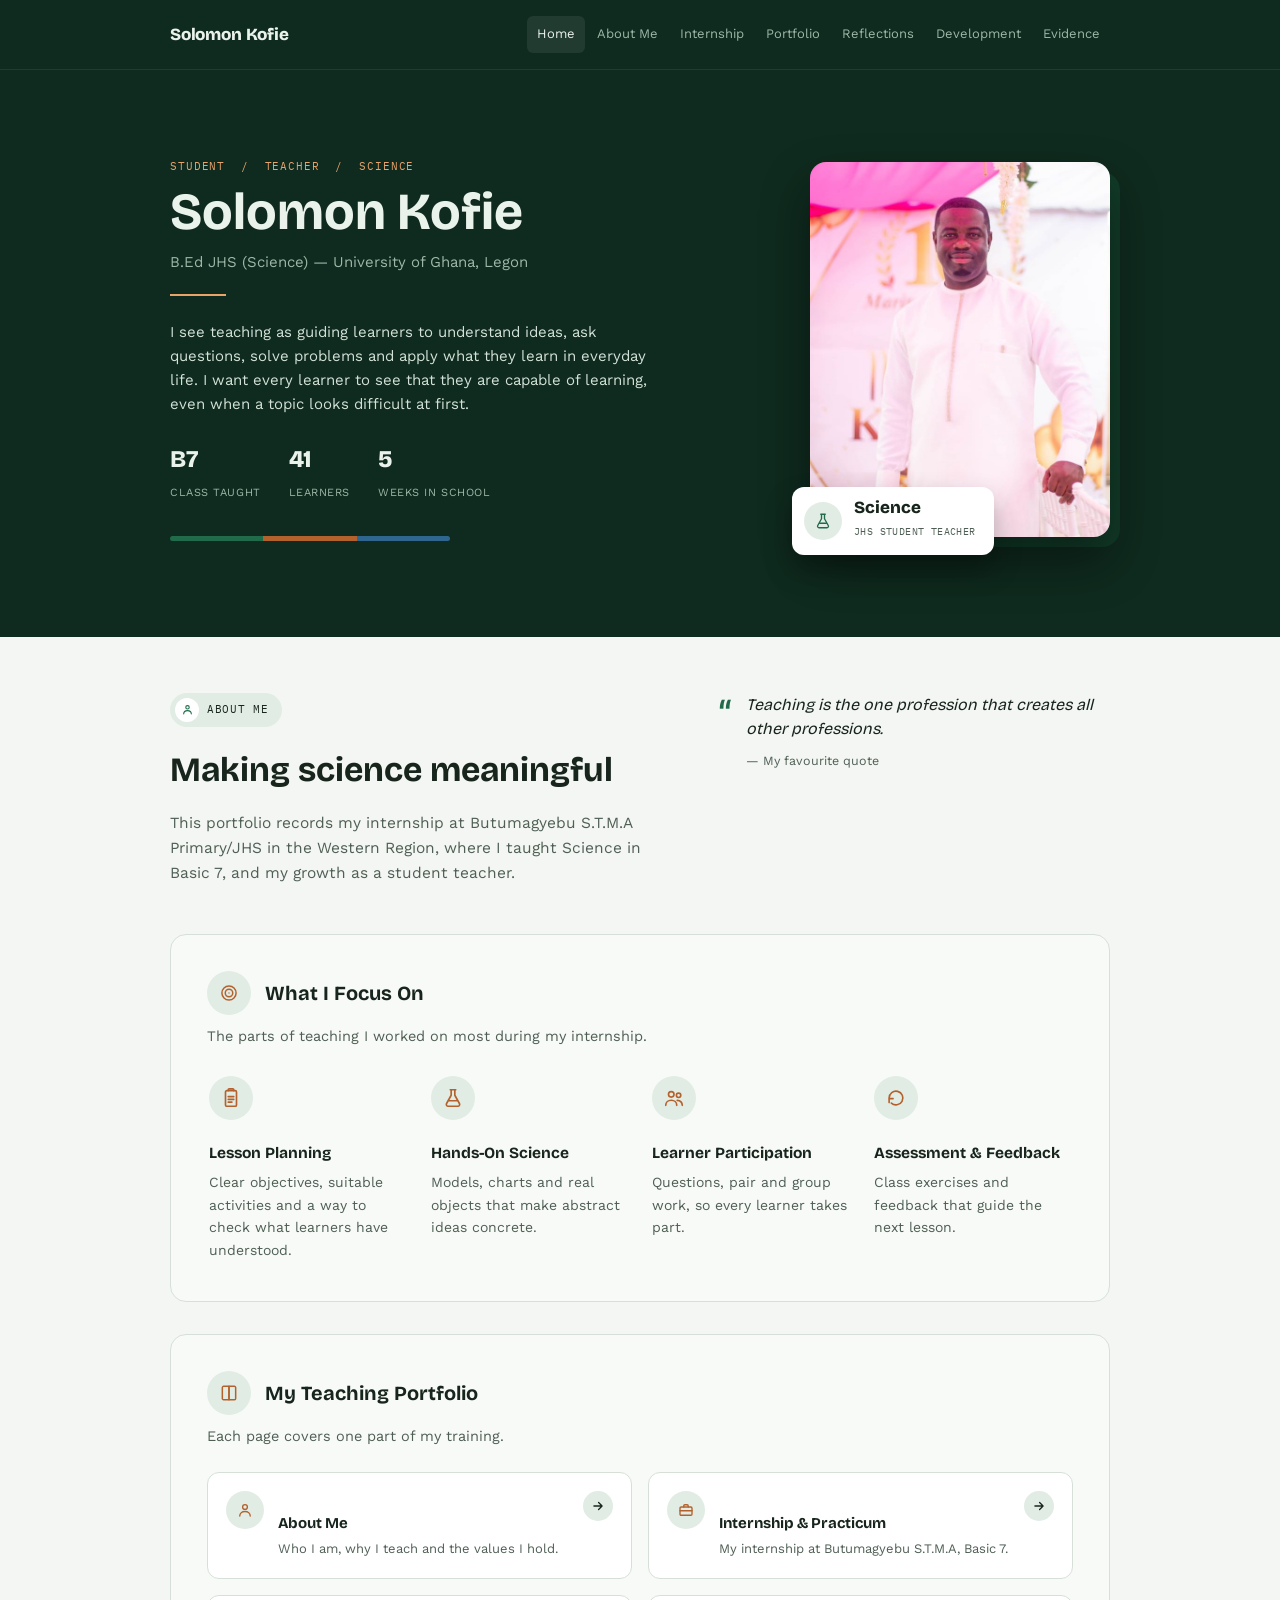
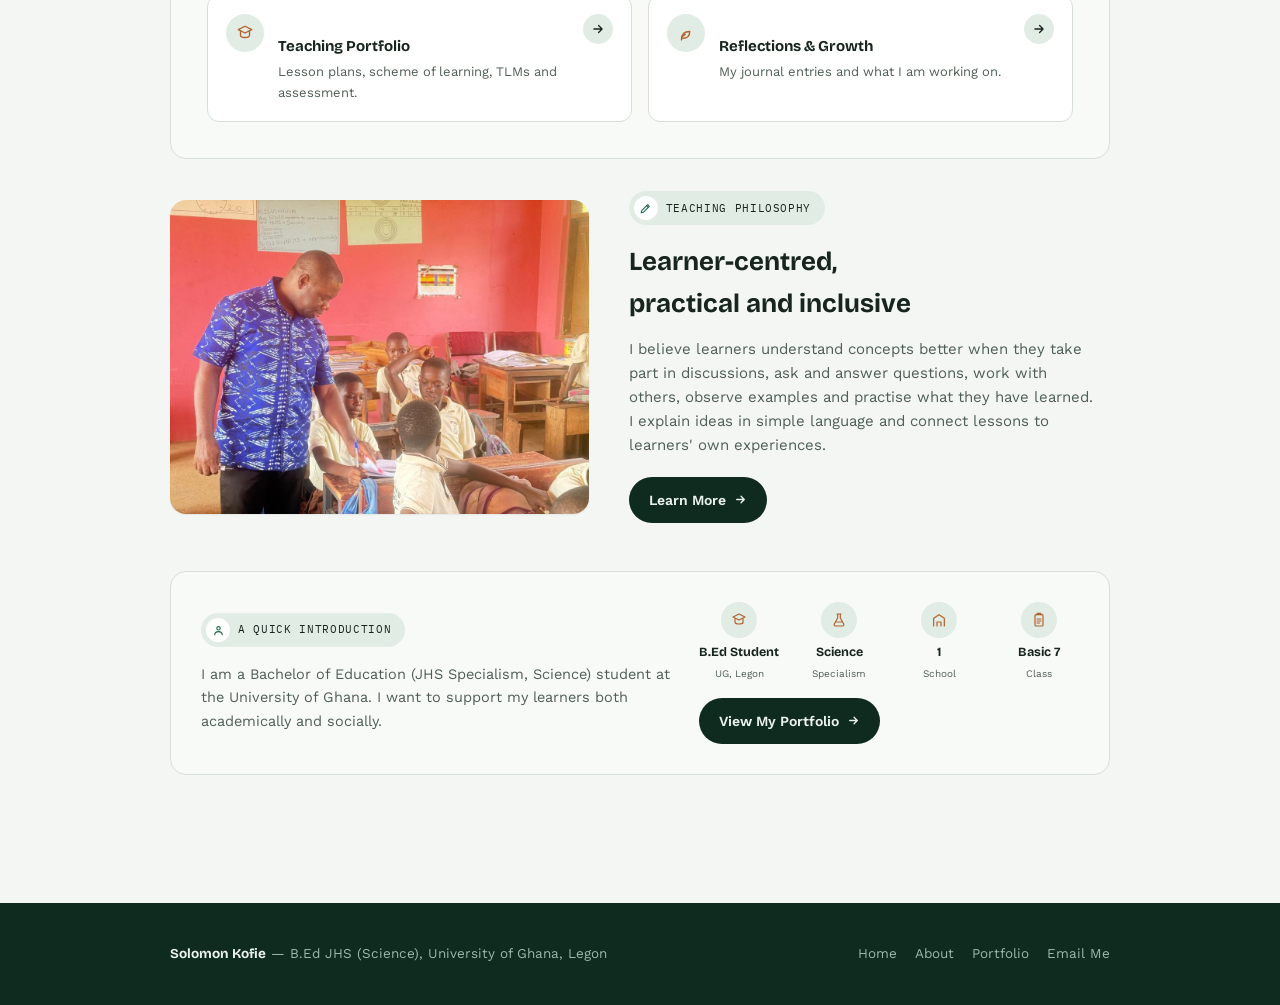
<file: site/index.html>
<!doctype html>
<html lang="en">
<head>
<meta charset="UTF-8">
<meta name="viewport" content="width=device-width, initial-scale=1">
<title>Solomon Kofie — Home</title>
<meta name="description" content="Teaching e-portfolio of Solomon Kofie, B.Ed JHS (Science) student-teacher at the University of Ghana, Legon.">
<link rel="stylesheet" href="https://fonts.googleapis.com/css2?family=Bricolage+Grotesque:opsz,wght@12..96,500;12..96,700;12..96,800&family=Work+Sans:wght@400;500;600;700&family=IBM+Plex+Mono:wght@500&display=swap">
<link rel="stylesheet" href="styles.css">
</head>
<body>

<header class="site">
  <div class="container nav-row">
    <a class="brand" href="index.html">Solomon Kofie</a>
    <button class="nav-toggle" id="navToggle" aria-expanded="false">Menu</button>
    <nav class="links" id="navLinks">
      <a href="index.html" class="active">Home</a>
      <a href="about.html">About Me</a>
      <a href="internship.html">Internship</a>
      <a href="portfolio.html">Portfolio</a>
      <a href="reflections.html">Reflections</a>
      <a href="development.html">Development</a>
      <a href="evidence.html">Evidence</a>
    </nav>
  </div>
</header>

<section class="hero" id="siteHero">
  <div class="container hero-grid">
    <div>
      <span class="eyebrow">Student &nbsp;/&nbsp; Teacher &nbsp;/&nbsp; Science</span>
      <h1>Solomon Kofie</h1>
      <p class="role">B.Ed JHS (Science) — University of Ghana, Legon</p>
      <div class="divider-rule"></div>
      <p class="pitch">I see teaching as guiding learners to understand ideas, ask questions, solve problems and apply what they learn in everyday life. I want every learner to see that they are capable of learning, even when a topic looks difficult at first.</p>
      <div class="stat-row">
        <div class="stat"><b>B7</b><span>Class Taught</span></div>
        <div class="stat"><b>41</b><span>Learners</span></div>
        <div class="stat"><b>5</b><span>Weeks in School</span></div>
      </div>
      <div class="accentbar"><div style="background:var(--gold)"></div><div style="background:var(--green)"></div><div style="background:var(--maroon)"></div></div>
    </div>
    <div class="hero-photo-wrap">
      <img class="hero-photo" style="object-position:center 12%;" src="assets/portrait.jpg" alt="Portrait of Solomon Kofie">
      <div class="hero-badge">
          <div class="badge-icon"><svg width="18" height="18" viewBox="0 0 24 24" fill="none" stroke="currentColor" stroke-width="1.8" stroke-linecap="round" stroke-linejoin="round"><path d="M9 3h6M10 3v6l-5 9a2 2 0 0 0 1.7 3h10.6a2 2 0 0 0 1.7-3l-5-9V3"/><path d="M7.5 15h9"/></svg></div>
          <div><b>Science</b><span>JHS Student Teacher</span></div>
        </div>
    </div>
  </div>
</section>

<main class="container home-page">
  <div class="page">

    <div class="block about-teaser-grid">
      <div>
        <div class="pill-eyebrow"><span class="pill-icon"><svg width="13" height="13" viewBox="0 0 24 24" fill="none" stroke="currentColor" stroke-width="2" stroke-linecap="round" stroke-linejoin="round"><circle cx="12" cy="8" r="3.2"/><path d="M5 20c0-3.5 3-6 7-6s7 2.5 7 6"/></svg></span>About Me</div>
        <h2 style="font-size:clamp(26px,4vw,34px);margin-bottom:14px;">Making science meaningful</h2>
        <p style="color:var(--ink-muted);font-size:15.5px;max-width:56ch;">This portfolio records my internship at Butumagyebu S.T.M.A Primary/JHS in the Western Region, where I taught Science in Basic 7, and my growth as a student teacher.</p>
      </div>
      <div class="testimonial">
          <span class="quote-mark">&ldquo;</span>
          <div>
            <blockquote>Teaching is the one profession that creates all other professions.</blockquote>
            <cite>— My favourite quote</cite>
          </div>
        </div>
    </div>

    <div class="panel">
      <div class="panel-head">
        <div class="focus-icon"><svg width="20" height="20" viewBox="0 0 24 24" fill="none" stroke="currentColor" stroke-width="1.8" stroke-linecap="round" stroke-linejoin="round"><circle cx="12" cy="12" r="8.5"/><circle cx="12" cy="12" r="4.5"/><circle cx="12" cy="12" r=".8" fill="currentColor" stroke="none"/></svg></div>
        <h3>What I Focus On</h3>
      </div>
      <p class="panel-intro">The parts of teaching I worked on most during my internship.</p>
      <div class="focus-grid">
        <div class="focus-card">
          <div class="focus-icon"><svg width="22" height="22" viewBox="0 0 24 24" fill="none" stroke="currentColor" stroke-width="1.8" stroke-linecap="round" stroke-linejoin="round"><rect x="6" y="4" width="12" height="17" rx="1.5"/><path d="M9 4V3a1 1 0 0 1 1-1h4a1 1 0 0 1 1 1v1"/><path d="M9 10.5h6M9 13.5h6M9 16.5h4"/></svg></div>
          <h4>Lesson Planning</h4>
          <p>Clear objectives, suitable activities and a way to check what learners have understood.</p>
        </div>
        <div class="focus-card">
          <div class="focus-icon"><svg width="22" height="22" viewBox="0 0 24 24" fill="none" stroke="currentColor" stroke-width="1.8" stroke-linecap="round" stroke-linejoin="round"><path d="M9 3h6M10 3v6l-5 9a2 2 0 0 0 1.7 3h10.6a2 2 0 0 0 1.7-3l-5-9V3"/><path d="M7.5 15h9"/></svg></div>
          <h4>Hands-On Science</h4>
          <p>Models, charts and real objects that make abstract ideas concrete.</p>
        </div>
        <div class="focus-card">
          <div class="focus-icon"><svg width="22" height="22" viewBox="0 0 24 24" fill="none" stroke="currentColor" stroke-width="1.8" stroke-linecap="round" stroke-linejoin="round"><circle cx="9" cy="8" r="3"/><path d="M3 20c0-3.3 2.7-5.5 6-5.5s6 2.2 6 5.5"/><circle cx="17" cy="9" r="2.4"/><path d="M15.5 14.6c3 .2 5.5 2.1 5.5 5.4"/></svg></div>
          <h4>Learner Participation</h4>
          <p>Questions, pair and group work, so every learner takes part.</p>
        </div>
        <div class="focus-card">
          <div class="focus-icon"><svg width="22" height="22" viewBox="0 0 24 24" fill="none" stroke="currentColor" stroke-width="1.8" stroke-linecap="round" stroke-linejoin="round"><path d="M4.5 12a7.5 7.5 0 1 1 2.4 5.5"/><path d="M4.5 17v-4.3h4.3"/></svg></div>
          <h4>Assessment &amp; Feedback</h4>
          <p>Class exercises and feedback that guide the next lesson.</p>
        </div>
      </div>
    </div>

    <div class="panel">
      <div class="panel-head">
        <div class="focus-icon"><svg width="20" height="20" viewBox="0 0 24 24" fill="none" stroke="currentColor" stroke-width="1.8" stroke-linecap="round" stroke-linejoin="round"><path d="M4 5.5C4 4.7 4.7 4 5.5 4H12v16H5.5A1.5 1.5 0 0 1 4 18.5z"/><path d="M20 5.5c0-.8-.7-1.5-1.5-1.5H12v16h6.5a1.5 1.5 0 0 0 1.5-1.5z"/></svg></div>
        <h3>My Teaching Portfolio</h3>
      </div>
      <p class="panel-intro">Each page covers one part of my training.</p>
      <div class="link-grid">
        <a class="link-card" href="about.html">
          <div class="focus-icon"><svg width="18" height="18" viewBox="0 0 24 24" fill="none" stroke="currentColor" stroke-width="1.8" stroke-linecap="round" stroke-linejoin="round"><circle cx="12" cy="8" r="3.2"/><path d="M5 20c0-3.5 3-6 7-6s7 2.5 7 6"/></svg></div>
          <div class="link-body">
            <h4>About Me</h4>
            <p>Who I am, why I teach and the values I hold.</p>
          </div>
          <div class="link-arrow"><svg width="14" height="14" viewBox="0 0 24 24" fill="none" stroke="currentColor" stroke-width="2.2" stroke-linecap="round" stroke-linejoin="round"><path d="M5 12h13M13 6l6 6-6 6"/></svg></div>
        </a>
        <a class="link-card" href="internship.html">
          <div class="focus-icon"><svg width="18" height="18" viewBox="0 0 24 24" fill="none" stroke="currentColor" stroke-width="1.8" stroke-linecap="round" stroke-linejoin="round"><rect x="4" y="8" width="16" height="11" rx="1.5"/><path d="M9 8V6.5A1.5 1.5 0 0 1 10.5 5h3A1.5 1.5 0 0 1 15 6.5V8"/><path d="M4 13h16"/></svg></div>
          <div class="link-body">
            <h4>Internship &amp; Practicum</h4>
            <p>My internship at Butumagyebu S.T.M.A, Basic 7.</p>
          </div>
          <div class="link-arrow"><svg width="14" height="14" viewBox="0 0 24 24" fill="none" stroke="currentColor" stroke-width="2.2" stroke-linecap="round" stroke-linejoin="round"><path d="M5 12h13M13 6l6 6-6 6"/></svg></div>
        </a>
        <a class="link-card" href="portfolio.html">
          <div class="focus-icon"><svg width="18" height="18" viewBox="0 0 24 24" fill="none" stroke="currentColor" stroke-width="1.8" stroke-linecap="round" stroke-linejoin="round"><path d="M12 3l9 4.5-9 4.5-9-4.5z"/><path d="M6 10v5c0 1.5 2.7 3 6 3s6-1.5 6-3v-5"/></svg></div>
          <div class="link-body">
            <h4>Teaching Portfolio</h4>
            <p>Lesson plans, scheme of learning, TLMs and assessment.</p>
          </div>
          <div class="link-arrow"><svg width="14" height="14" viewBox="0 0 24 24" fill="none" stroke="currentColor" stroke-width="2.2" stroke-linecap="round" stroke-linejoin="round"><path d="M5 12h13M13 6l6 6-6 6"/></svg></div>
        </a>
        <a class="link-card" href="reflections.html">
          <div class="focus-icon"><svg width="18" height="18" viewBox="0 0 24 24" fill="none" stroke="currentColor" stroke-width="1.8" stroke-linecap="round" stroke-linejoin="round"><path d="M6 21c0-7 4-11 11-11 0 6-3 9-9 9"/><path d="M6 21c0-4 2-6 5-7"/></svg></div>
          <div class="link-body">
            <h4>Reflections &amp; Growth</h4>
            <p>My journal entries and what I am working on.</p>
          </div>
          <div class="link-arrow"><svg width="14" height="14" viewBox="0 0 24 24" fill="none" stroke="currentColor" stroke-width="2.2" stroke-linecap="round" stroke-linejoin="round"><path d="M5 12h13M13 6l6 6-6 6"/></svg></div>
        </a>
      </div>
    </div>

    <div class="block philosophy-split">
      <img class="philosophy-photo" style="object-position:center 30%;" src="assets/class-4.jpg" alt="Solomon Kofie helping a learner in his Basic 7 class">
      <div>
        <div class="pill-eyebrow"><span class="pill-icon"><svg width="13" height="13" viewBox="0 0 24 24" fill="none" stroke="currentColor" stroke-width="2" stroke-linecap="round" stroke-linejoin="round"><path d="M4 20l1-4L16 5l3 3L8 19l-4 1z"/><path d="M14 7l3 3"/></svg></span>Teaching Philosophy</div>
        <h3 style="font-size:clamp(22px,3.2vw,26px);margin-bottom:12px;">Learner-centred, practical and inclusive</h3>
        <p style="color:var(--ink-muted);font-size:15px;max-width:52ch;margin-bottom:20px;">I believe learners understand concepts better when they take part in discussions, ask and answer questions, work with others, observe examples and practise what they have learned. I explain ideas in simple language and connect lessons to learners' own experiences.</p>
        <a class="btn-dark" href="about.html">Learn More <svg width="13" height="13" viewBox="0 0 24 24" fill="none" stroke="currentColor" stroke-width="2.4" stroke-linecap="round" stroke-linejoin="round"><path d="M5 12h13M13 6l6 6-6 6"/></svg></a>
      </div>
    </div>

    <div class="block intro-bar">
      <div class="intro-text">
        <div class="pill-eyebrow"><span class="pill-icon"><svg width="13" height="13" viewBox="0 0 24 24" fill="none" stroke="currentColor" stroke-width="2" stroke-linecap="round" stroke-linejoin="round"><circle cx="12" cy="8" r="3.2"/><path d="M5 20c0-3.5 3-6 7-6s7 2.5 7 6"/></svg></span>A Quick Introduction</div>
        <p style="font-size:14.5px;color:var(--ink-muted);max-width:56ch;">I am a Bachelor of Education (JHS Specialism, Science) student at the University of Ghana. I want to support my learners both academically and socially.</p>
      </div>
      <div class="intro-side">
        <div class="mini-stats">
          <div class="mini-stat">
            <div class="focus-icon"><svg width="16" height="16" viewBox="0 0 24 24" fill="none" stroke="currentColor" stroke-width="1.8" stroke-linecap="round" stroke-linejoin="round"><path d="M12 3l9 4.5-9 4.5-9-4.5z"/><path d="M6 10v5c0 1.5 2.7 3 6 3s6-1.5 6-3v-5"/></svg></div>
            <b>B.Ed Student</b><span>UG, Legon</span>
          </div>
          <div class="mini-stat">
            <div class="focus-icon"><svg width="16" height="16" viewBox="0 0 24 24" fill="none" stroke="currentColor" stroke-width="1.8" stroke-linecap="round" stroke-linejoin="round"><path d="M9 3h6M10 3v6l-5 9a2 2 0 0 0 1.7 3h10.6a2 2 0 0 0 1.7-3l-5-9V3"/><path d="M7.5 15h9"/></svg></div>
            <b>Science</b><span>Specialism</span>
          </div>
          <div class="mini-stat">
            <div class="focus-icon"><svg width="16" height="16" viewBox="0 0 24 24" fill="none" stroke="currentColor" stroke-width="1.8" stroke-linecap="round" stroke-linejoin="round"><path d="M4 21V9.5L12 4l8 5.5V21"/><path d="M9 21v-6h6v6"/></svg></div>
            <b>1</b><span>School</span>
          </div>
          <div class="mini-stat">
            <div class="focus-icon"><svg width="16" height="16" viewBox="0 0 24 24" fill="none" stroke="currentColor" stroke-width="1.8" stroke-linecap="round" stroke-linejoin="round"><rect x="6" y="4" width="12" height="17" rx="1.5"/><path d="M9 4V3a1 1 0 0 1 1-1h4a1 1 0 0 1 1 1v1"/><path d="M9 10.5h6M9 13.5h6M9 16.5h4"/></svg></div>
            <b>Basic 7</b><span>Class</span>
          </div>
        </div>
        <a class="btn-dark" href="portfolio.html">View My Portfolio <svg width="13" height="13" viewBox="0 0 24 24" fill="none" stroke="currentColor" stroke-width="2.4" stroke-linecap="round" stroke-linejoin="round"><path d="M5 12h13M13 6l6 6-6 6"/></svg></a>
      </div>
    </div>
  </div>
</main>

<footer class="site">
  <div class="container">
    <div><strong>Solomon Kofie</strong> — B.Ed JHS (Science), University of Ghana, Legon</div>
    <div class="foot-links">
      <a href="index.html">Home</a>
      <a href="about.html">About</a>
      <a href="portfolio.html">Portfolio</a>
      <a href="mailto:solomonkofie80@gmail.com">Email Me</a>
    </div>
  </div>
</footer>

<script>
(function(){
  var navToggle = document.getElementById("navToggle");
  var navEl = document.getElementById("navLinks");
  navToggle.addEventListener("click", function(){
    var open = navEl.classList.toggle("open");
    navToggle.setAttribute("aria-expanded", open ? "true" : "false");
  });
})();
</script>
</body>
</html>
</file>
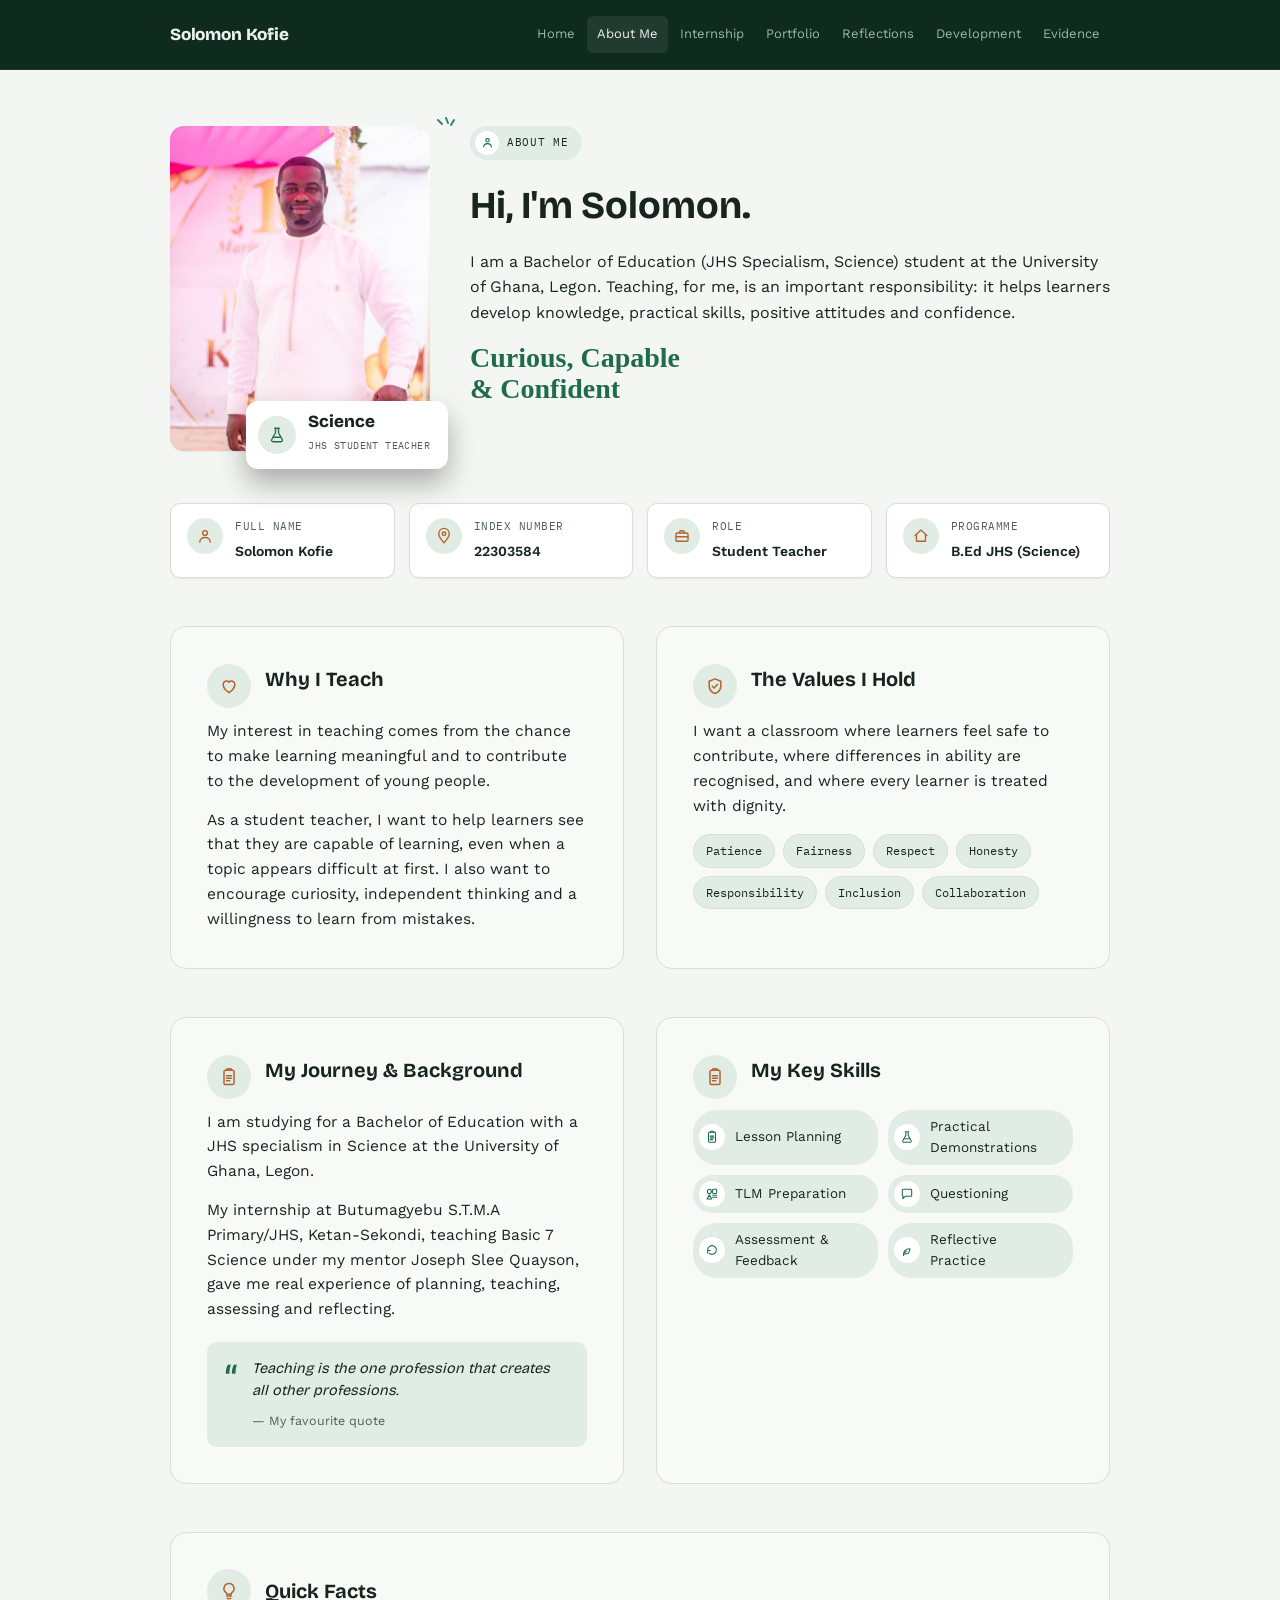
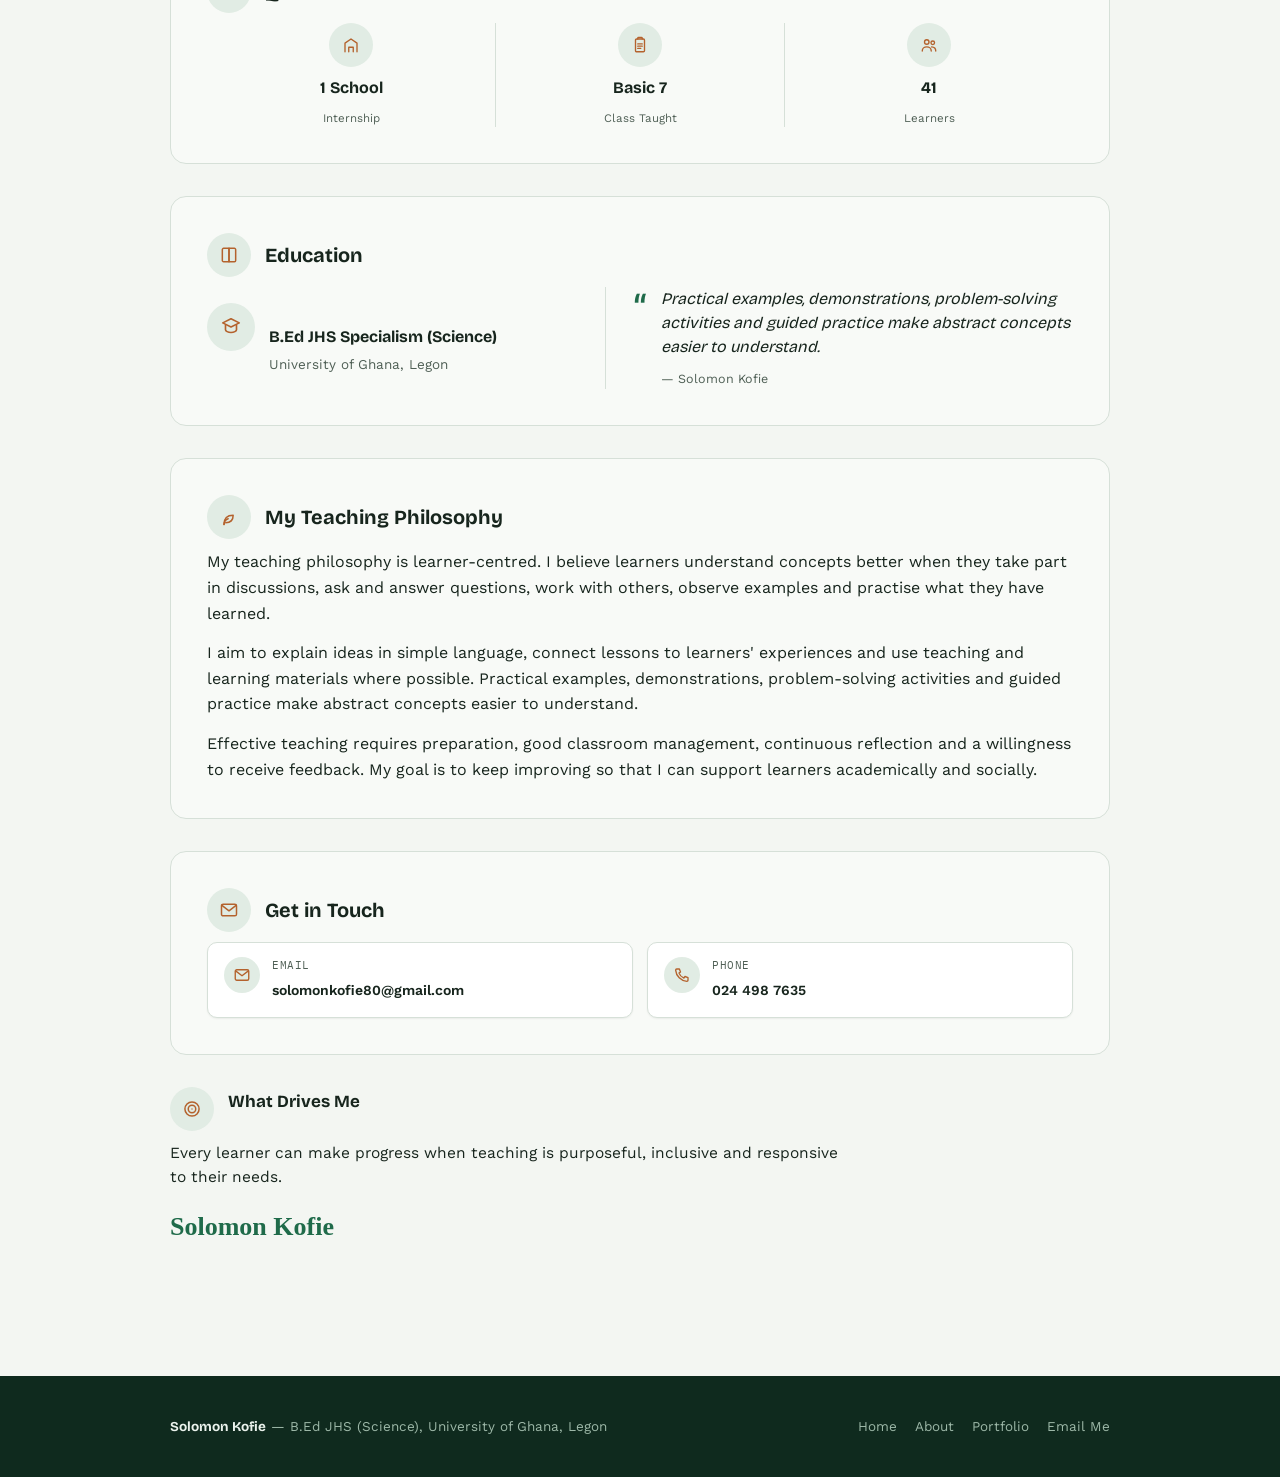
<file: site/about.html>
<!doctype html>
<html lang="en">
<head>
<meta charset="UTF-8">
<meta name="viewport" content="width=device-width, initial-scale=1">
<title>Solomon Kofie — About Me</title>
<meta name="description" content="Teaching e-portfolio of Solomon Kofie, B.Ed JHS (Science) student-teacher at the University of Ghana, Legon.">
<link rel="stylesheet" href="https://fonts.googleapis.com/css2?family=Bricolage+Grotesque:opsz,wght@12..96,500;12..96,700;12..96,800&family=Work+Sans:wght@400;500;600;700&family=IBM+Plex+Mono:wght@500&display=swap">
<link rel="stylesheet" href="styles.css">
</head>
<body>

<header class="site">
  <div class="container nav-row">
    <a class="brand" href="index.html">Solomon Kofie</a>
    <button class="nav-toggle" id="navToggle" aria-expanded="false">Menu</button>
    <nav class="links" id="navLinks">
      <a href="index.html">Home</a>
      <a href="about.html" class="active">About Me</a>
      <a href="internship.html">Internship</a>
      <a href="portfolio.html">Portfolio</a>
      <a href="reflections.html">Reflections</a>
      <a href="development.html">Development</a>
      <a href="evidence.html">Evidence</a>
    </nav>
  </div>
</header>

<main class="container">
  <div class="page">

    <div class="about-split">
      <div style="position:relative;">
        <div class="photo-ticks"><svg width="24" height="34" viewBox="0 0 24 34" fill="none" stroke="currentColor" stroke-width="2" stroke-linecap="round"><path d="M2 4l4 4"/><path d="M10 2l2 5"/><path d="M18 4l-3 5"/></svg></div>
        <img class="about-photo" style="object-position:center 12%;" src="assets/portrait.jpg" alt="Portrait of Solomon Kofie">
        <div class="hero-badge" style="position:absolute;right:-18px;bottom:-18px;left:auto;">
          <div class="badge-icon"><svg width="18" height="18" viewBox="0 0 24 24" fill="none" stroke="currentColor" stroke-width="1.8" stroke-linecap="round" stroke-linejoin="round"><path d="M9 3h6M10 3v6l-5 9a2 2 0 0 0 1.7 3h10.6a2 2 0 0 0 1.7-3l-5-9V3"/><path d="M7.5 15h9"/></svg></div>
          <div><b>Science</b><span>JHS Student Teacher</span></div>
        </div>
      </div>
      <div class="about-greet">
        <div class="pill-eyebrow"><span class="pill-icon"><svg width="13" height="13" viewBox="0 0 24 24" fill="none" stroke="currentColor" stroke-width="2" stroke-linecap="round" stroke-linejoin="round"><circle cx="12" cy="8" r="3.2"/><path d="M5 20c0-3.5 3-6 7-6s7 2.5 7 6"/></svg></span>About Me</div>
        <h3 style="font-size:clamp(28px,4.4vw,38px);">Hi, I'm Solomon.</h3>
        <p class="body-text">I am a Bachelor of Education (JHS Specialism, Science) student at the University of Ghana, Legon. Teaching, for me, is an important responsibility: it helps learners develop knowledge, practical skills, positive attitudes and confidence.</p>
        <div class="tagline-script">Curious, Capable<br>&amp; Confident</div>
      </div>
    </div>

    <div class="block">
      <div class="info-grid">
        <div class="info-item">
          <div class="info-icon"><svg width="18" height="18" viewBox="0 0 24 24" fill="none" stroke="currentColor" stroke-width="1.8" stroke-linecap="round" stroke-linejoin="round"><circle cx="12" cy="8" r="3.2"/><path d="M5 20c0-3.5 3-6 7-6s7 2.5 7 6"/></svg></div>
          <div><span class="info-label">Full Name</span><span class="info-value">Solomon Kofie</span></div>
        </div>
        <div class="info-item">
          <div class="info-icon"><svg width="18" height="18" viewBox="0 0 24 24" fill="none" stroke="currentColor" stroke-width="1.8" stroke-linecap="round" stroke-linejoin="round"><path d="M12 21s7-7.2 7-12.2a7 7 0 1 0-14 0C5 13.8 12 21 12 21z"/><circle cx="12" cy="9" r="2.4"/></svg></div>
          <div><span class="info-label">Index Number</span><span class="info-value">22303584</span></div>
        </div>
        <div class="info-item">
          <div class="info-icon"><svg width="18" height="18" viewBox="0 0 24 24" fill="none" stroke="currentColor" stroke-width="1.8" stroke-linecap="round" stroke-linejoin="round"><rect x="4" y="8" width="16" height="11" rx="1.5"/><path d="M9 8V6.5A1.5 1.5 0 0 1 10.5 5h3A1.5 1.5 0 0 1 15 6.5V8"/><path d="M4 13h16"/></svg></div>
          <div><span class="info-label">Role</span><span class="info-value">Student Teacher</span></div>
        </div>
        <div class="info-item">
          <div class="info-icon"><svg width="18" height="18" viewBox="0 0 24 24" fill="none" stroke="currentColor" stroke-width="1.8" stroke-linecap="round" stroke-linejoin="round"><path d="M4 11.5L12 4l8 7.5"/><path d="M6 10v9h12v-9"/></svg></div>
          <div><span class="info-label">Programme</span><span class="info-value">B.Ed JHS (Science)</span></div>
        </div>
      </div>
    </div>

    <div class="two-col block">
      <div class="panel" style="margin-bottom:0;">
        <div class="panel-head">
        <div class="focus-icon"><svg width="20" height="20" viewBox="0 0 24 24" fill="none" stroke="currentColor" stroke-width="1.8" stroke-linecap="round" stroke-linejoin="round"><path d="M12 20s-7-4.4-7-10a4 4 0 0 1 7-2.6A4 4 0 0 1 19 10c0 5.6-7 10-7 10z"/></svg></div>
        <h3>Why I Teach</h3>
      </div>
        <p class="body-text">My interest in teaching comes from the chance to make learning meaningful and to contribute to the development of young people.</p>
        <p class="body-text" style="margin-top:14px;">As a student teacher, I want to help learners see that they are capable of learning, even when a topic appears difficult at first. I also want to encourage curiosity, independent thinking and a willingness to learn from mistakes.</p>
      </div>
      <div class="panel" style="margin-bottom:0;">
        <div class="panel-head">
        <div class="focus-icon"><svg width="20" height="20" viewBox="0 0 24 24" fill="none" stroke="currentColor" stroke-width="1.8" stroke-linecap="round" stroke-linejoin="round"><path d="M12 3.5l7 2.8v5.2c0 5-3 8.3-7 9.5-4-1.2-7-4.5-7-9.5V6.3z"/><path d="M8.8 12.2l2.1 2.1 4.3-4.3"/></svg></div>
        <h3>The Values I Hold</h3>
      </div>
        <p class="body-text">I want a classroom where learners feel safe to contribute, where differences in ability are recognised, and where every learner is treated with dignity.</p>
        <div class="chip-row" style="margin-top:16px;">
            <span class="chip">Patience</span>
            <span class="chip">Fairness</span>
            <span class="chip">Respect</span>
            <span class="chip">Honesty</span>
            <span class="chip">Responsibility</span>
            <span class="chip">Inclusion</span>
            <span class="chip">Collaboration</span>
        </div>
      </div>
    </div>

    <div class="two-col block">
      <div class="panel" style="margin-bottom:0;">
        <div class="panel-head">
        <div class="focus-icon"><svg width="20" height="20" viewBox="0 0 24 24" fill="none" stroke="currentColor" stroke-width="1.8" stroke-linecap="round" stroke-linejoin="round"><rect x="6" y="4" width="12" height="17" rx="1.5"/><path d="M9 4V3a1 1 0 0 1 1-1h4a1 1 0 0 1 1 1v1"/><path d="M9 10.5h6M9 13.5h6M9 16.5h4"/></svg></div>
        <h3>My Journey &amp; Background</h3>
      </div>
        <p class="body-text">I am studying for a Bachelor of Education with a JHS specialism in Science at the University of Ghana, Legon.</p>
        <p class="body-text" style="margin-top:14px;">My internship at Butumagyebu S.T.M.A Primary/JHS, Ketan-Sekondi, teaching Basic 7 Science under my mentor Joseph Slee Quayson, gave me real experience of planning, teaching, assessing and reflecting.</p>
        <div class="testimonial" style="margin-top:20px;background:var(--chip-bg);border-radius:10px;padding:16px 18px;">
          <span class="quote-mark">&ldquo;</span>
          <div>
            <blockquote style="font-size:14.5px;">Teaching is the one profession that creates all other professions.</blockquote>
            <cite>— My favourite quote</cite>
          </div>
        </div>
      </div>
      <div class="panel" style="margin-bottom:0;">
        <div class="panel-head">
        <div class="focus-icon"><svg width="20" height="20" viewBox="0 0 24 24" fill="none" stroke="currentColor" stroke-width="1.8" stroke-linecap="round" stroke-linejoin="round"><rect x="6" y="4" width="12" height="17" rx="1.5"/><path d="M9 4V3a1 1 0 0 1 1-1h4a1 1 0 0 1 1 1v1"/><path d="M9 10.5h6M9 13.5h6M9 16.5h4"/></svg></div>
        <h3>My Key Skills</h3>
      </div>
        <div class="skill-grid">
          <div class="skill-chip"><span class="chip-ico"><svg width="14" height="14" viewBox="0 0 24 24" fill="none" stroke="currentColor" stroke-width="1.8" stroke-linecap="round" stroke-linejoin="round"><rect x="6" y="4" width="12" height="17" rx="1.5"/><path d="M9 4V3a1 1 0 0 1 1-1h4a1 1 0 0 1 1 1v1"/><path d="M9 10.5h6M9 13.5h6M9 16.5h4"/></svg></span>Lesson Planning</div>
          <div class="skill-chip"><span class="chip-ico"><svg width="14" height="14" viewBox="0 0 24 24" fill="none" stroke="currentColor" stroke-width="1.8" stroke-linecap="round" stroke-linejoin="round"><path d="M9 3h6M10 3v6l-5 9a2 2 0 0 0 1.7 3h10.6a2 2 0 0 0 1.7-3l-5-9V3"/><path d="M7.5 15h9"/></svg></span>Practical Demonstrations</div>
          <div class="skill-chip"><span class="chip-ico"><svg width="14" height="14" viewBox="0 0 24 24" fill="none" stroke="currentColor" stroke-width="1.8" stroke-linecap="round" stroke-linejoin="round"><circle cx="7.5" cy="7.5" r="3.5"/><rect x="13" y="4" width="7" height="7" rx="1"/><path d="M7.5 13.5l4 7h-8z"/><path d="M13 14h7M13 17.5h7"/></svg></span>TLM Preparation</div>
          <div class="skill-chip"><span class="chip-ico"><svg width="14" height="14" viewBox="0 0 24 24" fill="none" stroke="currentColor" stroke-width="1.8" stroke-linecap="round" stroke-linejoin="round"><path d="M4 5.5A1.5 1.5 0 0 1 5.5 4h13A1.5 1.5 0 0 1 20 5.5v9A1.5 1.5 0 0 1 18.5 16H9l-4 4v-4H5.5A1.5 1.5 0 0 1 4 14.5z"/></svg></span>Questioning</div>
          <div class="skill-chip"><span class="chip-ico"><svg width="14" height="14" viewBox="0 0 24 24" fill="none" stroke="currentColor" stroke-width="1.8" stroke-linecap="round" stroke-linejoin="round"><path d="M4.5 12a7.5 7.5 0 1 1 2.4 5.5"/><path d="M4.5 17v-4.3h4.3"/></svg></span>Assessment &amp; Feedback</div>
          <div class="skill-chip"><span class="chip-ico"><svg width="14" height="14" viewBox="0 0 24 24" fill="none" stroke="currentColor" stroke-width="1.8" stroke-linecap="round" stroke-linejoin="round"><path d="M6 21c0-7 4-11 11-11 0 6-3 9-9 9"/><path d="M6 21c0-4 2-6 5-7"/></svg></span>Reflective Practice</div>
        </div>
      </div>
    </div>

    <div class="panel">
      <div class="panel-head">
        <div class="focus-icon"><svg width="20" height="20" viewBox="0 0 24 24" fill="none" stroke="currentColor" stroke-width="1.8" stroke-linecap="round" stroke-linejoin="round"><path d="M9 18h6M10 21h4"/><path d="M12 3a6 6 0 0 0-3.5 10.9c.5.4.8 1 .8 1.6v.5h5.4v-.5c0-.6.3-1.2.8-1.6A6 6 0 0 0 12 3z"/></svg></div>
        <h3>Quick Facts</h3>
      </div>
      <div class="stat-trio">
        <div class="stat-trio-item">
          <div class="focus-icon"><svg width="18" height="18" viewBox="0 0 24 24" fill="none" stroke="currentColor" stroke-width="1.8" stroke-linecap="round" stroke-linejoin="round"><path d="M4 21V9.5L12 4l8 5.5V21"/><path d="M9 21v-6h6v6"/></svg></div>
          <b>1 School</b><span>Internship</span>
        </div>
        <div class="stat-trio-item">
          <div class="focus-icon"><svg width="18" height="18" viewBox="0 0 24 24" fill="none" stroke="currentColor" stroke-width="1.8" stroke-linecap="round" stroke-linejoin="round"><rect x="6" y="4" width="12" height="17" rx="1.5"/><path d="M9 4V3a1 1 0 0 1 1-1h4a1 1 0 0 1 1 1v1"/><path d="M9 10.5h6M9 13.5h6M9 16.5h4"/></svg></div>
          <b>Basic 7</b><span>Class Taught</span>
        </div>
        <div class="stat-trio-item">
          <div class="focus-icon"><svg width="18" height="18" viewBox="0 0 24 24" fill="none" stroke="currentColor" stroke-width="1.8" stroke-linecap="round" stroke-linejoin="round"><circle cx="9" cy="8" r="3"/><path d="M3 20c0-3.3 2.7-5.5 6-5.5s6 2.2 6 5.5"/><circle cx="17" cy="9" r="2.4"/><path d="M15.5 14.6c3 .2 5.5 2.1 5.5 5.4"/></svg></div>
          <b>41</b><span>Learners</span>
        </div>
      </div>
    </div>

    <div class="panel">
      <div class="panel-head">
        <div class="focus-icon"><svg width="20" height="20" viewBox="0 0 24 24" fill="none" stroke="currentColor" stroke-width="1.8" stroke-linecap="round" stroke-linejoin="round"><path d="M4 5.5C4 4.7 4.7 4 5.5 4H12v16H5.5A1.5 1.5 0 0 1 4 18.5z"/><path d="M20 5.5c0-.8-.7-1.5-1.5-1.5H12v16h6.5a1.5 1.5 0 0 0 1.5-1.5z"/></svg></div>
        <h3>Education</h3>
      </div>
      <div class="edu-row">
        <div class="edu-info">
          <div class="focus-icon"><svg width="22" height="22" viewBox="0 0 24 24" fill="none" stroke="currentColor" stroke-width="1.8" stroke-linecap="round" stroke-linejoin="round"><path d="M12 3l9 4.5-9 4.5-9-4.5z"/><path d="M6 10v5c0 1.5 2.7 3 6 3s6-1.5 6-3v-5"/></svg></div>
          <div>
            <h4>B.Ed JHS Specialism (Science)</h4>
            <p>University of Ghana, Legon</p>
          </div>
        </div>
        <div class="testimonial">
          <span class="quote-mark">&ldquo;</span>
          <div>
            <blockquote>Practical examples, demonstrations, problem-solving activities and guided practice make abstract concepts easier to understand.</blockquote>
            <cite>— Solomon Kofie</cite>
          </div>
        </div>
      </div>
    </div>

    <div class="panel">
      <div class="panel-head">
        <div class="focus-icon"><svg width="20" height="20" viewBox="0 0 24 24" fill="none" stroke="currentColor" stroke-width="1.8" stroke-linecap="round" stroke-linejoin="round"><path d="M6 21c0-7 4-11 11-11 0 6-3 9-9 9"/><path d="M6 21c0-4 2-6 5-7"/></svg></div>
        <h3>My Teaching Philosophy</h3>
      </div>
      <p class="body-text">My teaching philosophy is learner-centred. I believe learners understand concepts better when they take part in discussions, ask and answer questions, work with others, observe examples and practise what they have learned.</p>
      <p class="body-text" style="margin-top:14px;">I aim to explain ideas in simple language, connect lessons to learners' experiences and use teaching and learning materials where possible. Practical examples, demonstrations, problem-solving activities and guided practice make abstract concepts easier to understand.</p>
      <p class="body-text" style="margin-top:14px;">Effective teaching requires preparation, good classroom management, continuous reflection and a willingness to receive feedback. My goal is to keep improving so that I can support learners academically and socially.</p>
    </div>

    <div class="panel" id="contact">
      <div class="panel-head">
        <div class="focus-icon"><svg width="20" height="20" viewBox="0 0 24 24" fill="none" stroke="currentColor" stroke-width="1.8" stroke-linecap="round" stroke-linejoin="round"><rect x="3" y="5" width="18" height="14" rx="2"/><path d="M3.5 6.5l8.5 6.5 8.5-6.5"/></svg></div>
        <h3>Get in Touch</h3>
      </div>
      <div class="info-grid">
        <a class="info-item" href="mailto:solomonkofie80@gmail.com" style="text-decoration:none;color:inherit;">
          <div class="info-icon"><svg width="18" height="18" viewBox="0 0 24 24" fill="none" stroke="currentColor" stroke-width="1.8" stroke-linecap="round" stroke-linejoin="round"><rect x="3" y="5" width="18" height="14" rx="2"/><path d="M3.5 6.5l8.5 6.5 8.5-6.5"/></svg></div>
          <div><span class="info-label">Email</span><span class="info-value">solomonkofie80@gmail.com</span></div>
        </a>
        <a class="info-item" href="tel:+233244987635" style="text-decoration:none;color:inherit;">
          <div class="info-icon"><svg width="18" height="18" viewBox="0 0 24 24" fill="none" stroke="currentColor" stroke-width="1.8" stroke-linecap="round" stroke-linejoin="round"><path d="M5 4h3.5l1.5 4-2 1.5a11 11 0 0 0 6.5 6.5l1.5-2 4 1.5V19a1.5 1.5 0 0 1-1.5 1.5A16.5 16.5 0 0 1 3.5 5.5 1.5 1.5 0 0 1 5 4z"/></svg></div>
          <div><span class="info-label">Phone</span><span class="info-value">024 498 7635</span></div>
        </a>
      </div>
    </div>

    <div class="block">
      <div>
        <div class="panel-head" style="margin-bottom:10px;">
          <div class="focus-icon"><svg width="20" height="20" viewBox="0 0 24 24" fill="none" stroke="currentColor" stroke-width="1.8" stroke-linecap="round" stroke-linejoin="round"><circle cx="12" cy="12" r="8.5"/><circle cx="12" cy="12" r="4.5"/><circle cx="12" cy="12" r=".8" fill="currentColor" stroke="none"/></svg></div>
          <h3 style="font-size:17px;">What Drives Me</h3>
        </div>
        <p class="body-text">Every learner can make progress when teaching is purposeful, inclusive and responsive to their needs.</p>
        <div class="signature">Solomon Kofie</div>
      </div>
    </div>
  </div>
</main>

<footer class="site">
  <div class="container">
    <div><strong>Solomon Kofie</strong> — B.Ed JHS (Science), University of Ghana, Legon</div>
    <div class="foot-links">
      <a href="index.html">Home</a>
      <a href="about.html">About</a>
      <a href="portfolio.html">Portfolio</a>
      <a href="mailto:solomonkofie80@gmail.com">Email Me</a>
    </div>
  </div>
</footer>

<script>
(function(){
  var navToggle = document.getElementById("navToggle");
  var navEl = document.getElementById("navLinks");
  navToggle.addEventListener("click", function(){
    var open = navEl.classList.toggle("open");
    navToggle.setAttribute("aria-expanded", open ? "true" : "false");
  });
})();
</script>
</body>
</html>
</file>
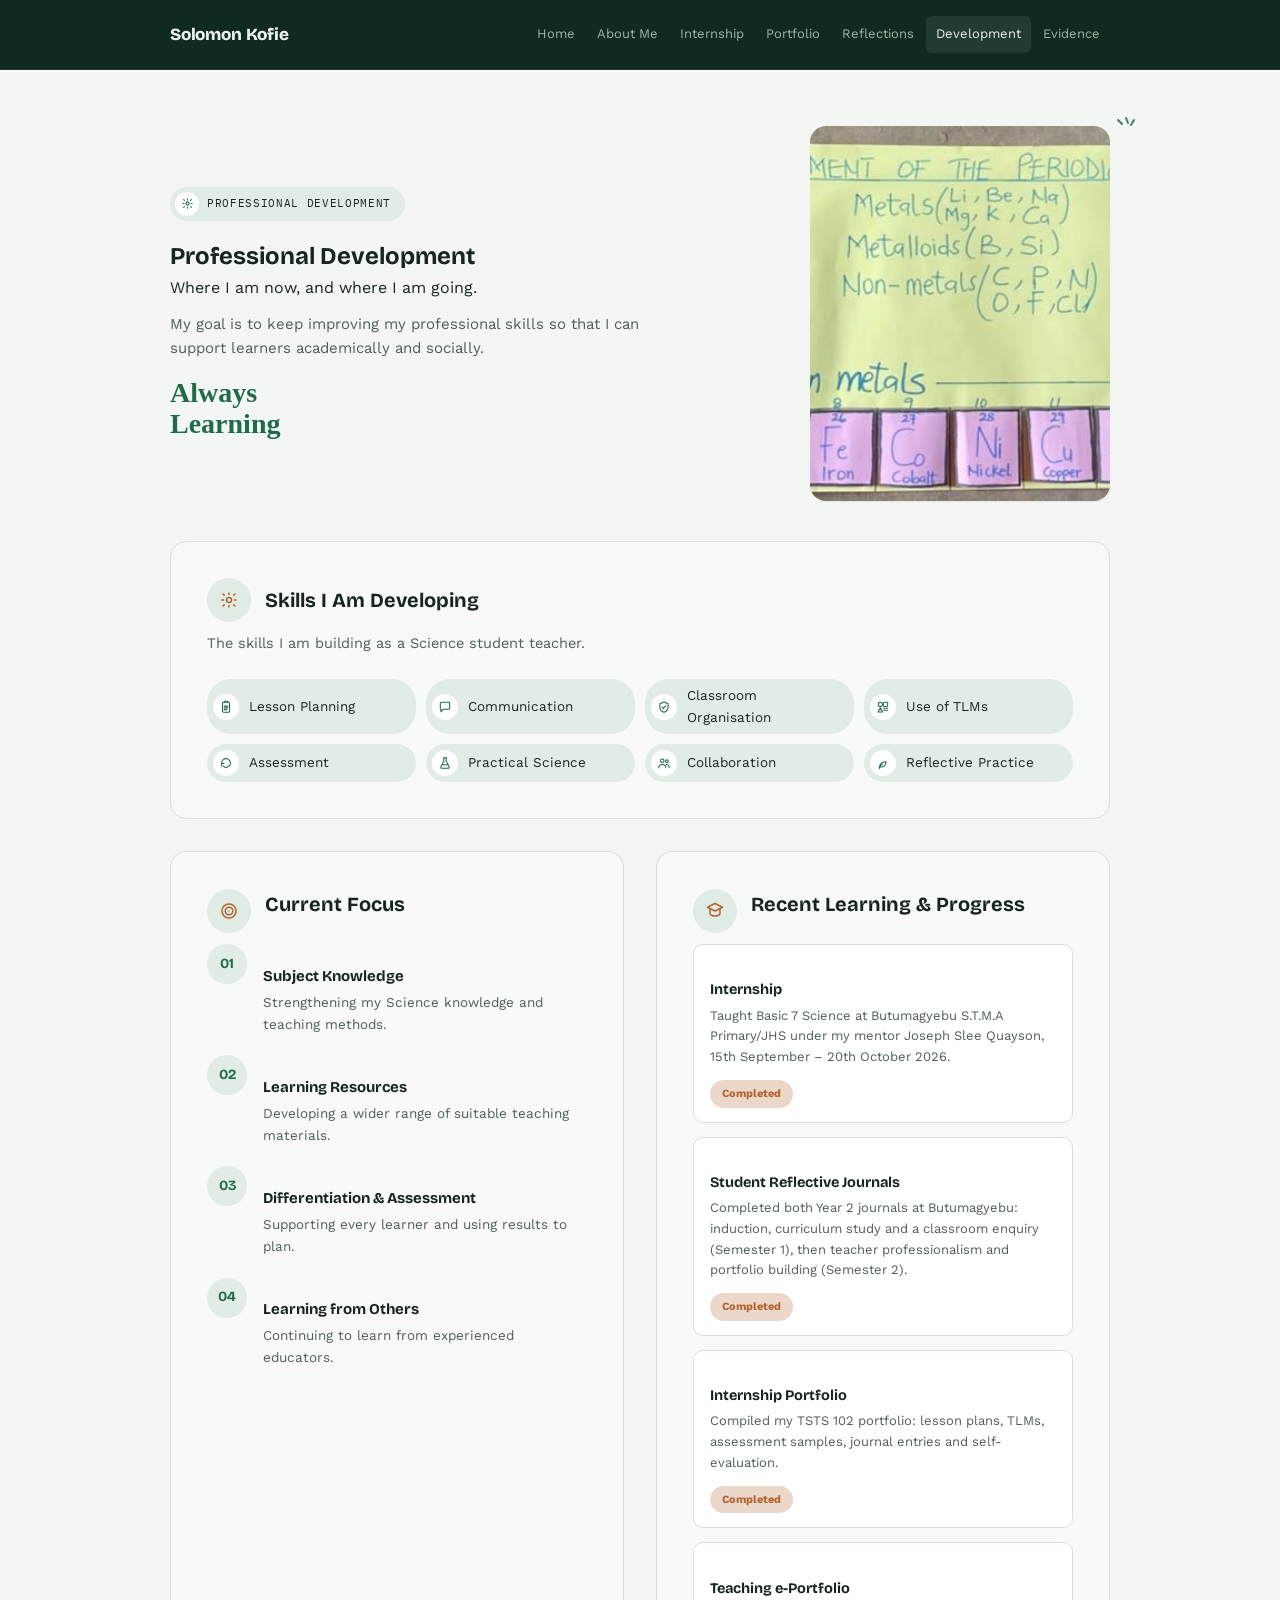
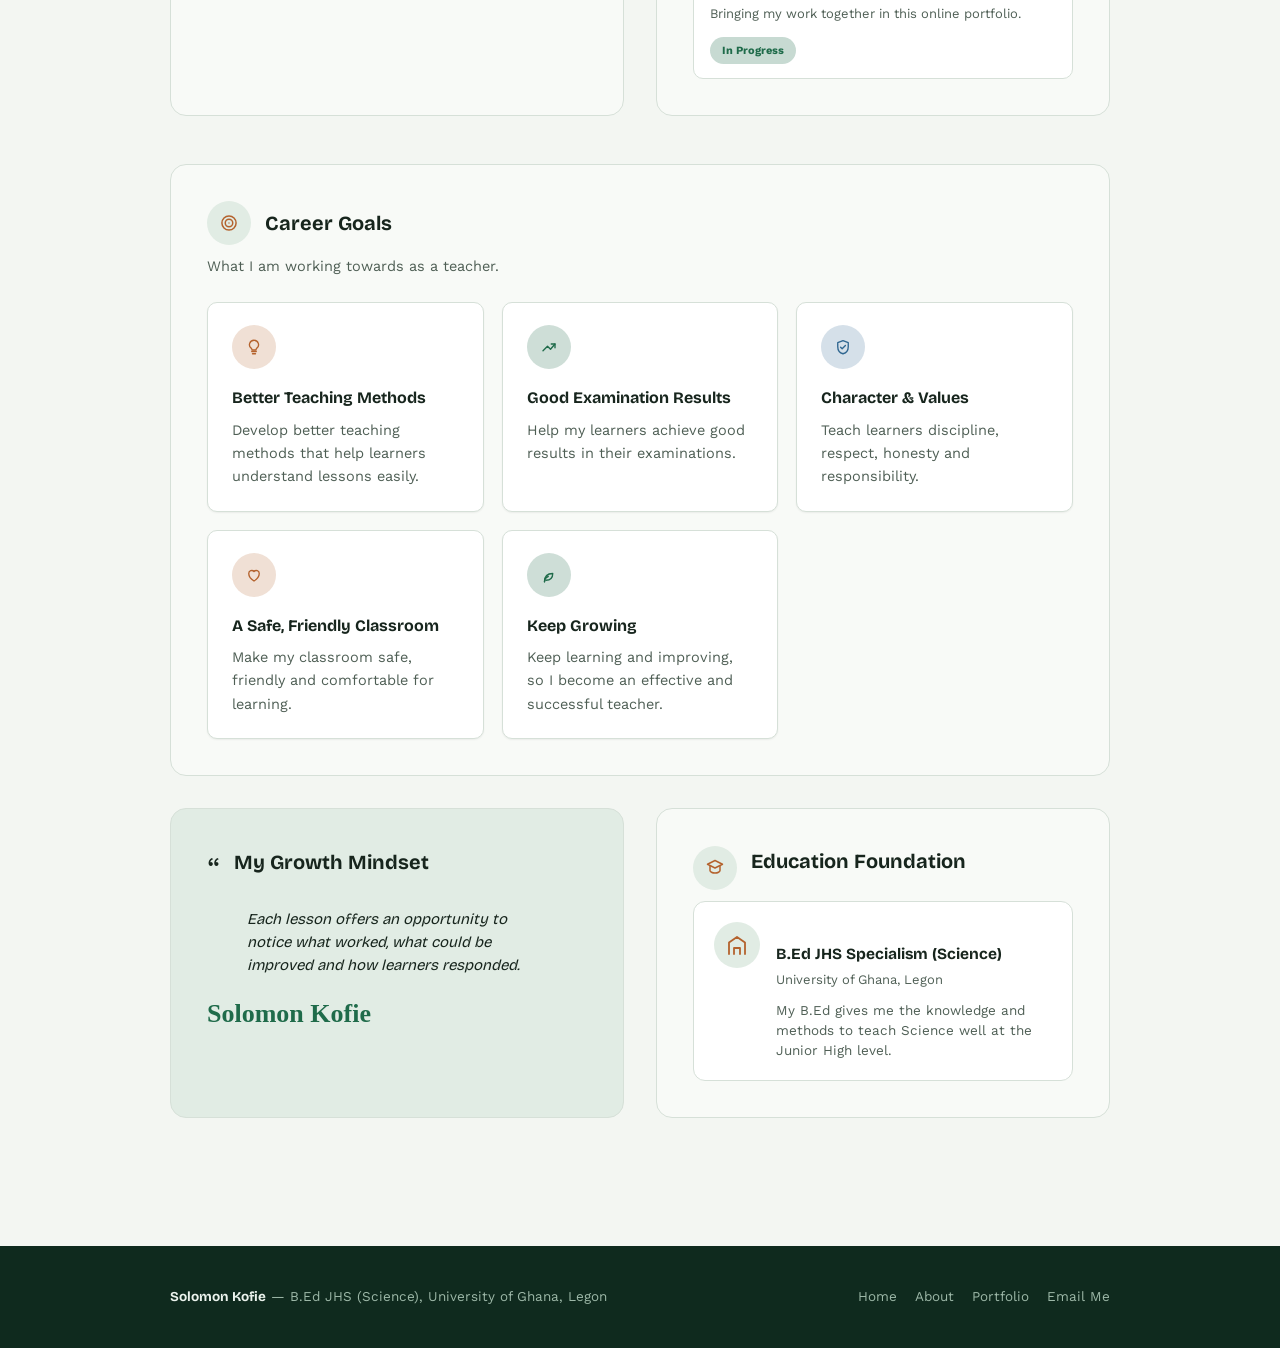
<file: site/development.html>
<!doctype html>
<html lang="en">
<head>
<meta charset="UTF-8">
<meta name="viewport" content="width=device-width, initial-scale=1">
<title>Solomon Kofie — Professional Development</title>
<meta name="description" content="Teaching e-portfolio of Solomon Kofie, B.Ed JHS (Science) student-teacher at the University of Ghana, Legon.">
<link rel="stylesheet" href="https://fonts.googleapis.com/css2?family=Bricolage+Grotesque:opsz,wght@12..96,500;12..96,700;12..96,800&family=Work+Sans:wght@400;500;600;700&family=IBM+Plex+Mono:wght@500&display=swap">
<link rel="stylesheet" href="styles.css">
</head>
<body>

<header class="site">
  <div class="container nav-row">
    <a class="brand" href="index.html">Solomon Kofie</a>
    <button class="nav-toggle" id="navToggle" aria-expanded="false">Menu</button>
    <nav class="links" id="navLinks">
      <a href="index.html">Home</a>
      <a href="about.html">About Me</a>
      <a href="internship.html">Internship</a>
      <a href="portfolio.html">Portfolio</a>
      <a href="reflections.html">Reflections</a>
      <a href="development.html" class="active">Development</a>
      <a href="evidence.html">Evidence</a>
    </nav>
  </div>
</header>

<main class="container">
  <div class="page">

    <div class="page-photo-hero">
      <div class="head-text">
        <div class="pill-eyebrow"><span class="pill-icon"><svg width="13" height="13" viewBox="0 0 24 24" fill="none" stroke="currentColor" stroke-width="2" stroke-linecap="round" stroke-linejoin="round"><circle cx="12" cy="12" r="3"/><path d="M12 3.5v2M12 18.5v2M4.9 4.9l1.4 1.4M17.7 17.7l1.4 1.4M3.5 12h2M18.5 12h2M4.9 19.1l1.4-1.4M17.7 6.3l1.4-1.4"/></svg></span>Professional Development</div>
        <h2>Professional Development</h2>
        <p>Where I am now, and where I am going.</p>
        <p style="color:var(--ink-muted);font-size:15px;max-width:56ch;margin-top:12px;">My goal is to keep improving my professional skills so that I can support learners academically and socially.</p>
        <div class="tagline-script">Always<br>Learning</div>
      </div>
      <div class="photo-col">
        <div class="photo-ticks"><svg width="24" height="34" viewBox="0 0 24 34" fill="none" stroke="currentColor" stroke-width="2" stroke-linecap="round"><path d="M2 4l4 4"/><path d="M10 2l2 5"/><path d="M18 4l-3 5"/></svg></div>
        <img class="page-hero-photo" style="object-position:center 50%;" src="assets/tlm-periodic.jpg" alt="Solomon's periodic table chart">
      </div>
    </div>

    <div class="panel">
      <div class="panel-head">
        <div class="focus-icon"><svg width="20" height="20" viewBox="0 0 24 24" fill="none" stroke="currentColor" stroke-width="1.8" stroke-linecap="round" stroke-linejoin="round"><circle cx="12" cy="12" r="3"/><path d="M12 3.5v2M12 18.5v2M4.9 4.9l1.4 1.4M17.7 17.7l1.4 1.4M3.5 12h2M18.5 12h2M4.9 19.1l1.4-1.4M17.7 6.3l1.4-1.4"/></svg></div>
        <h3>Skills I Am Developing</h3>
      </div>
      <p class="panel-intro">The skills I am building as a Science student teacher.</p>
      <div class="skill-grid" style="grid-template-columns:repeat(auto-fit,minmax(200px,1fr));">
        <div class="skill-chip"><span class="chip-ico"><svg width="14" height="14" viewBox="0 0 24 24" fill="none" stroke="currentColor" stroke-width="1.8" stroke-linecap="round" stroke-linejoin="round"><rect x="6" y="4" width="12" height="17" rx="1.5"/><path d="M9 4V3a1 1 0 0 1 1-1h4a1 1 0 0 1 1 1v1"/><path d="M9 10.5h6M9 13.5h6M9 16.5h4"/></svg></span>Lesson Planning</div>
        <div class="skill-chip"><span class="chip-ico"><svg width="14" height="14" viewBox="0 0 24 24" fill="none" stroke="currentColor" stroke-width="1.8" stroke-linecap="round" stroke-linejoin="round"><path d="M4 5.5A1.5 1.5 0 0 1 5.5 4h13A1.5 1.5 0 0 1 20 5.5v9A1.5 1.5 0 0 1 18.5 16H9l-4 4v-4H5.5A1.5 1.5 0 0 1 4 14.5z"/></svg></span>Communication</div>
        <div class="skill-chip"><span class="chip-ico"><svg width="14" height="14" viewBox="0 0 24 24" fill="none" stroke="currentColor" stroke-width="1.8" stroke-linecap="round" stroke-linejoin="round"><path d="M12 3.5l7 2.8v5.2c0 5-3 8.3-7 9.5-4-1.2-7-4.5-7-9.5V6.3z"/><path d="M8.8 12.2l2.1 2.1 4.3-4.3"/></svg></span>Classroom Organisation</div>
        <div class="skill-chip"><span class="chip-ico"><svg width="14" height="14" viewBox="0 0 24 24" fill="none" stroke="currentColor" stroke-width="1.8" stroke-linecap="round" stroke-linejoin="round"><circle cx="7.5" cy="7.5" r="3.5"/><rect x="13" y="4" width="7" height="7" rx="1"/><path d="M7.5 13.5l4 7h-8z"/><path d="M13 14h7M13 17.5h7"/></svg></span>Use of TLMs</div>
        <div class="skill-chip"><span class="chip-ico"><svg width="14" height="14" viewBox="0 0 24 24" fill="none" stroke="currentColor" stroke-width="1.8" stroke-linecap="round" stroke-linejoin="round"><path d="M4.5 12a7.5 7.5 0 1 1 2.4 5.5"/><path d="M4.5 17v-4.3h4.3"/></svg></span>Assessment</div>
        <div class="skill-chip"><span class="chip-ico"><svg width="14" height="14" viewBox="0 0 24 24" fill="none" stroke="currentColor" stroke-width="1.8" stroke-linecap="round" stroke-linejoin="round"><path d="M9 3h6M10 3v6l-5 9a2 2 0 0 0 1.7 3h10.6a2 2 0 0 0 1.7-3l-5-9V3"/><path d="M7.5 15h9"/></svg></span>Practical Science</div>
        <div class="skill-chip"><span class="chip-ico"><svg width="14" height="14" viewBox="0 0 24 24" fill="none" stroke="currentColor" stroke-width="1.8" stroke-linecap="round" stroke-linejoin="round"><circle cx="9" cy="8" r="3"/><path d="M3 20c0-3.3 2.7-5.5 6-5.5s6 2.2 6 5.5"/><circle cx="17" cy="9" r="2.4"/><path d="M15.5 14.6c3 .2 5.5 2.1 5.5 5.4"/></svg></span>Collaboration</div>
        <div class="skill-chip"><span class="chip-ico"><svg width="14" height="14" viewBox="0 0 24 24" fill="none" stroke="currentColor" stroke-width="1.8" stroke-linecap="round" stroke-linejoin="round"><path d="M6 21c0-7 4-11 11-11 0 6-3 9-9 9"/><path d="M6 21c0-4 2-6 5-7"/></svg></span>Reflective Practice</div>
      </div>
    </div>

    <div class="two-col block">
      <div class="panel" style="margin-bottom:0;">
        <div class="panel-head">
        <div class="focus-icon"><svg width="20" height="20" viewBox="0 0 24 24" fill="none" stroke="currentColor" stroke-width="1.8" stroke-linecap="round" stroke-linejoin="round"><circle cx="12" cy="12" r="8.5"/><circle cx="12" cy="12" r="4.5"/><circle cx="12" cy="12" r=".8" fill="currentColor" stroke="none"/></svg></div>
        <h3>Current Focus</h3>
      </div>
        <div class="numbered-list">
          <div class="numbered-item">
            <div class="num-badge">01</div>
            <div><h4>Subject Knowledge</h4><p>Strengthening my Science knowledge and teaching methods.</p></div>
          </div>
          <div class="numbered-item">
            <div class="num-badge">02</div>
            <div><h4>Learning Resources</h4><p>Developing a wider range of suitable teaching materials.</p></div>
          </div>
          <div class="numbered-item">
            <div class="num-badge">03</div>
            <div><h4>Differentiation &amp; Assessment</h4><p>Supporting every learner and using results to plan.</p></div>
          </div>
          <div class="numbered-item">
            <div class="num-badge">04</div>
            <div><h4>Learning from Others</h4><p>Continuing to learn from experienced educators.</p></div>
          </div>
        </div>
      </div>
      <div class="panel" style="margin-bottom:0;">
        <div class="panel-head">
        <div class="focus-icon"><svg width="20" height="20" viewBox="0 0 24 24" fill="none" stroke="currentColor" stroke-width="1.8" stroke-linecap="round" stroke-linejoin="round"><path d="M12 3l9 4.5-9 4.5-9-4.5z"/><path d="M6 10v5c0 1.5 2.7 3 6 3s6-1.5 6-3v-5"/></svg></div>
        <h3>Recent Learning &amp; Progress</h3>
      </div>
        <div class="progress-list">
          <div class="progress-item">
            <div class="progress-body">
              <div class="progress-text"><h4>Internship</h4><p>Taught Basic 7 Science at Butumagyebu S.T.M.A Primary/JHS under my mentor Joseph Slee Quayson, 15th September – 20th October 2026.</p></div>
              <span class="status-pill completed">Completed</span>
            </div>
          </div>
          <div class="progress-item">
            <div class="progress-body">
              <div class="progress-text"><h4>Student Reflective Journals</h4><p>Completed both Year 2 journals at Butumagyebu: induction, curriculum study and a classroom enquiry (Semester 1), then teacher professionalism and portfolio building (Semester 2).</p></div>
              <span class="status-pill completed">Completed</span>
            </div>
          </div>
          <div class="progress-item">
            <div class="progress-body">
              <div class="progress-text"><h4>Internship Portfolio</h4><p>Compiled my TSTS 102 portfolio: lesson plans, TLMs, assessment samples, journal entries and self-evaluation.</p></div>
              <span class="status-pill completed">Completed</span>
            </div>
          </div>
          <div class="progress-item">
            <div class="progress-body">
              <div class="progress-text"><h4>Teaching e-Portfolio</h4><p>Bringing my work together in this online portfolio.</p></div>
              <span class="status-pill in-progress">In Progress</span>
            </div>
          </div>
        </div>
      </div>
    </div>

    <div class="panel">
      <div class="panel-head">
        <div class="focus-icon"><svg width="20" height="20" viewBox="0 0 24 24" fill="none" stroke="currentColor" stroke-width="1.8" stroke-linecap="round" stroke-linejoin="round"><circle cx="12" cy="12" r="8.5"/><circle cx="12" cy="12" r="4.5"/><circle cx="12" cy="12" r=".8" fill="currentColor" stroke="none"/></svg></div>
        <h3>Career Goals</h3>
      </div>
      <p class="panel-intro">What I am working towards as a teacher.</p>
      <div class="grid-cards">
        <div class="card">
          <div class="focus-icon icon-pastel-1"><svg width="18" height="18" viewBox="0 0 24 24" fill="none" stroke="currentColor" stroke-width="1.8" stroke-linecap="round" stroke-linejoin="round"><path d="M9 18h6M10 21h4"/><path d="M12 3a6 6 0 0 0-3.5 10.9c.5.4.8 1 .8 1.6v.5h5.4v-.5c0-.6.3-1.2.8-1.6A6 6 0 0 0 12 3z"/></svg></div>
          <h4>Better Teaching Methods</h4>
          <p>Develop better teaching methods that help learners understand lessons easily.</p>
        </div>
        <div class="card">
          <div class="focus-icon icon-pastel-2"><svg width="18" height="18" viewBox="0 0 24 24" fill="none" stroke="currentColor" stroke-width="1.8" stroke-linecap="round" stroke-linejoin="round"><path d="M4 17l6-6 4 4 6-7"/><path d="M15 8h5v5"/></svg></div>
          <h4>Good Examination Results</h4>
          <p>Help my learners achieve good results in their examinations.</p>
        </div>
        <div class="card">
          <div class="focus-icon icon-pastel-3"><svg width="18" height="18" viewBox="0 0 24 24" fill="none" stroke="currentColor" stroke-width="1.8" stroke-linecap="round" stroke-linejoin="round"><path d="M12 3.5l7 2.8v5.2c0 5-3 8.3-7 9.5-4-1.2-7-4.5-7-9.5V6.3z"/><path d="M8.8 12.2l2.1 2.1 4.3-4.3"/></svg></div>
          <h4>Character &amp; Values</h4>
          <p>Teach learners discipline, respect, honesty and responsibility.</p>
        </div>
        <div class="card">
          <div class="focus-icon icon-pastel-1"><svg width="18" height="18" viewBox="0 0 24 24" fill="none" stroke="currentColor" stroke-width="1.8" stroke-linecap="round" stroke-linejoin="round"><path d="M12 20s-7-4.4-7-10a4 4 0 0 1 7-2.6A4 4 0 0 1 19 10c0 5.6-7 10-7 10z"/></svg></div>
          <h4>A Safe, Friendly Classroom</h4>
          <p>Make my classroom safe, friendly and comfortable for learning.</p>
        </div>
        <div class="card">
          <div class="focus-icon icon-pastel-2"><svg width="18" height="18" viewBox="0 0 24 24" fill="none" stroke="currentColor" stroke-width="1.8" stroke-linecap="round" stroke-linejoin="round"><path d="M6 21c0-7 4-11 11-11 0 6-3 9-9 9"/><path d="M6 21c0-4 2-6 5-7"/></svg></div>
          <h4>Keep Growing</h4>
          <p>Keep learning and improving, so I become an effective and successful teacher.</p>
        </div>
      </div>
    </div>

    <div class="two-col block">
      <div class="panel growth-mindset" style="margin-bottom:0;">
        <div class="panel-head">
          <span class="quote-mark" style="font-size:30px;">&ldquo;</span>
          <h3>My Growth Mindset</h3>
        </div>
        <blockquote>Each lesson offers an opportunity to notice what worked, what could be improved and how learners responded.</blockquote>
        <div class="signature">Solomon Kofie</div>
      </div>
      <div class="panel" style="margin-bottom:0;">
        <div class="panel-head">
        <div class="focus-icon"><svg width="20" height="20" viewBox="0 0 24 24" fill="none" stroke="currentColor" stroke-width="1.8" stroke-linecap="round" stroke-linejoin="round"><path d="M12 3l9 4.5-9 4.5-9-4.5z"/><path d="M6 10v5c0 1.5 2.7 3 6 3s6-1.5 6-3v-5"/></svg></div>
        <h3>Education Foundation</h3>
      </div>
        <div class="foundation-card">
          <div class="focus-icon"><svg width="24" height="24" viewBox="0 0 24 24" fill="none" stroke="currentColor" stroke-width="1.8" stroke-linecap="round" stroke-linejoin="round"><path d="M4 21V9.5L12 4l8 5.5V21"/><path d="M9 21v-6h6v6"/></svg></div>
          <div>
            <h4>B.Ed JHS Specialism (Science)</h4>
            <p class="foundation-sub">University of Ghana, Legon</p>
            <p>My B.Ed gives me the knowledge and methods to teach Science well at the Junior High level.</p>
          </div>
        </div>
      </div>
    </div>
  </div>
</main>

<footer class="site">
  <div class="container">
    <div><strong>Solomon Kofie</strong> — B.Ed JHS (Science), University of Ghana, Legon</div>
    <div class="foot-links">
      <a href="index.html">Home</a>
      <a href="about.html">About</a>
      <a href="portfolio.html">Portfolio</a>
      <a href="mailto:solomonkofie80@gmail.com">Email Me</a>
    </div>
  </div>
</footer>

<script>
(function(){
  var navToggle = document.getElementById("navToggle");
  var navEl = document.getElementById("navLinks");
  navToggle.addEventListener("click", function(){
    var open = navEl.classList.toggle("open");
    navToggle.setAttribute("aria-expanded", open ? "true" : "false");
  });
})();
</script>
</body>
</html>
</file>
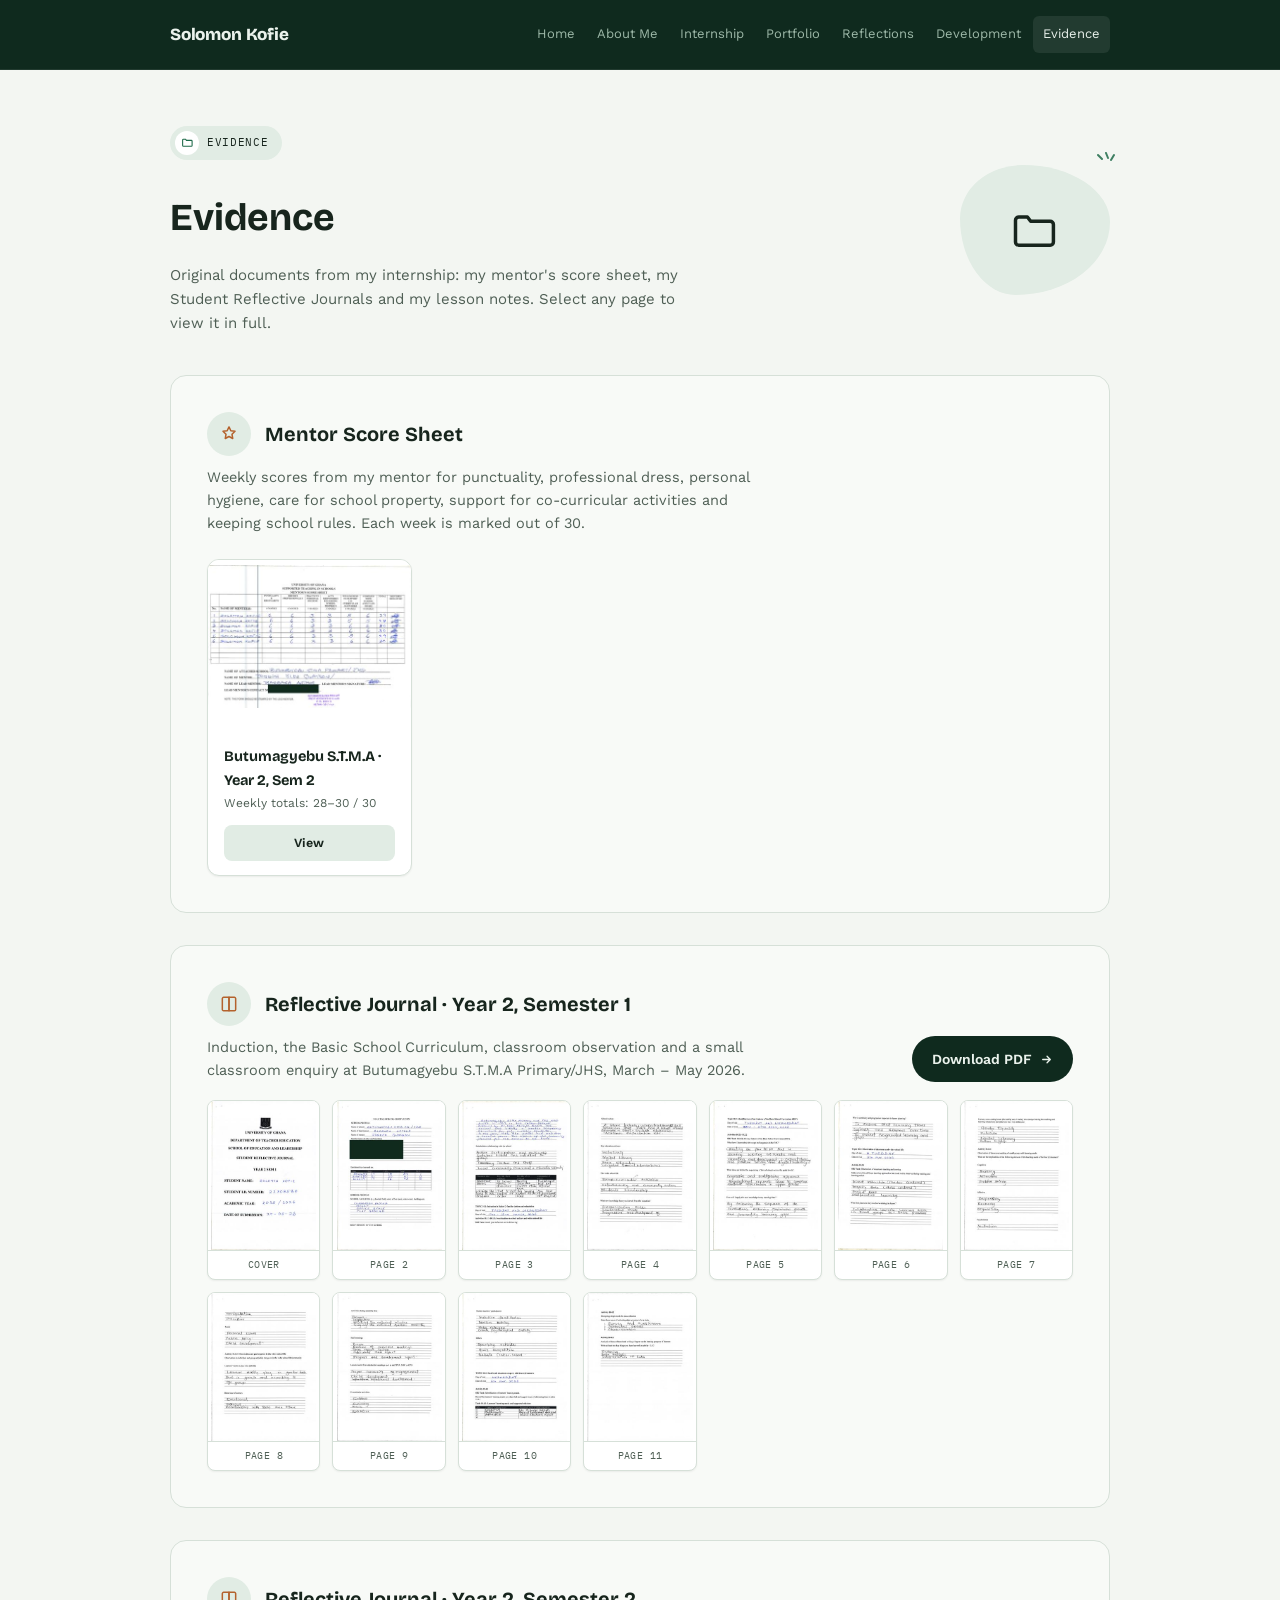
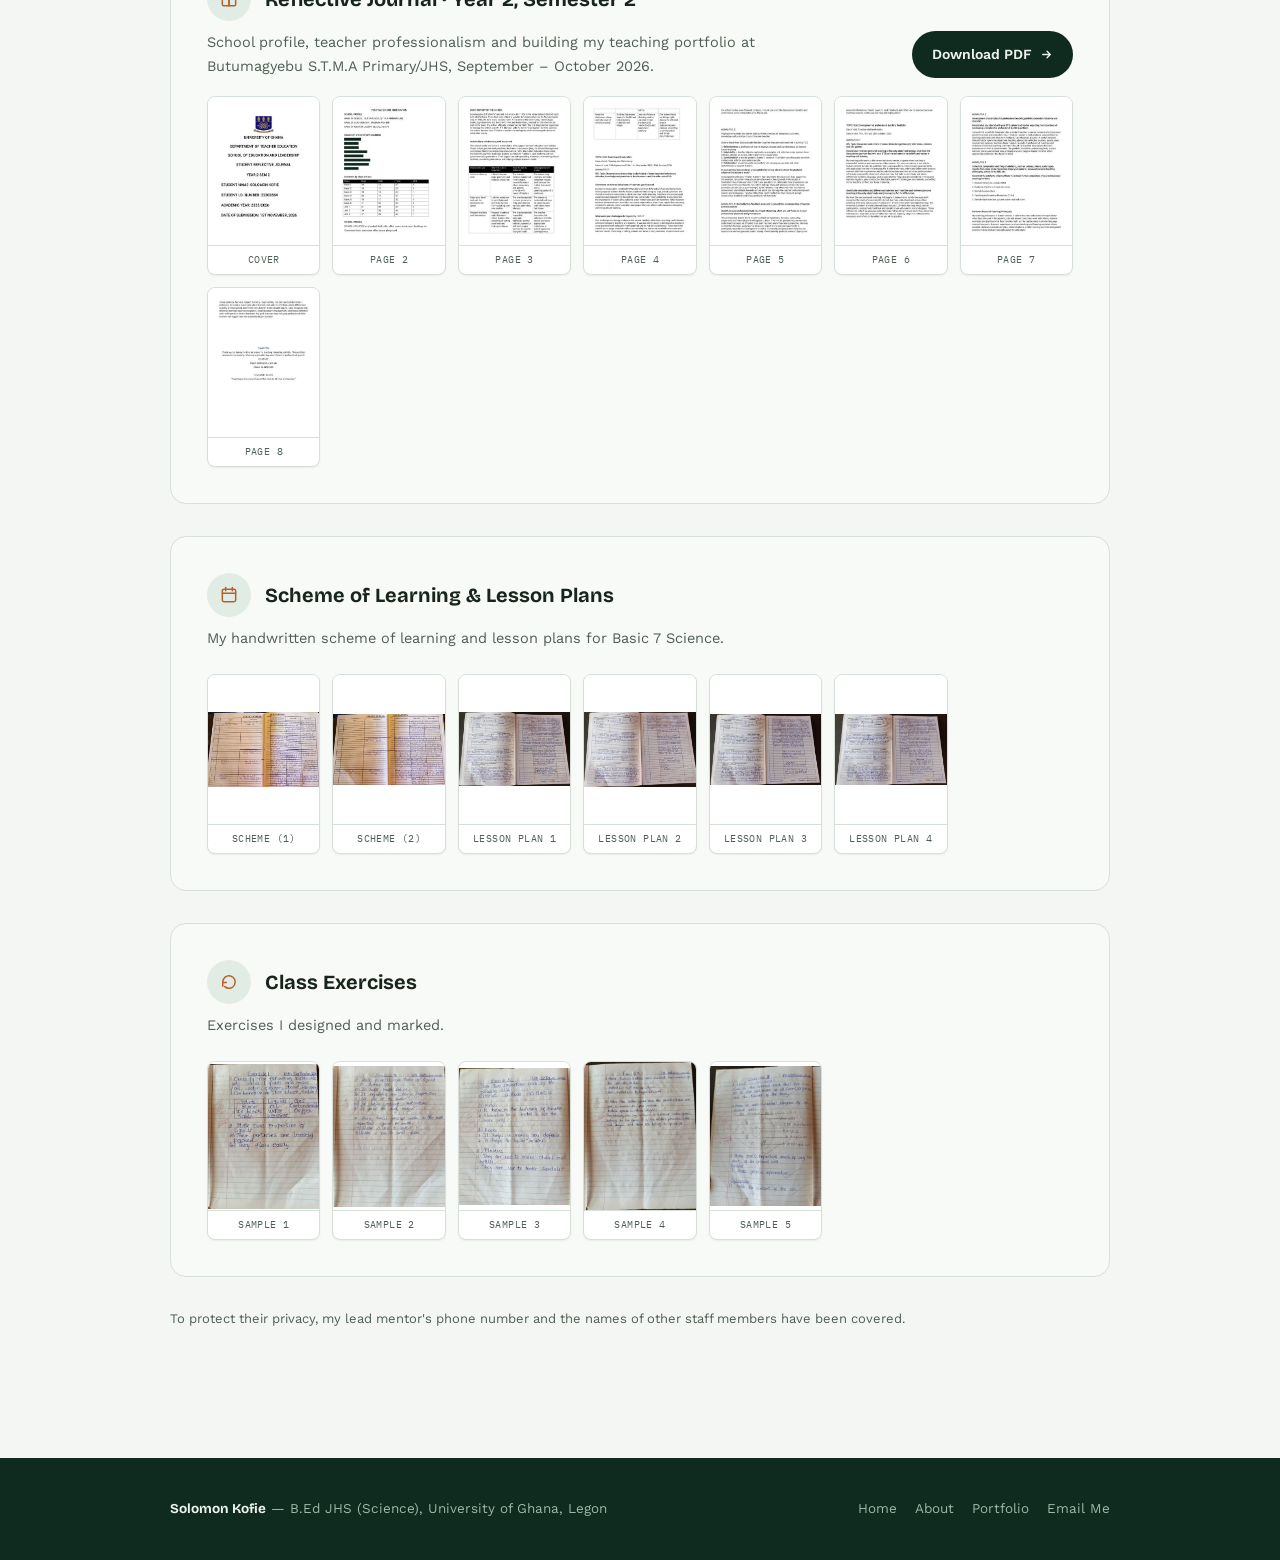
<file: site/evidence.html>
<!doctype html>
<html lang="en">
<head>
<meta charset="UTF-8">
<meta name="viewport" content="width=device-width, initial-scale=1">
<title>Solomon Kofie — Evidence</title>
<meta name="description" content="Teaching e-portfolio of Solomon Kofie, B.Ed JHS (Science) student-teacher at the University of Ghana, Legon.">
<link rel="stylesheet" href="https://fonts.googleapis.com/css2?family=Bricolage+Grotesque:opsz,wght@12..96,500;12..96,700;12..96,800&family=Work+Sans:wght@400;500;600;700&family=IBM+Plex+Mono:wght@500&display=swap">
<link rel="stylesheet" href="styles.css">
</head>
<body>

<header class="site">
  <div class="container nav-row">
    <a class="brand" href="index.html">Solomon Kofie</a>
    <button class="nav-toggle" id="navToggle" aria-expanded="false">Menu</button>
    <nav class="links" id="navLinks">
      <a href="index.html">Home</a>
      <a href="about.html">About Me</a>
      <a href="internship.html">Internship</a>
      <a href="portfolio.html">Portfolio</a>
      <a href="reflections.html">Reflections</a>
      <a href="development.html">Development</a>
      <a href="evidence.html" class="active">Evidence</a>
    </nav>
  </div>
</header>

<main class="container">
  <div class="page">

    <div class="page-head-split">
      <div class="head-text">
        <div class="pill-eyebrow"><span class="pill-icon"><svg width="13" height="13" viewBox="0 0 24 24" fill="none" stroke="currentColor" stroke-width="2" stroke-linecap="round" stroke-linejoin="round"><path d="M3 7.5A1.5 1.5 0 0 1 4.5 6h4l1.5 2h9A1.5 1.5 0 0 1 20.5 9.5v8A1.5 1.5 0 0 1 19 19H4.5A1.5 1.5 0 0 1 3 17.5z"/></svg></span>Evidence</div>
        <h2>Evidence</h2>
        <p>Original documents from my internship: my mentor's score sheet, my Student Reflective Journals and my lesson notes. Select any page to view it in full.</p>
      </div>
      <div class="icon-blob">
        <div class="photo-ticks" style="top:-14px;right:-10px;"><svg width="24" height="34" viewBox="0 0 24 34" fill="none" stroke="currentColor" stroke-width="2" stroke-linecap="round"><path d="M2 4l4 4"/><path d="M10 2l2 5"/><path d="M18 4l-3 5"/></svg></div>
        <svg width="52" height="52" viewBox="0 0 24 24" fill="none" stroke="currentColor" stroke-width="1.6" stroke-linecap="round" stroke-linejoin="round"><path d="M3 7.5A1.5 1.5 0 0 1 4.5 6h4l1.5 2h9A1.5 1.5 0 0 1 20.5 9.5v8A1.5 1.5 0 0 1 19 19H4.5A1.5 1.5 0 0 1 3 17.5z"/></svg>
      </div>
    </div>

    <div class="panel">
      <div class="panel-head">
        <div class="focus-icon"><svg width="20" height="20" viewBox="0 0 24 24" fill="none" stroke="currentColor" stroke-width="1.8" stroke-linecap="round" stroke-linejoin="round"><path d="M12 3.5l2.2 4.6 5 .7-3.6 3.6.9 5-4.5-2.4-4.5 2.4.9-5-3.6-3.6 5-.7z"/></svg></div>
        <h3>Mentor Score Sheet</h3>
      </div>
      <p class="panel-intro">Weekly scores from my mentor for punctuality, professional dress, personal hygiene, care for school property, support for co-curricular activities and keeping school rules. Each week is marked out of 30.</p>
      <div class="evidence-grid" style="grid-template-columns:repeat(auto-fill,minmax(200px,1fr));">
          <div class="evidence-card">
            <img class="evidence-photo is-sheet" src="evidence/score/t01.jpg" alt="Mentor's score sheet">
            <div class="evidence-body">
              <h4>Butumagyebu S.T.M.A · Year 2, Sem 2</h4>
              <span class="evidence-tag">Weekly totals: 28–30 / 30</span>
              <a class="evidence-view" href="evidence/score/p01.jpg" target="_blank" rel="noopener">View</a>
            </div>
          </div>
      </div>
    </div>

    <div class="panel">
      <div class="panel-head">
        <div class="focus-icon"><svg width="20" height="20" viewBox="0 0 24 24" fill="none" stroke="currentColor" stroke-width="1.8" stroke-linecap="round" stroke-linejoin="round"><path d="M4 5.5C4 4.7 4.7 4 5.5 4H12v16H5.5A1.5 1.5 0 0 1 4 18.5z"/><path d="M20 5.5c0-.8-.7-1.5-1.5-1.5H12v16h6.5a1.5 1.5 0 0 0 1.5-1.5z"/></svg></div>
        <h3>Reflective Journal · Year 2, Semester 1</h3>
      </div>
      <div class="doc-row">
        <p class="panel-intro">Induction, the Basic School Curriculum, classroom observation and a small classroom enquiry at Butumagyebu S.T.M.A Primary/JHS, March – May 2026.</p>
        <a class="btn-dark" href="docs/reflective-journal-y2s1.pdf" target="_blank" rel="noopener">Download PDF <svg width="13" height="13" viewBox="0 0 24 24" fill="none" stroke="currentColor" stroke-width="2.4" stroke-linecap="round" stroke-linejoin="round"><path d="M5 12h13M13 6l6 6-6 6"/></svg></a>
      </div>
      <div class="page-grid">
          <a href="evidence/y2s1/p01.jpg" target="_blank" rel="noopener"><img src="evidence/y2s1/t01.jpg" alt="Journal page 1" loading="lazy"><span>Cover</span></a>
          <a href="evidence/y2s1/p02.jpg" target="_blank" rel="noopener"><img src="evidence/y2s1/t02.jpg" alt="Journal page 2" loading="lazy"><span>Page 2</span></a>
          <a href="evidence/y2s1/p03.jpg" target="_blank" rel="noopener"><img src="evidence/y2s1/t03.jpg" alt="Journal page 3" loading="lazy"><span>Page 3</span></a>
          <a href="evidence/y2s1/p04.jpg" target="_blank" rel="noopener"><img src="evidence/y2s1/t04.jpg" alt="Journal page 4" loading="lazy"><span>Page 4</span></a>
          <a href="evidence/y2s1/p05.jpg" target="_blank" rel="noopener"><img src="evidence/y2s1/t05.jpg" alt="Journal page 5" loading="lazy"><span>Page 5</span></a>
          <a href="evidence/y2s1/p06.jpg" target="_blank" rel="noopener"><img src="evidence/y2s1/t06.jpg" alt="Journal page 6" loading="lazy"><span>Page 6</span></a>
          <a href="evidence/y2s1/p07.jpg" target="_blank" rel="noopener"><img src="evidence/y2s1/t07.jpg" alt="Journal page 7" loading="lazy"><span>Page 7</span></a>
          <a href="evidence/y2s1/p08.jpg" target="_blank" rel="noopener"><img src="evidence/y2s1/t08.jpg" alt="Journal page 8" loading="lazy"><span>Page 8</span></a>
          <a href="evidence/y2s1/p09.jpg" target="_blank" rel="noopener"><img src="evidence/y2s1/t09.jpg" alt="Journal page 9" loading="lazy"><span>Page 9</span></a>
          <a href="evidence/y2s1/p10.jpg" target="_blank" rel="noopener"><img src="evidence/y2s1/t10.jpg" alt="Journal page 10" loading="lazy"><span>Page 10</span></a>
          <a href="evidence/y2s1/p11.jpg" target="_blank" rel="noopener"><img src="evidence/y2s1/t11.jpg" alt="Journal page 11" loading="lazy"><span>Page 11</span></a>
      </div>
    </div>

    <div class="panel">
      <div class="panel-head">
        <div class="focus-icon"><svg width="20" height="20" viewBox="0 0 24 24" fill="none" stroke="currentColor" stroke-width="1.8" stroke-linecap="round" stroke-linejoin="round"><path d="M4 5.5C4 4.7 4.7 4 5.5 4H12v16H5.5A1.5 1.5 0 0 1 4 18.5z"/><path d="M20 5.5c0-.8-.7-1.5-1.5-1.5H12v16h6.5a1.5 1.5 0 0 0 1.5-1.5z"/></svg></div>
        <h3>Reflective Journal · Year 2, Semester 2</h3>
      </div>
      <div class="doc-row">
        <p class="panel-intro">School profile, teacher professionalism and building my teaching portfolio at Butumagyebu S.T.M.A Primary/JHS, September – October 2026.</p>
        <a class="btn-dark" href="docs/reflective-journal-y2s2.pdf" target="_blank" rel="noopener">Download PDF <svg width="13" height="13" viewBox="0 0 24 24" fill="none" stroke="currentColor" stroke-width="2.4" stroke-linecap="round" stroke-linejoin="round"><path d="M5 12h13M13 6l6 6-6 6"/></svg></a>
      </div>
      <div class="page-grid">
          <a href="evidence/y2s2/p01.jpg" target="_blank" rel="noopener"><img src="evidence/y2s2/t01.jpg" alt="Cover" loading="lazy"><span>Cover</span></a>
          <a href="evidence/y2s2/p02.jpg" target="_blank" rel="noopener"><img src="evidence/y2s2/t02.jpg" alt="Page 2" loading="lazy"><span>Page 2</span></a>
          <a href="evidence/y2s2/p03.jpg" target="_blank" rel="noopener"><img src="evidence/y2s2/t03.jpg" alt="Page 3" loading="lazy"><span>Page 3</span></a>
          <a href="evidence/y2s2/p04.jpg" target="_blank" rel="noopener"><img src="evidence/y2s2/t04.jpg" alt="Page 4" loading="lazy"><span>Page 4</span></a>
          <a href="evidence/y2s2/p05.jpg" target="_blank" rel="noopener"><img src="evidence/y2s2/t05.jpg" alt="Page 5" loading="lazy"><span>Page 5</span></a>
          <a href="evidence/y2s2/p06.jpg" target="_blank" rel="noopener"><img src="evidence/y2s2/t06.jpg" alt="Page 6" loading="lazy"><span>Page 6</span></a>
          <a href="evidence/y2s2/p07.jpg" target="_blank" rel="noopener"><img src="evidence/y2s2/t07.jpg" alt="Page 7" loading="lazy"><span>Page 7</span></a>
          <a href="evidence/y2s2/p08.jpg" target="_blank" rel="noopener"><img src="evidence/y2s2/t08.jpg" alt="Page 8" loading="lazy"><span>Page 8</span></a>
      </div>
    </div>

    <div class="panel">
      <div class="panel-head">
        <div class="focus-icon"><svg width="20" height="20" viewBox="0 0 24 24" fill="none" stroke="currentColor" stroke-width="1.8" stroke-linecap="round" stroke-linejoin="round"><rect x="4" y="5" width="16" height="15" rx="2"/><path d="M4 10h16M8 3v4M16 3v4"/></svg></div>
        <h3>Scheme of Learning &amp; Lesson Plans</h3>
      </div>
      <p class="panel-intro">My handwritten scheme of learning and lesson plans for Basic 7 Science.</p>
      <div class="page-grid">
          <a href="evidence/lessons/p01.jpg" target="_blank" rel="noopener"><img src="evidence/lessons/t01.jpg" alt="Scheme (1)" loading="lazy"><span>Scheme (1)</span></a>
          <a href="evidence/lessons/p02.jpg" target="_blank" rel="noopener"><img src="evidence/lessons/t02.jpg" alt="Scheme (2)" loading="lazy"><span>Scheme (2)</span></a>
          <a href="evidence/lessons/p03.jpg" target="_blank" rel="noopener"><img src="evidence/lessons/t03.jpg" alt="Lesson plan 1" loading="lazy"><span>Lesson plan 1</span></a>
          <a href="evidence/lessons/p04.jpg" target="_blank" rel="noopener"><img src="evidence/lessons/t04.jpg" alt="Lesson plan 2" loading="lazy"><span>Lesson plan 2</span></a>
          <a href="evidence/lessons/p05.jpg" target="_blank" rel="noopener"><img src="evidence/lessons/t05.jpg" alt="Lesson plan 3" loading="lazy"><span>Lesson plan 3</span></a>
          <a href="evidence/lessons/p06.jpg" target="_blank" rel="noopener"><img src="evidence/lessons/t06.jpg" alt="Lesson plan 4" loading="lazy"><span>Lesson plan 4</span></a>
      </div>
    </div>

    <div class="panel">
      <div class="panel-head">
        <div class="focus-icon"><svg width="20" height="20" viewBox="0 0 24 24" fill="none" stroke="currentColor" stroke-width="1.8" stroke-linecap="round" stroke-linejoin="round"><path d="M4.5 12a7.5 7.5 0 1 1 2.4 5.5"/><path d="M4.5 17v-4.3h4.3"/></svg></div>
        <h3>Class Exercises</h3>
      </div>
      <p class="panel-intro">Exercises I designed and marked.</p>
      <div class="page-grid">
          <a href="evidence/exercises/p01.jpg" target="_blank" rel="noopener"><img src="evidence/exercises/t01.jpg" alt="Sample 1" loading="lazy"><span>Sample 1</span></a>
          <a href="evidence/exercises/p02.jpg" target="_blank" rel="noopener"><img src="evidence/exercises/t02.jpg" alt="Sample 2" loading="lazy"><span>Sample 2</span></a>
          <a href="evidence/exercises/p03.jpg" target="_blank" rel="noopener"><img src="evidence/exercises/t03.jpg" alt="Sample 3" loading="lazy"><span>Sample 3</span></a>
          <a href="evidence/exercises/p04.jpg" target="_blank" rel="noopener"><img src="evidence/exercises/t04.jpg" alt="Sample 4" loading="lazy"><span>Sample 4</span></a>
          <a href="evidence/exercises/p05.jpg" target="_blank" rel="noopener"><img src="evidence/exercises/t05.jpg" alt="Sample 5" loading="lazy"><span>Sample 5</span></a>
      </div>
    </div>

    <div class="block">
      <p style="font-size:13px;color:var(--ink-muted);">To protect their privacy, my lead mentor's phone number and the names of other staff members have been covered.</p>
    </div>
  </div>
</main>

<footer class="site">
  <div class="container">
    <div><strong>Solomon Kofie</strong> — B.Ed JHS (Science), University of Ghana, Legon</div>
    <div class="foot-links">
      <a href="index.html">Home</a>
      <a href="about.html">About</a>
      <a href="portfolio.html">Portfolio</a>
      <a href="mailto:solomonkofie80@gmail.com">Email Me</a>
    </div>
  </div>
</footer>

<script>
(function(){
  var navToggle = document.getElementById("navToggle");
  var navEl = document.getElementById("navLinks");
  navToggle.addEventListener("click", function(){
    var open = navEl.classList.toggle("open");
    navToggle.setAttribute("aria-expanded", open ? "true" : "false");
  });
})();
</script>
</body>
</html>
</file>
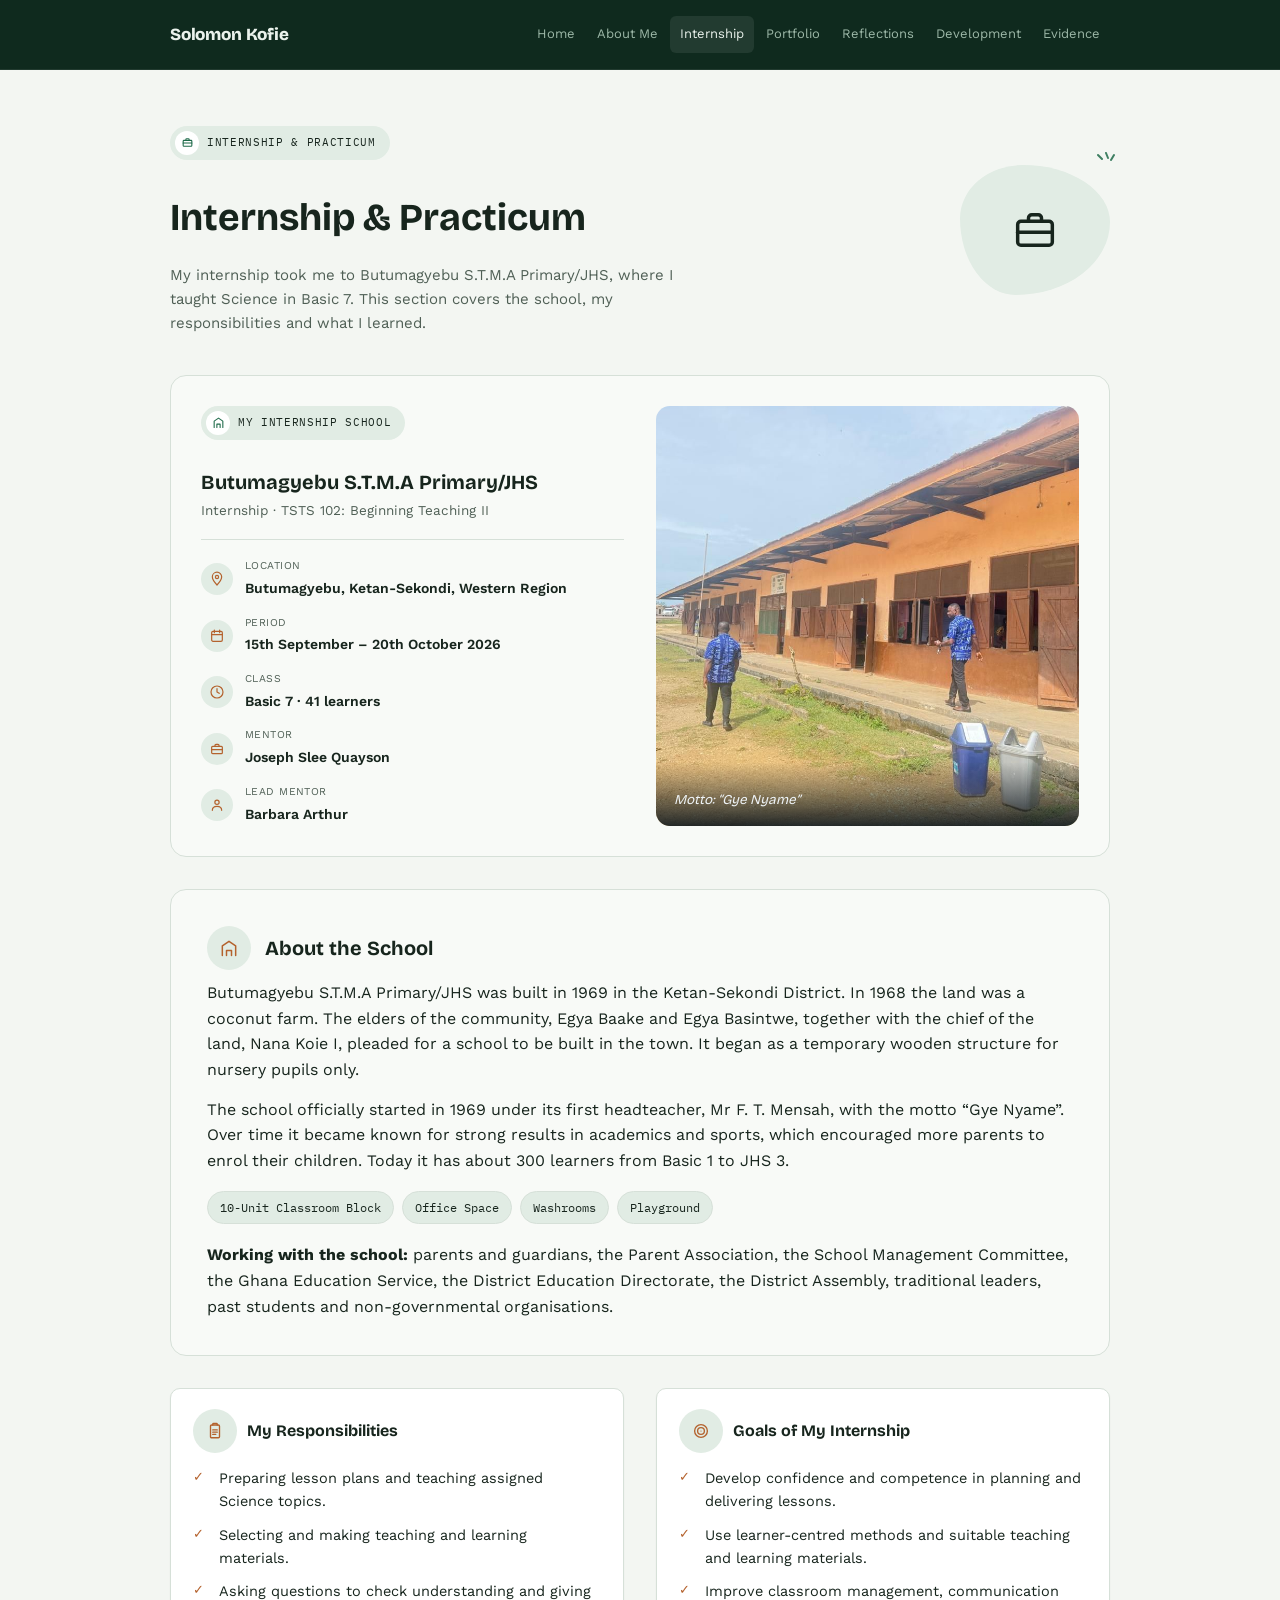
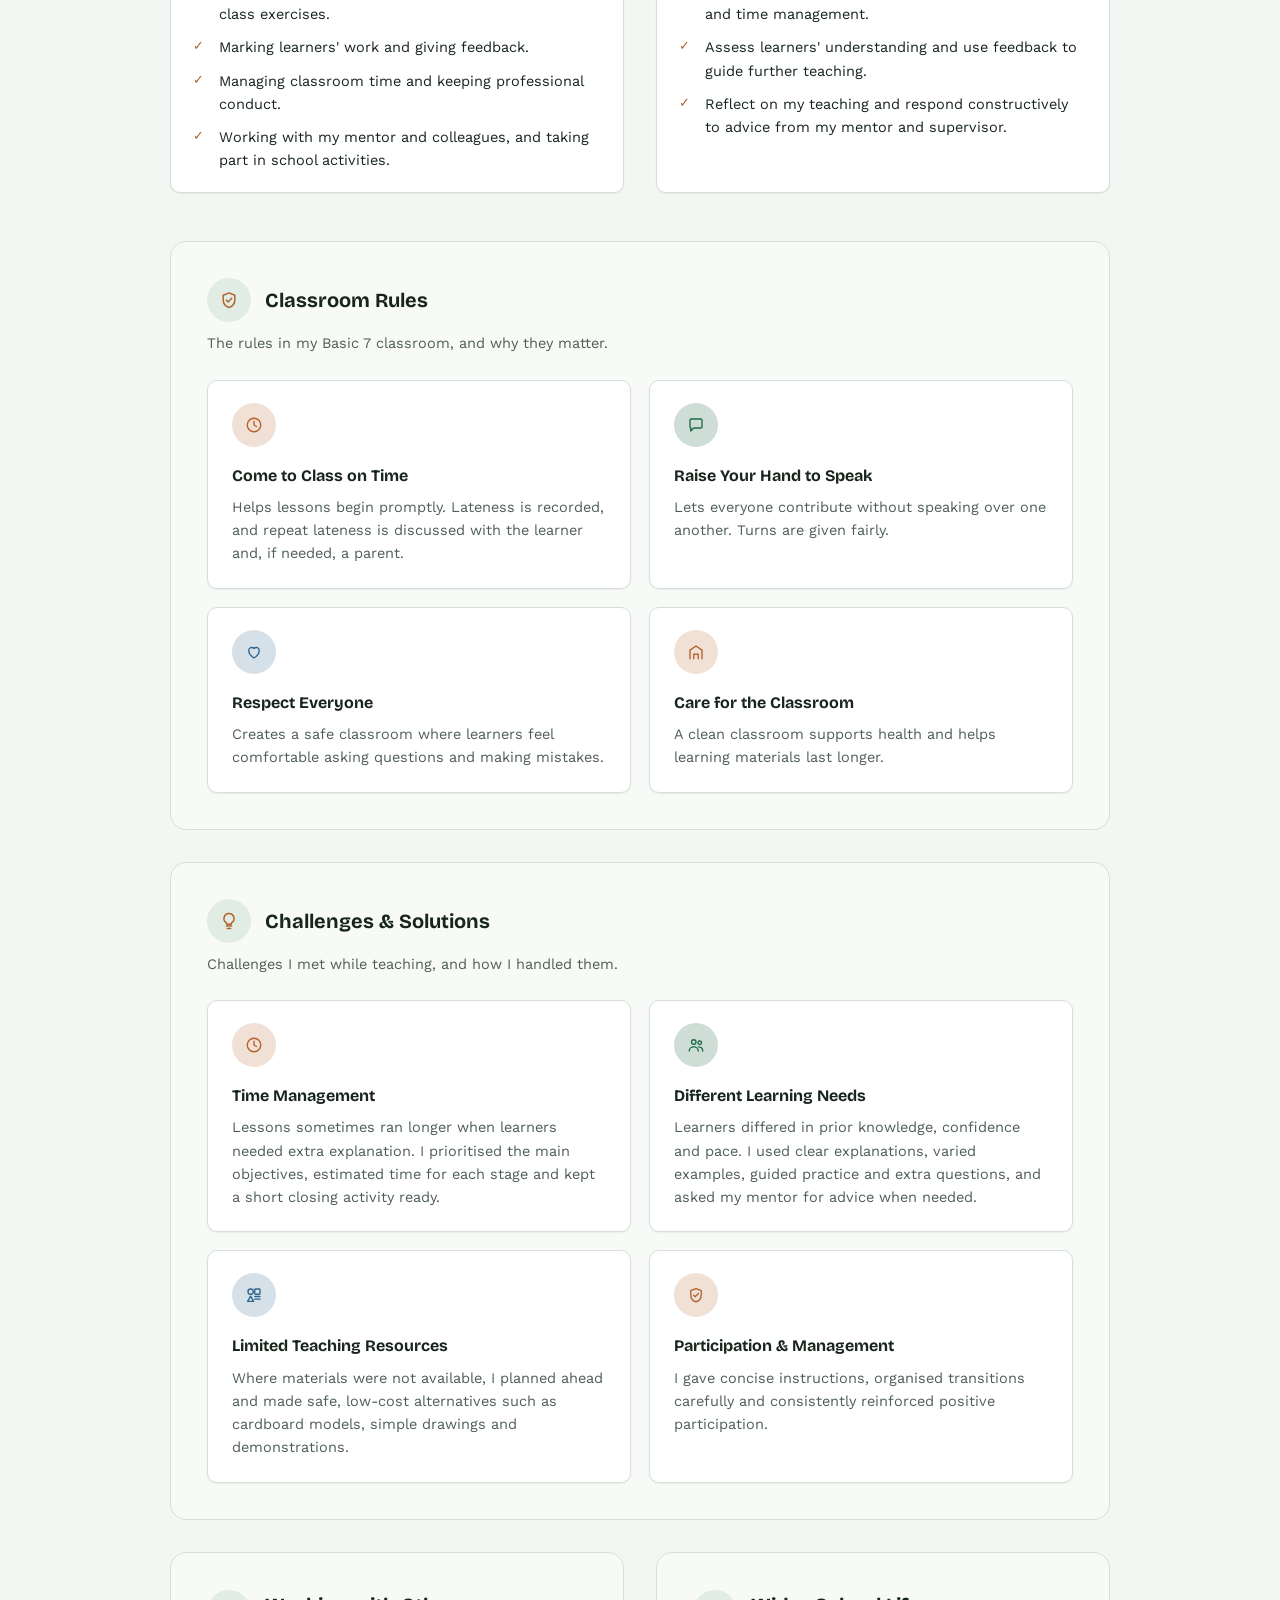
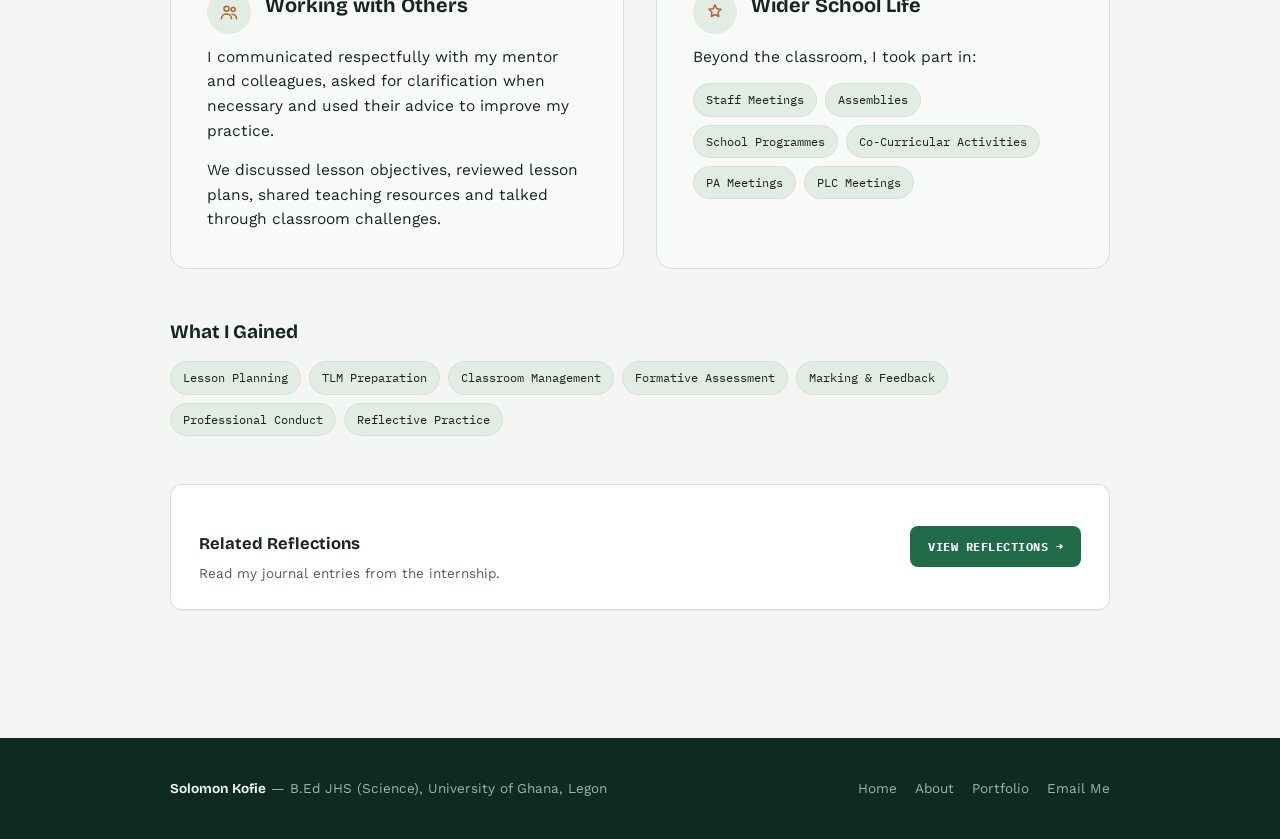
<file: site/internship.html>
<!doctype html>
<html lang="en">
<head>
<meta charset="UTF-8">
<meta name="viewport" content="width=device-width, initial-scale=1">
<title>Solomon Kofie — Internship &amp; Practicum</title>
<meta name="description" content="Teaching e-portfolio of Solomon Kofie, B.Ed JHS (Science) student-teacher at the University of Ghana, Legon.">
<link rel="stylesheet" href="https://fonts.googleapis.com/css2?family=Bricolage+Grotesque:opsz,wght@12..96,500;12..96,700;12..96,800&family=Work+Sans:wght@400;500;600;700&family=IBM+Plex+Mono:wght@500&display=swap">
<link rel="stylesheet" href="styles.css">
</head>
<body>

<header class="site">
  <div class="container nav-row">
    <a class="brand" href="index.html">Solomon Kofie</a>
    <button class="nav-toggle" id="navToggle" aria-expanded="false">Menu</button>
    <nav class="links" id="navLinks">
      <a href="index.html">Home</a>
      <a href="about.html">About Me</a>
      <a href="internship.html" class="active">Internship</a>
      <a href="portfolio.html">Portfolio</a>
      <a href="reflections.html">Reflections</a>
      <a href="development.html">Development</a>
      <a href="evidence.html">Evidence</a>
    </nav>
  </div>
</header>

<main class="container">
  <div class="page">

    <div class="page-head-split">
      <div class="head-text">
        <div class="pill-eyebrow"><span class="pill-icon"><svg width="13" height="13" viewBox="0 0 24 24" fill="none" stroke="currentColor" stroke-width="2" stroke-linecap="round" stroke-linejoin="round"><rect x="4" y="8" width="16" height="11" rx="1.5"/><path d="M9 8V6.5A1.5 1.5 0 0 1 10.5 5h3A1.5 1.5 0 0 1 15 6.5V8"/><path d="M4 13h16"/></svg></span>Internship &amp; Practicum</div>
        <h2>Internship &amp; Practicum</h2>
        <p>My internship took me to Butumagyebu S.T.M.A Primary/JHS, where I taught Science in Basic 7. This section covers the school, my responsibilities and what I learned.</p>
      </div>
      <div class="icon-blob">
        <div class="photo-ticks" style="top:-14px;right:-10px;"><svg width="24" height="34" viewBox="0 0 24 34" fill="none" stroke="currentColor" stroke-width="2" stroke-linecap="round"><path d="M2 4l4 4"/><path d="M10 2l2 5"/><path d="M18 4l-3 5"/></svg></div>
        <svg width="52" height="52" viewBox="0 0 24 24" fill="none" stroke="currentColor" stroke-width="1.6" stroke-linecap="round" stroke-linejoin="round"><rect x="4" y="8" width="16" height="11" rx="1.5"/><path d="M9 8V6.5A1.5 1.5 0 0 1 10.5 5h3A1.5 1.5 0 0 1 15 6.5V8"/><path d="M4 13h16"/></svg>
      </div>
    </div>

    <div class="profile-card">
      <div>
        <div class="pill-eyebrow"><span class="pill-icon"><svg width="13" height="13" viewBox="0 0 24 24" fill="none" stroke="currentColor" stroke-width="2" stroke-linecap="round" stroke-linejoin="round"><path d="M4 21V9.5L12 4l8 5.5V21"/><path d="M9 21v-6h6v6"/></svg></span>My Internship School</div>
        <h3>Butumagyebu S.T.M.A Primary/JHS</h3>
        <p class="profile-sub">Internship · TSTS 102: Beginning Teaching II</p>
        <div class="profile-list">
          <div class="info-row">
            <div class="focus-icon"><svg width="16" height="16" viewBox="0 0 24 24" fill="none" stroke="currentColor" stroke-width="1.8" stroke-linecap="round" stroke-linejoin="round"><path d="M12 21s7-7.2 7-12.2a7 7 0 1 0-14 0C5 13.8 12 21 12 21z"/><circle cx="12" cy="9" r="2.4"/></svg></div>
            <div><span class="label">Location</span><span class="value">Butumagyebu, Ketan-Sekondi, Western Region</span></div>
          </div>
          <div class="info-row">
            <div class="focus-icon"><svg width="16" height="16" viewBox="0 0 24 24" fill="none" stroke="currentColor" stroke-width="1.8" stroke-linecap="round" stroke-linejoin="round"><rect x="4" y="5" width="16" height="15" rx="2"/><path d="M4 10h16M8 3v4M16 3v4"/></svg></div>
            <div><span class="label">Period</span><span class="value">15th September – 20th October 2026</span></div>
          </div>
          <div class="info-row">
            <div class="focus-icon"><svg width="16" height="16" viewBox="0 0 24 24" fill="none" stroke="currentColor" stroke-width="1.8" stroke-linecap="round" stroke-linejoin="round"><circle cx="12" cy="12" r="9"/><path d="M12 7v5l3.3 2"/></svg></div>
            <div><span class="label">Class</span><span class="value">Basic 7 · 41 learners</span></div>
          </div>
          <div class="info-row">
            <div class="focus-icon"><svg width="16" height="16" viewBox="0 0 24 24" fill="none" stroke="currentColor" stroke-width="1.8" stroke-linecap="round" stroke-linejoin="round"><rect x="4" y="8" width="16" height="11" rx="1.5"/><path d="M9 8V6.5A1.5 1.5 0 0 1 10.5 5h3A1.5 1.5 0 0 1 15 6.5V8"/><path d="M4 13h16"/></svg></div>
            <div><span class="label">Mentor</span><span class="value">Joseph Slee Quayson</span></div>
          </div>
          <div class="info-row">
            <div class="focus-icon"><svg width="16" height="16" viewBox="0 0 24 24" fill="none" stroke="currentColor" stroke-width="1.8" stroke-linecap="round" stroke-linejoin="round"><circle cx="12" cy="8" r="3.2"/><path d="M5 20c0-3.5 3-6 7-6s7 2.5 7 6"/></svg></div>
            <div><span class="label">Lead Mentor</span><span class="value">Barbara Arthur</span></div>
          </div>
        </div>
      </div>
      <div class="photo-quote">
        <img src="assets/school-1.jpg" style="object-position:center 55%;" alt="Classroom block at Butumagyebu S.T.M.A Primary/JHS">
        <div class="quote-overlay">Motto: &ldquo;Gye Nyame&rdquo;</div>
      </div>
    </div>

    <div class="panel">
      <div class="panel-head">
        <div class="focus-icon"><svg width="20" height="20" viewBox="0 0 24 24" fill="none" stroke="currentColor" stroke-width="1.8" stroke-linecap="round" stroke-linejoin="round"><path d="M4 21V9.5L12 4l8 5.5V21"/><path d="M9 21v-6h6v6"/></svg></div>
        <h3>About the School</h3>
      </div>
      <p class="body-text">Butumagyebu S.T.M.A Primary/JHS was built in 1969 in the Ketan-Sekondi District. In 1968 the land was a coconut farm. The elders of the community, Egya Baake and Egya Basintwe, together with the chief of the land, Nana Koie I, pleaded for a school to be built in the town. It began as a temporary wooden structure for nursery pupils only.</p>
      <p class="body-text" style="margin-top:14px;">The school officially started in 1969 under its first headteacher, Mr F. T. Mensah, with the motto &ldquo;Gye Nyame&rdquo;. Over time it became known for strong results in academics and sports, which encouraged more parents to enrol their children. Today it has about 300 learners from Basic 1 to JHS 3.</p>
      <div class="chip-row" style="margin-top:18px;">
            <span class="chip">10-Unit Classroom Block</span>
            <span class="chip">Office Space</span>
            <span class="chip">Washrooms</span>
            <span class="chip">Playground</span>
      </div>
      <p class="body-text" style="margin-top:18px;"><strong>Working with the school:</strong> parents and guardians, the Parent Association, the School Management Committee, the Ghana Education Service, the District Education Directorate, the District Assembly, traditional leaders, past students and non-governmental organisations.</p>
    </div>

    <div class="two-col block">
      <div class="filled">
        <div class="icon-card-head">
          <div class="focus-icon"><svg width="18" height="18" viewBox="0 0 24 24" fill="none" stroke="currentColor" stroke-width="1.8" stroke-linecap="round" stroke-linejoin="round"><rect x="6" y="4" width="12" height="17" rx="1.5"/><path d="M9 4V3a1 1 0 0 1 1-1h4a1 1 0 0 1 1 1v1"/><path d="M9 10.5h6M9 13.5h6M9 16.5h4"/></svg></div>
          <h4>My Responsibilities</h4>
        </div>
        <ul class="check-list">
          <li>Preparing lesson plans and teaching assigned Science topics.</li>
          <li>Selecting and making teaching and learning materials.</li>
          <li>Asking questions to check understanding and giving class exercises.</li>
          <li>Marking learners' work and giving feedback.</li>
          <li>Managing classroom time and keeping professional conduct.</li>
          <li>Working with my mentor and colleagues, and taking part in school activities.</li>
        </ul>
      </div>
      <div class="filled">
        <div class="icon-card-head">
          <div class="focus-icon"><svg width="18" height="18" viewBox="0 0 24 24" fill="none" stroke="currentColor" stroke-width="1.8" stroke-linecap="round" stroke-linejoin="round"><circle cx="12" cy="12" r="8.5"/><circle cx="12" cy="12" r="4.5"/><circle cx="12" cy="12" r=".8" fill="currentColor" stroke="none"/></svg></div>
          <h4>Goals of My Internship</h4>
        </div>
        <ul class="check-list">
          <li>Develop confidence and competence in planning and delivering lessons.</li>
          <li>Use learner-centred methods and suitable teaching and learning materials.</li>
          <li>Improve classroom management, communication and time management.</li>
          <li>Assess learners' understanding and use feedback to guide further teaching.</li>
          <li>Reflect on my teaching and respond constructively to advice from my mentor and supervisor.</li>
        </ul>
      </div>
    </div>

    <div class="panel">
      <div class="panel-head">
        <div class="focus-icon"><svg width="20" height="20" viewBox="0 0 24 24" fill="none" stroke="currentColor" stroke-width="1.8" stroke-linecap="round" stroke-linejoin="round"><path d="M12 3.5l7 2.8v5.2c0 5-3 8.3-7 9.5-4-1.2-7-4.5-7-9.5V6.3z"/><path d="M8.8 12.2l2.1 2.1 4.3-4.3"/></svg></div>
        <h3>Classroom Rules</h3>
      </div>
      <p class="panel-intro">The rules in my Basic 7 classroom, and why they matter.</p>
      <div class="grid-cards cards-2">
        <div class="card">
          <div class="focus-icon icon-pastel-1"><svg width="18" height="18" viewBox="0 0 24 24" fill="none" stroke="currentColor" stroke-width="1.8" stroke-linecap="round" stroke-linejoin="round"><circle cx="12" cy="12" r="9"/><path d="M12 7v5l3.3 2"/></svg></div>
          <h4>Come to Class on Time</h4>
          <p>Helps lessons begin promptly. Lateness is recorded, and repeat lateness is discussed with the learner and, if needed, a parent.</p>
        </div>
        <div class="card">
          <div class="focus-icon icon-pastel-2"><svg width="18" height="18" viewBox="0 0 24 24" fill="none" stroke="currentColor" stroke-width="1.8" stroke-linecap="round" stroke-linejoin="round"><path d="M4 5.5A1.5 1.5 0 0 1 5.5 4h13A1.5 1.5 0 0 1 20 5.5v9A1.5 1.5 0 0 1 18.5 16H9l-4 4v-4H5.5A1.5 1.5 0 0 1 4 14.5z"/></svg></div>
          <h4>Raise Your Hand to Speak</h4>
          <p>Lets everyone contribute without speaking over one another. Turns are given fairly.</p>
        </div>
        <div class="card">
          <div class="focus-icon icon-pastel-3"><svg width="18" height="18" viewBox="0 0 24 24" fill="none" stroke="currentColor" stroke-width="1.8" stroke-linecap="round" stroke-linejoin="round"><path d="M12 20s-7-4.4-7-10a4 4 0 0 1 7-2.6A4 4 0 0 1 19 10c0 5.6-7 10-7 10z"/></svg></div>
          <h4>Respect Everyone</h4>
          <p>Creates a safe classroom where learners feel comfortable asking questions and making mistakes.</p>
        </div>
        <div class="card">
          <div class="focus-icon icon-pastel-1"><svg width="18" height="18" viewBox="0 0 24 24" fill="none" stroke="currentColor" stroke-width="1.8" stroke-linecap="round" stroke-linejoin="round"><path d="M4 21V9.5L12 4l8 5.5V21"/><path d="M9 21v-6h6v6"/></svg></div>
          <h4>Care for the Classroom</h4>
          <p>A clean classroom supports health and helps learning materials last longer.</p>
        </div>
      </div>
    </div>

    <div class="panel">
      <div class="panel-head">
        <div class="focus-icon"><svg width="20" height="20" viewBox="0 0 24 24" fill="none" stroke="currentColor" stroke-width="1.8" stroke-linecap="round" stroke-linejoin="round"><path d="M9 18h6M10 21h4"/><path d="M12 3a6 6 0 0 0-3.5 10.9c.5.4.8 1 .8 1.6v.5h5.4v-.5c0-.6.3-1.2.8-1.6A6 6 0 0 0 12 3z"/></svg></div>
        <h3>Challenges &amp; Solutions</h3>
      </div>
      <p class="panel-intro">Challenges I met while teaching, and how I handled them.</p>
      <div class="grid-cards cards-2">
        <div class="card">
          <div class="focus-icon icon-pastel-1"><svg width="18" height="18" viewBox="0 0 24 24" fill="none" stroke="currentColor" stroke-width="1.8" stroke-linecap="round" stroke-linejoin="round"><circle cx="12" cy="12" r="9"/><path d="M12 7v5l3.3 2"/></svg></div>
          <h4>Time Management</h4>
          <p>Lessons sometimes ran longer when learners needed extra explanation. I prioritised the main objectives, estimated time for each stage and kept a short closing activity ready.</p>
        </div>
        <div class="card">
          <div class="focus-icon icon-pastel-2"><svg width="18" height="18" viewBox="0 0 24 24" fill="none" stroke="currentColor" stroke-width="1.8" stroke-linecap="round" stroke-linejoin="round"><circle cx="9" cy="8" r="3"/><path d="M3 20c0-3.3 2.7-5.5 6-5.5s6 2.2 6 5.5"/><circle cx="17" cy="9" r="2.4"/><path d="M15.5 14.6c3 .2 5.5 2.1 5.5 5.4"/></svg></div>
          <h4>Different Learning Needs</h4>
          <p>Learners differed in prior knowledge, confidence and pace. I used clear explanations, varied examples, guided practice and extra questions, and asked my mentor for advice when needed.</p>
        </div>
        <div class="card">
          <div class="focus-icon icon-pastel-3"><svg width="18" height="18" viewBox="0 0 24 24" fill="none" stroke="currentColor" stroke-width="1.8" stroke-linecap="round" stroke-linejoin="round"><circle cx="7.5" cy="7.5" r="3.5"/><rect x="13" y="4" width="7" height="7" rx="1"/><path d="M7.5 13.5l4 7h-8z"/><path d="M13 14h7M13 17.5h7"/></svg></div>
          <h4>Limited Teaching Resources</h4>
          <p>Where materials were not available, I planned ahead and made safe, low-cost alternatives such as cardboard models, simple drawings and demonstrations.</p>
        </div>
        <div class="card">
          <div class="focus-icon icon-pastel-1"><svg width="18" height="18" viewBox="0 0 24 24" fill="none" stroke="currentColor" stroke-width="1.8" stroke-linecap="round" stroke-linejoin="round"><path d="M12 3.5l7 2.8v5.2c0 5-3 8.3-7 9.5-4-1.2-7-4.5-7-9.5V6.3z"/><path d="M8.8 12.2l2.1 2.1 4.3-4.3"/></svg></div>
          <h4>Participation &amp; Management</h4>
          <p>I gave concise instructions, organised transitions carefully and consistently reinforced positive participation.</p>
        </div>
      </div>
    </div>

    <div class="two-col block">
      <div class="panel" style="margin-bottom:0;">
        <div class="panel-head">
        <div class="focus-icon"><svg width="20" height="20" viewBox="0 0 24 24" fill="none" stroke="currentColor" stroke-width="1.8" stroke-linecap="round" stroke-linejoin="round"><circle cx="9" cy="8" r="3"/><path d="M3 20c0-3.3 2.7-5.5 6-5.5s6 2.2 6 5.5"/><circle cx="17" cy="9" r="2.4"/><path d="M15.5 14.6c3 .2 5.5 2.1 5.5 5.4"/></svg></div>
        <h3>Working with Others</h3>
      </div>
        <p class="body-text">I communicated respectfully with my mentor and colleagues, asked for clarification when necessary and used their advice to improve my practice.</p>
        <p class="body-text" style="margin-top:14px;">We discussed lesson objectives, reviewed lesson plans, shared teaching resources and talked through classroom challenges.</p>
      </div>
      <div class="panel" style="margin-bottom:0;">
        <div class="panel-head">
        <div class="focus-icon"><svg width="20" height="20" viewBox="0 0 24 24" fill="none" stroke="currentColor" stroke-width="1.8" stroke-linecap="round" stroke-linejoin="round"><path d="M12 3.5l2.2 4.6 5 .7-3.6 3.6.9 5-4.5-2.4-4.5 2.4.9-5-3.6-3.6 5-.7z"/></svg></div>
        <h3>Wider School Life</h3>
      </div>
        <p class="body-text">Beyond the classroom, I took part in:</p>
        <div class="chip-row" style="margin-top:14px;">
            <span class="chip">Staff Meetings</span>
            <span class="chip">Assemblies</span>
            <span class="chip">School Programmes</span>
            <span class="chip">Co-Curricular Activities</span>
            <span class="chip">PA Meetings</span>
            <span class="chip">PLC Meetings</span>
        </div>
      </div>
    </div>

    <div class="block">
      <h3>What I Gained</h3>
      <div class="chip-row">
            <span class="chip">Lesson Planning</span>
            <span class="chip">TLM Preparation</span>
            <span class="chip">Classroom Management</span>
            <span class="chip">Formative Assessment</span>
            <span class="chip">Marking &amp; Feedback</span>
            <span class="chip">Professional Conduct</span>
            <span class="chip">Reflective Practice</span>
      </div>
    </div>

    <div class="block">
      <div class="cta-card">
        <div class="cta-text">
          <h4>Related Reflections</h4>
          <p>Read my journal entries from the internship.</p>
        </div>
        <a class="cta-btn" href="reflections.html">View Reflections →</a>
      </div>
    </div>
  </div>
</main>

<footer class="site">
  <div class="container">
    <div><strong>Solomon Kofie</strong> — B.Ed JHS (Science), University of Ghana, Legon</div>
    <div class="foot-links">
      <a href="index.html">Home</a>
      <a href="about.html">About</a>
      <a href="portfolio.html">Portfolio</a>
      <a href="mailto:solomonkofie80@gmail.com">Email Me</a>
    </div>
  </div>
</footer>

<script>
(function(){
  var navToggle = document.getElementById("navToggle");
  var navEl = document.getElementById("navLinks");
  navToggle.addEventListener("click", function(){
    var open = navEl.classList.toggle("open");
    navToggle.setAttribute("aria-expanded", open ? "true" : "false");
  });
})();
</script>
</body>
</html>
</file>
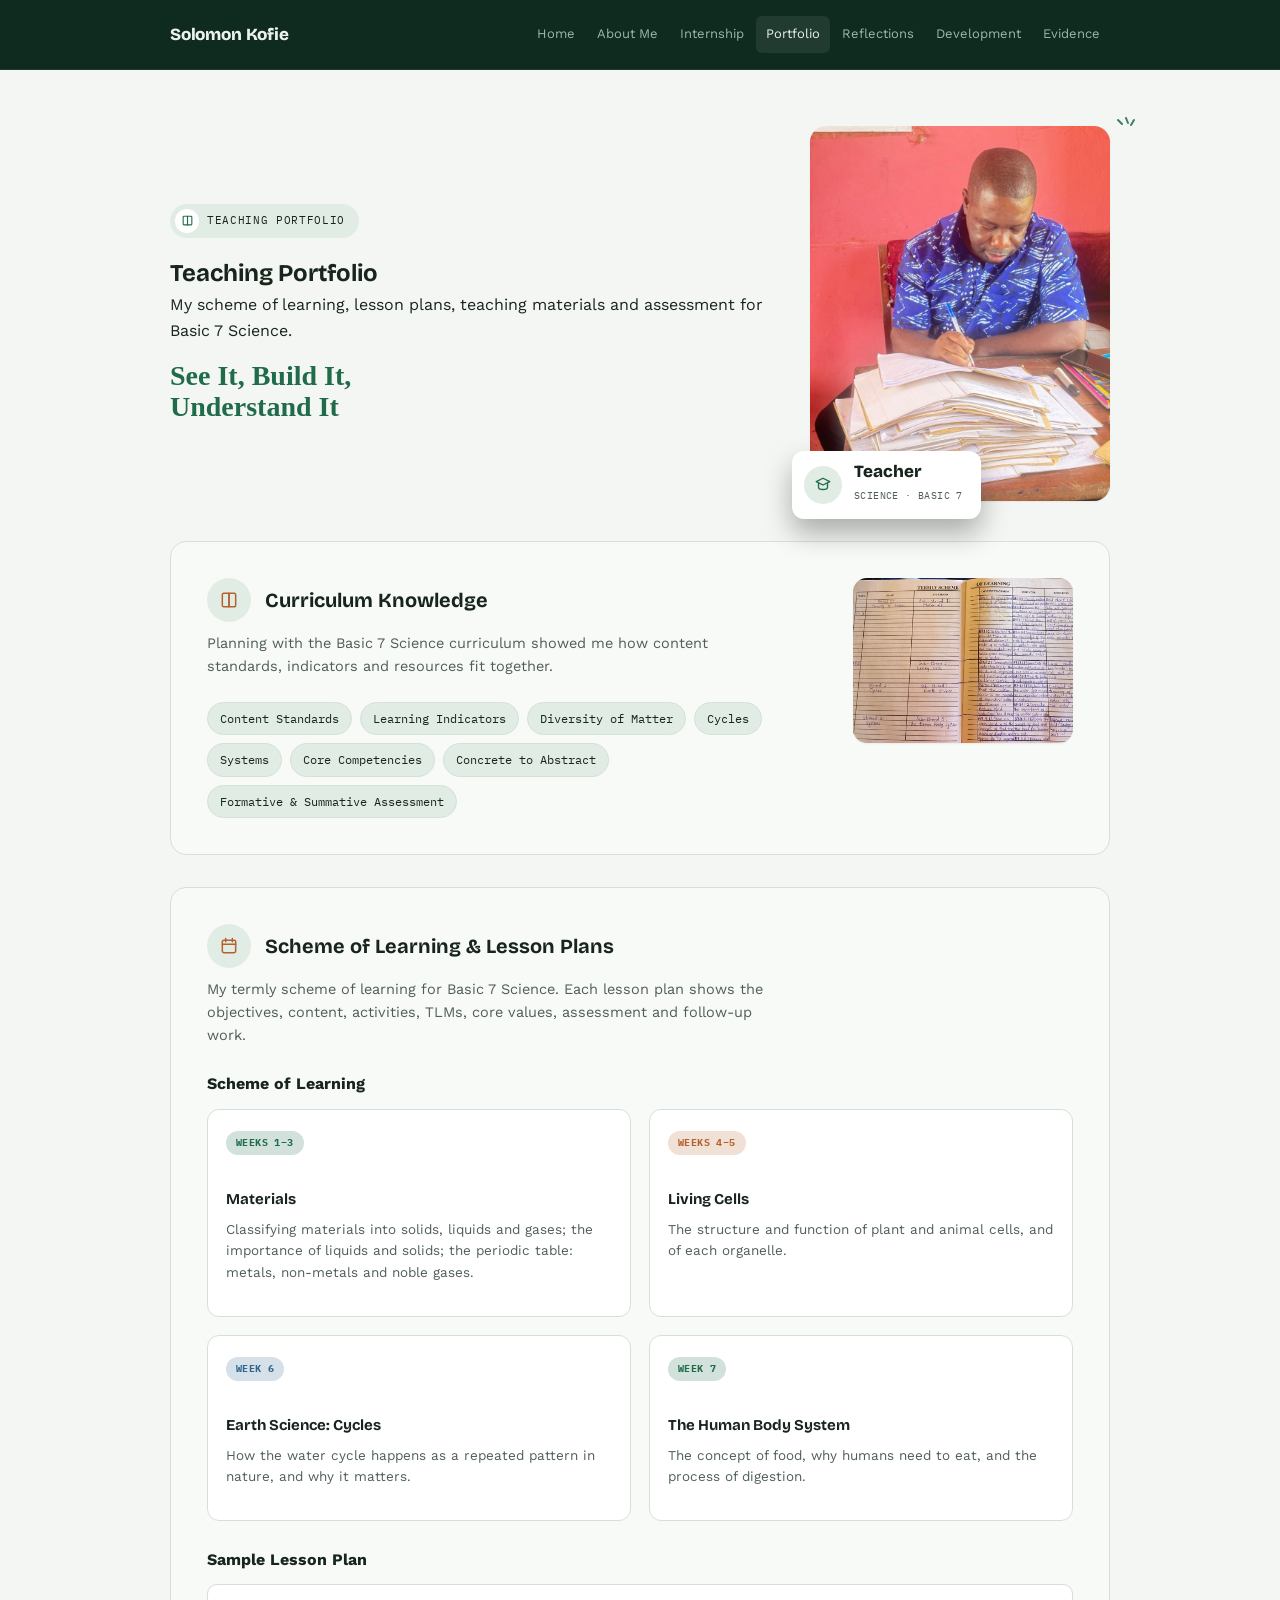
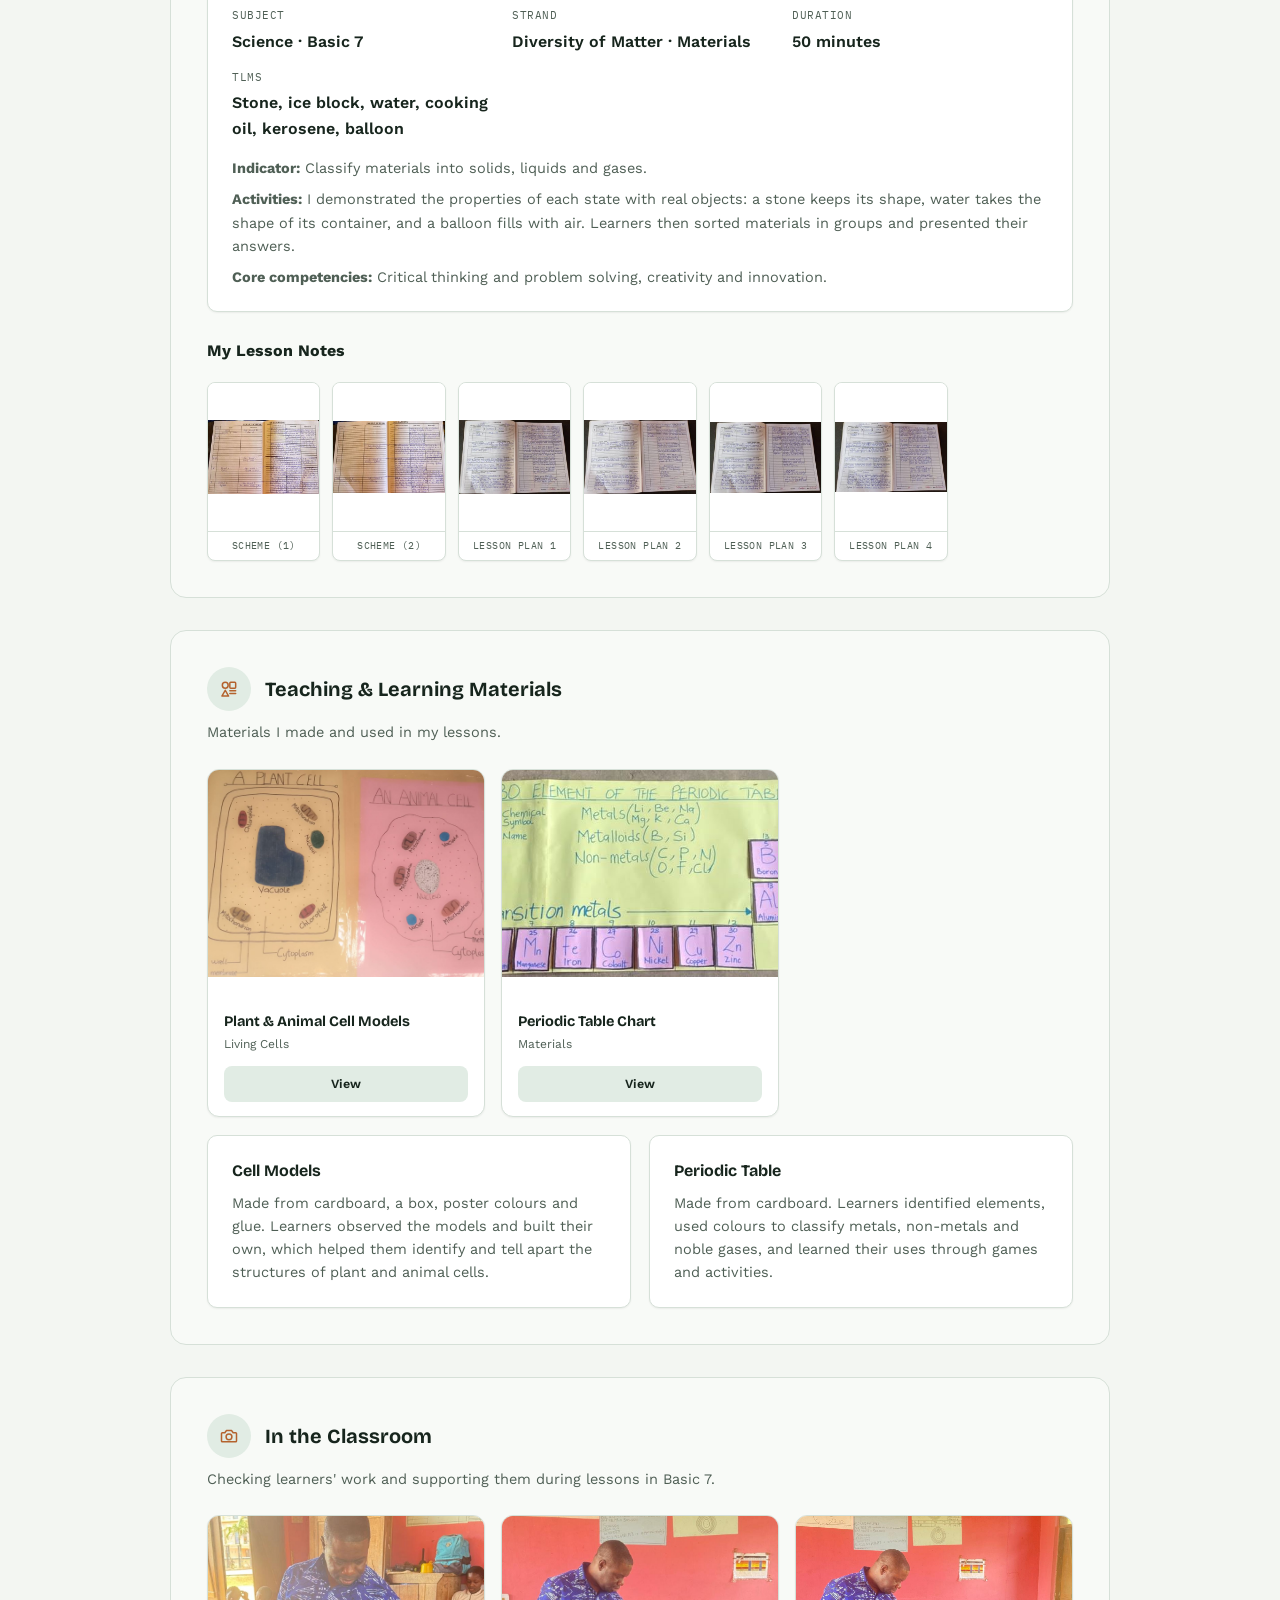
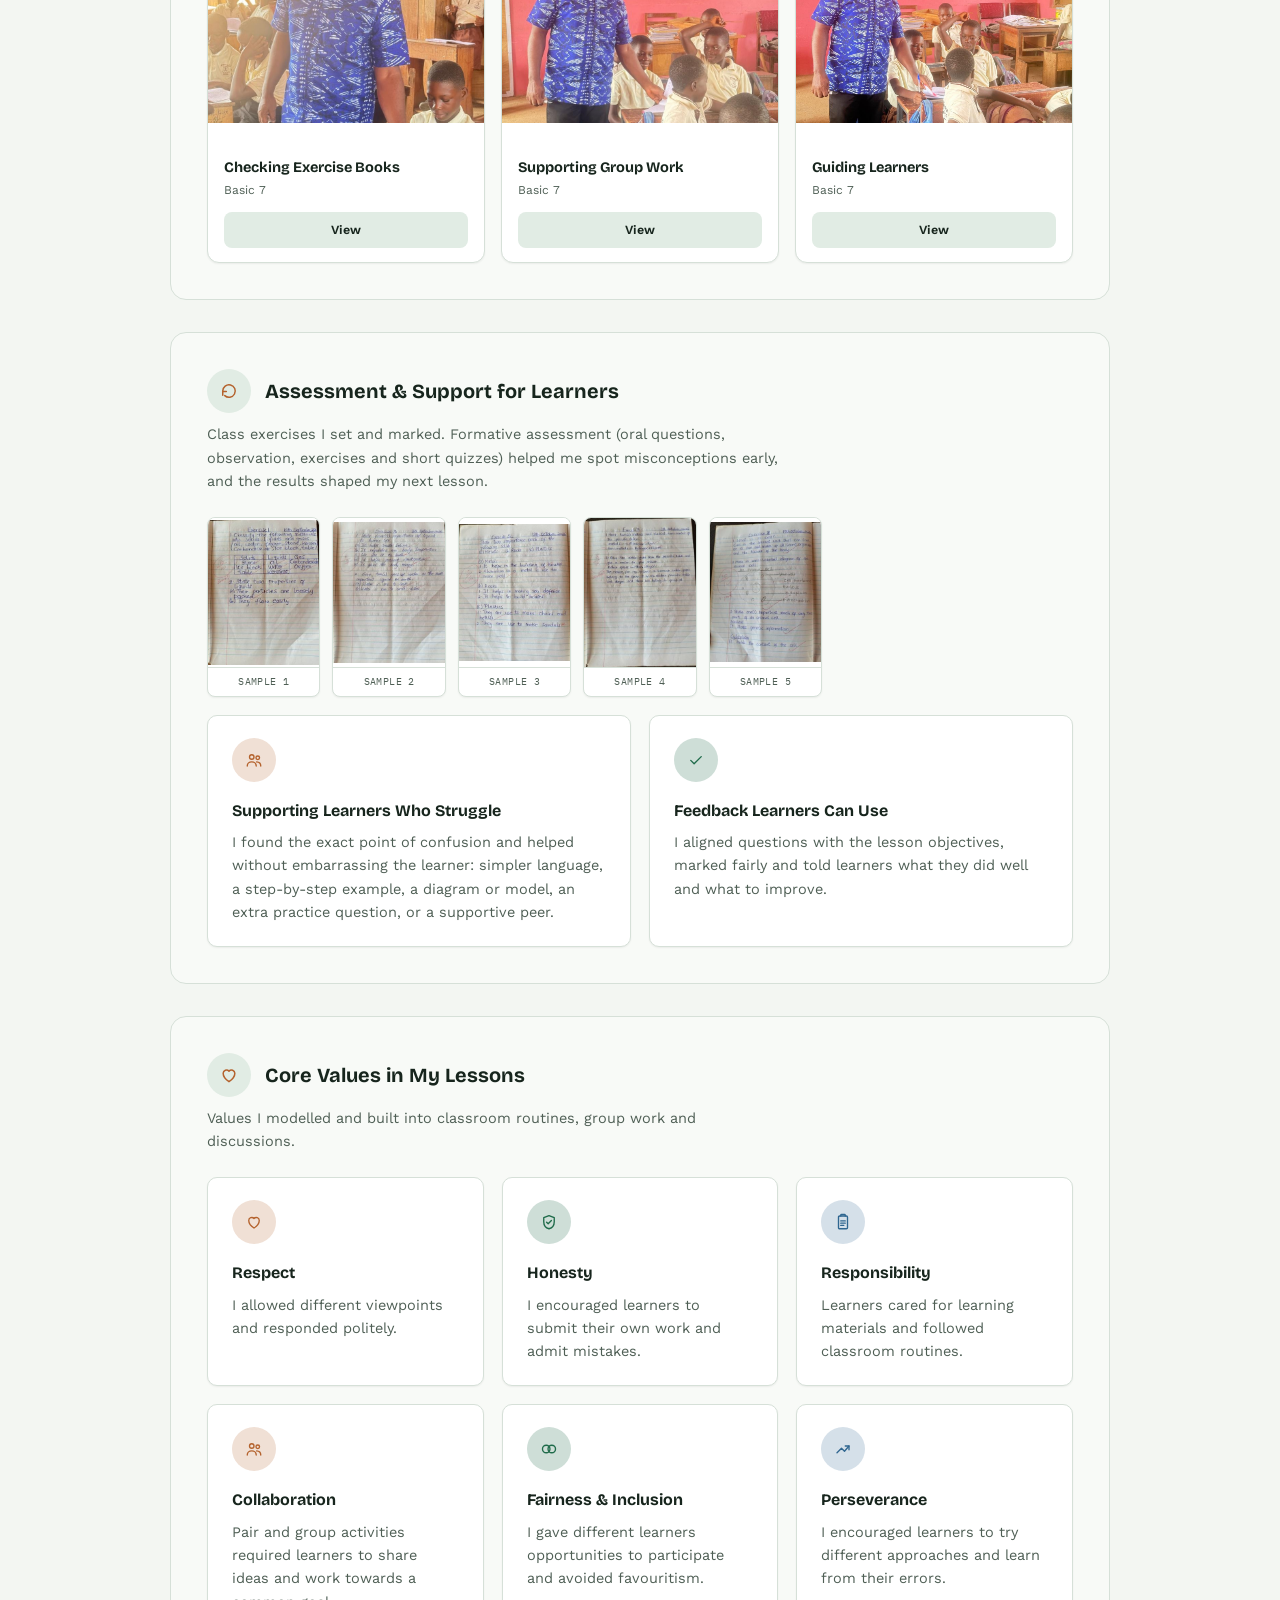
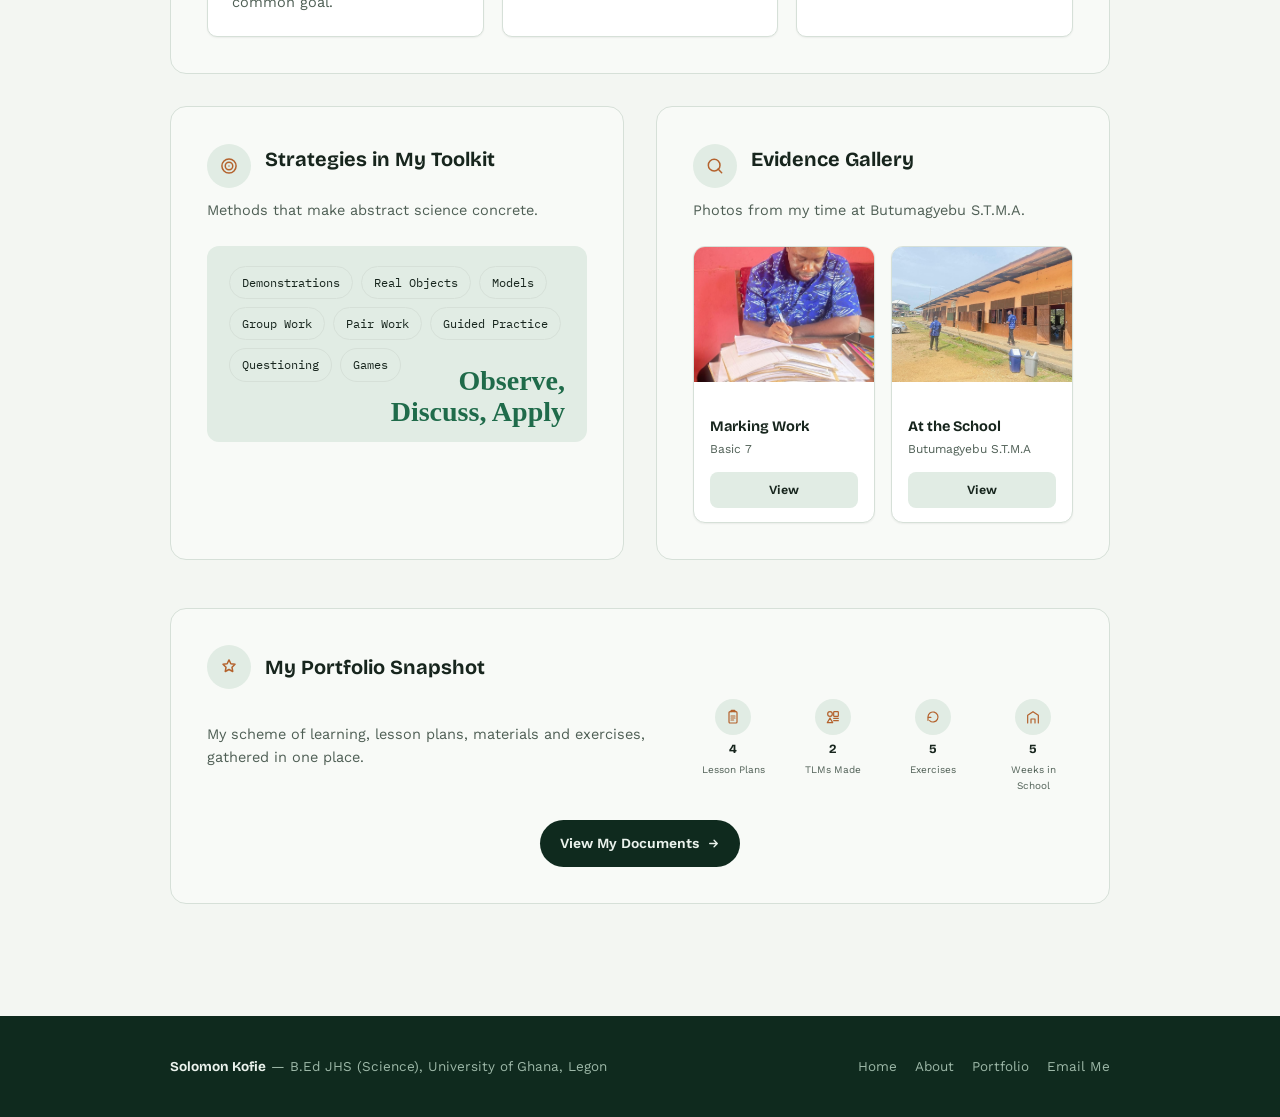
<file: site/portfolio.html>
<!doctype html>
<html lang="en">
<head>
<meta charset="UTF-8">
<meta name="viewport" content="width=device-width, initial-scale=1">
<title>Solomon Kofie — Teaching Portfolio</title>
<meta name="description" content="Teaching e-portfolio of Solomon Kofie, B.Ed JHS (Science) student-teacher at the University of Ghana, Legon.">
<link rel="stylesheet" href="https://fonts.googleapis.com/css2?family=Bricolage+Grotesque:opsz,wght@12..96,500;12..96,700;12..96,800&family=Work+Sans:wght@400;500;600;700&family=IBM+Plex+Mono:wght@500&display=swap">
<link rel="stylesheet" href="styles.css">
</head>
<body>

<header class="site">
  <div class="container nav-row">
    <a class="brand" href="index.html">Solomon Kofie</a>
    <button class="nav-toggle" id="navToggle" aria-expanded="false">Menu</button>
    <nav class="links" id="navLinks">
      <a href="index.html">Home</a>
      <a href="about.html">About Me</a>
      <a href="internship.html">Internship</a>
      <a href="portfolio.html" class="active">Portfolio</a>
      <a href="reflections.html">Reflections</a>
      <a href="development.html">Development</a>
      <a href="evidence.html">Evidence</a>
    </nav>
  </div>
</header>

<main class="container">
  <div class="page">

    <div class="page-photo-hero">
      <div class="head-text">
        <div class="pill-eyebrow"><span class="pill-icon"><svg width="13" height="13" viewBox="0 0 24 24" fill="none" stroke="currentColor" stroke-width="2" stroke-linecap="round" stroke-linejoin="round"><path d="M4 5.5C4 4.7 4.7 4 5.5 4H12v16H5.5A1.5 1.5 0 0 1 4 18.5z"/><path d="M20 5.5c0-.8-.7-1.5-1.5-1.5H12v16h6.5a1.5 1.5 0 0 0 1.5-1.5z"/></svg></span>Teaching Portfolio</div>
        <h2>Teaching Portfolio</h2>
        <p>My scheme of learning, lesson plans, teaching materials and assessment for Basic 7 Science.</p>
        <div class="tagline-script">See It, Build It,<br>Understand It</div>
      </div>
      <div class="photo-col">
        <div class="photo-ticks"><svg width="24" height="34" viewBox="0 0 24 34" fill="none" stroke="currentColor" stroke-width="2" stroke-linecap="round"><path d="M2 4l4 4"/><path d="M10 2l2 5"/><path d="M18 4l-3 5"/></svg></div>
        <img class="page-hero-photo" style="object-position:center 30%;" src="assets/teaching.jpg" alt="Solomon Kofie marking learners' work">
        <div class="hero-badge">
          <div class="badge-icon"><svg width="18" height="18" viewBox="0 0 24 24" fill="none" stroke="currentColor" stroke-width="1.8" stroke-linecap="round" stroke-linejoin="round"><path d="M12 3l9 4.5-9 4.5-9-4.5z"/><path d="M6 10v5c0 1.5 2.7 3 6 3s6-1.5 6-3v-5"/></svg></div>
          <div><b>Teacher</b><span>Science · Basic 7</span></div>
        </div>
      </div>
    </div>

    <div class="panel">
      <div class="panel-with-photo">
        <div class="panel-main">
          <div class="panel-head">
        <div class="focus-icon"><svg width="20" height="20" viewBox="0 0 24 24" fill="none" stroke="currentColor" stroke-width="1.8" stroke-linecap="round" stroke-linejoin="round"><path d="M4 5.5C4 4.7 4.7 4 5.5 4H12v16H5.5A1.5 1.5 0 0 1 4 18.5z"/><path d="M20 5.5c0-.8-.7-1.5-1.5-1.5H12v16h6.5a1.5 1.5 0 0 0 1.5-1.5z"/></svg></div>
        <h3>Curriculum Knowledge</h3>
      </div>
          <p class="panel-intro">Planning with the Basic 7 Science curriculum showed me how content standards, indicators and resources fit together.</p>
          <div class="chip-row">
            <span class="chip">Content Standards</span>
            <span class="chip">Learning Indicators</span>
            <span class="chip">Diversity of Matter</span>
            <span class="chip">Cycles</span>
            <span class="chip">Systems</span>
            <span class="chip">Core Competencies</span>
            <span class="chip">Concrete to Abstract</span>
            <span class="chip">Formative &amp; Summative Assessment</span>
          </div>
        </div>
        <div class="panel-photo"><img src="assets/scheme.jpg" alt="Solomon's handwritten scheme of learning"></div>
      </div>
    </div>

    <div class="panel">
      <div class="panel-head">
        <div class="focus-icon"><svg width="20" height="20" viewBox="0 0 24 24" fill="none" stroke="currentColor" stroke-width="1.8" stroke-linecap="round" stroke-linejoin="round"><rect x="4" y="5" width="16" height="15" rx="2"/><path d="M4 10h16M8 3v4M16 3v4"/></svg></div>
        <h3>Scheme of Learning &amp; Lesson Plans</h3>
      </div>
      <p class="panel-intro">My termly scheme of learning for Basic 7 Science. Each lesson plan shows the objectives, content, activities, TLMs, core values, assessment and follow-up work.</p>
      <h4 style="margin:6px 0 12px;">Scheme of Learning</h4>
      <div class="grid-cards cards-2">
        <div class="journal-card"><span class="week-badge" style="background:color-mix(in srgb, var(--gold) 20%, var(--surface));color:var(--gold);">Weeks 1–3</span><h4>Materials</h4><p>Classifying materials into solids, liquids and gases; the importance of liquids and solids; the periodic table: metals, non-metals and noble gases.</p></div>
        <div class="journal-card"><span class="week-badge" style="background:color-mix(in srgb, var(--green) 20%, var(--surface));color:var(--green);">Weeks 4–5</span><h4>Living Cells</h4><p>The structure and function of plant and animal cells, and of each organelle.</p></div>
        <div class="journal-card"><span class="week-badge" style="background:color-mix(in srgb, var(--maroon) 20%, var(--surface));color:var(--maroon);">Week 6</span><h4>Earth Science: Cycles</h4><p>How the water cycle happens as a repeated pattern in nature, and why it matters.</p></div>
        <div class="journal-card"><span class="week-badge" style="background:color-mix(in srgb, var(--gold) 20%, var(--surface));color:var(--gold);">Week 7</span><h4>The Human Body System</h4><p>The concept of food, why humans need to eat, and the process of digestion.</p></div>
      </div>
      <h4 style="margin:26px 0 12px;">Sample Lesson Plan</h4>
      <div class="card">
        <div style="display:grid;grid-template-columns:repeat(auto-fit,minmax(200px,1fr));gap:14px 24px;">
          <div><span class="info-label" style="display:block;font-family:var(--font-mono);font-size:11px;text-transform:uppercase;letter-spacing:.05em;color:var(--ink-muted);margin-bottom:4px;">Subject</span><span class="info-value" style="display:block;font-weight:600;">Science · Basic 7</span></div>
          <div><span class="info-label" style="display:block;font-family:var(--font-mono);font-size:11px;text-transform:uppercase;letter-spacing:.05em;color:var(--ink-muted);margin-bottom:4px;">Strand</span><span class="info-value" style="display:block;font-weight:600;">Diversity of Matter · Materials</span></div>
          <div><span class="info-label" style="display:block;font-family:var(--font-mono);font-size:11px;text-transform:uppercase;letter-spacing:.05em;color:var(--ink-muted);margin-bottom:4px;">Duration</span><span class="info-value" style="display:block;font-weight:600;">50 minutes</span></div>
          <div><span class="info-label" style="display:block;font-family:var(--font-mono);font-size:11px;text-transform:uppercase;letter-spacing:.05em;color:var(--ink-muted);margin-bottom:4px;">TLMs</span><span class="info-value" style="display:block;font-weight:600;">Stone, ice block, water, cooking oil, kerosene, balloon</span></div>
        </div>
        <p class="body-text" style="margin-top:16px;"><strong>Indicator:</strong> Classify materials into solids, liquids and gases.</p>
        <p class="body-text" style="margin-top:8px;"><strong>Activities:</strong> I demonstrated the properties of each state with real objects: a stone keeps its shape, water takes the shape of its container, and a balloon fills with air. Learners then sorted materials in groups and presented their answers.</p>
        <p class="body-text" style="margin-top:8px;"><strong>Core competencies:</strong> Critical thinking and problem solving, creativity and innovation.</p>
      </div>
      <h4 style="margin:26px 0 12px;">My Lesson Notes</h4>
      <div class="page-grid">
          <a href="evidence/lessons/p01.jpg" target="_blank" rel="noopener"><img src="evidence/lessons/t01.jpg" alt="Scheme (1)" loading="lazy"><span>Scheme (1)</span></a>
          <a href="evidence/lessons/p02.jpg" target="_blank" rel="noopener"><img src="evidence/lessons/t02.jpg" alt="Scheme (2)" loading="lazy"><span>Scheme (2)</span></a>
          <a href="evidence/lessons/p03.jpg" target="_blank" rel="noopener"><img src="evidence/lessons/t03.jpg" alt="Lesson plan 1" loading="lazy"><span>Lesson plan 1</span></a>
          <a href="evidence/lessons/p04.jpg" target="_blank" rel="noopener"><img src="evidence/lessons/t04.jpg" alt="Lesson plan 2" loading="lazy"><span>Lesson plan 2</span></a>
          <a href="evidence/lessons/p05.jpg" target="_blank" rel="noopener"><img src="evidence/lessons/t05.jpg" alt="Lesson plan 3" loading="lazy"><span>Lesson plan 3</span></a>
          <a href="evidence/lessons/p06.jpg" target="_blank" rel="noopener"><img src="evidence/lessons/t06.jpg" alt="Lesson plan 4" loading="lazy"><span>Lesson plan 4</span></a>
      </div>
    </div>

    <div class="panel">
      <div class="panel-head">
        <div class="focus-icon"><svg width="20" height="20" viewBox="0 0 24 24" fill="none" stroke="currentColor" stroke-width="1.8" stroke-linecap="round" stroke-linejoin="round"><circle cx="7.5" cy="7.5" r="3.5"/><rect x="13" y="4" width="7" height="7" rx="1"/><path d="M7.5 13.5l4 7h-8z"/><path d="M13 14h7M13 17.5h7"/></svg></div>
        <h3>Teaching &amp; Learning Materials</h3>
      </div>
      <p class="panel-intro">Materials I made and used in my lessons.</p>
      <div class="evidence-grid" style="grid-template-columns:repeat(auto-fill,minmax(260px,1fr));">
          <div class="evidence-card">
            <img class="evidence-photo" src="assets/tlm-cells.jpg" alt="Cardboard models of a plant cell and an animal cell">
            <div class="evidence-body">
              <h4>Plant &amp; Animal Cell Models</h4>
              <span class="evidence-tag">Living Cells</span>
              <a class="evidence-view" href="assets/tlm-cells.jpg" target="_blank" rel="noopener">View</a>
            </div>
          </div>
          <div class="evidence-card">
            <img class="evidence-photo" src="assets/tlm-periodic.jpg" alt="Cardboard periodic table chart of the first elements">
            <div class="evidence-body">
              <h4>Periodic Table Chart</h4>
              <span class="evidence-tag">Materials</span>
              <a class="evidence-view" href="assets/tlm-periodic.jpg" target="_blank" rel="noopener">View</a>
            </div>
          </div>
      </div>
      <div class="grid-cards cards-2" style="margin-top:18px;">
        <div class="card"><h4>Cell Models</h4><p>Made from cardboard, a box, poster colours and glue. Learners observed the models and built their own, which helped them identify and tell apart the structures of plant and animal cells.</p></div>
        <div class="card"><h4>Periodic Table</h4><p>Made from cardboard. Learners identified elements, used colours to classify metals, non-metals and noble gases, and learned their uses through games and activities.</p></div>
      </div>
    </div>

    <div class="panel">
      <div class="panel-head">
        <div class="focus-icon"><svg width="20" height="20" viewBox="0 0 24 24" fill="none" stroke="currentColor" stroke-width="1.8" stroke-linecap="round" stroke-linejoin="round"><path d="M4 8h3l2-2.5h6L17 8h3a1 1 0 0 1 1 1v9a1 1 0 0 1-1 1H4a1 1 0 0 1-1-1V9a1 1 0 0 1 1-1z"/><circle cx="12" cy="13" r="3.5"/></svg></div>
        <h3>In the Classroom</h3>
      </div>
      <p class="panel-intro">Checking learners' work and supporting them during lessons in Basic 7.</p>
      <div class="evidence-grid" style="grid-template-columns:repeat(auto-fill,minmax(240px,1fr));">
          <div class="evidence-card">
            <img class="evidence-photo" style="object-position:center 25%;" src="assets/class-2.jpg" alt="Solomon checking a learner's exercise book">
            <div class="evidence-body">
              <h4>Checking Exercise Books</h4>
              <span class="evidence-tag">Basic 7</span>
              <a class="evidence-view" href="assets/class-2.jpg" target="_blank" rel="noopener">View</a>
            </div>
          </div>
          <div class="evidence-card">
            <img class="evidence-photo" style="object-position:center 25%;" src="assets/class-3.jpg" alt="Solomon guiding a group of learners">
            <div class="evidence-body">
              <h4>Supporting Group Work</h4>
              <span class="evidence-tag">Basic 7</span>
              <a class="evidence-view" href="assets/class-3.jpg" target="_blank" rel="noopener">View</a>
            </div>
          </div>
          <div class="evidence-card">
            <img class="evidence-photo" style="object-position:center 25%;" src="assets/class-4.jpg" alt="Solomon helping a learner with written work">
            <div class="evidence-body">
              <h4>Guiding Learners</h4>
              <span class="evidence-tag">Basic 7</span>
              <a class="evidence-view" href="assets/class-4.jpg" target="_blank" rel="noopener">View</a>
            </div>
          </div>
      </div>
    </div>

    <div class="panel">
      <div class="panel-head">
        <div class="focus-icon"><svg width="20" height="20" viewBox="0 0 24 24" fill="none" stroke="currentColor" stroke-width="1.8" stroke-linecap="round" stroke-linejoin="round"><path d="M4.5 12a7.5 7.5 0 1 1 2.4 5.5"/><path d="M4.5 17v-4.3h4.3"/></svg></div>
        <h3>Assessment &amp; Support for Learners</h3>
      </div>
      <p class="panel-intro">Class exercises I set and marked. Formative assessment (oral questions, observation, exercises and short quizzes) helped me spot misconceptions early, and the results shaped my next lesson.</p>
      <div class="page-grid">
          <a href="evidence/exercises/p01.jpg" target="_blank" rel="noopener"><img src="evidence/exercises/t01.jpg" alt="Sample 1" loading="lazy"><span>Sample 1</span></a>
          <a href="evidence/exercises/p02.jpg" target="_blank" rel="noopener"><img src="evidence/exercises/t02.jpg" alt="Sample 2" loading="lazy"><span>Sample 2</span></a>
          <a href="evidence/exercises/p03.jpg" target="_blank" rel="noopener"><img src="evidence/exercises/t03.jpg" alt="Sample 3" loading="lazy"><span>Sample 3</span></a>
          <a href="evidence/exercises/p04.jpg" target="_blank" rel="noopener"><img src="evidence/exercises/t04.jpg" alt="Sample 4" loading="lazy"><span>Sample 4</span></a>
          <a href="evidence/exercises/p05.jpg" target="_blank" rel="noopener"><img src="evidence/exercises/t05.jpg" alt="Sample 5" loading="lazy"><span>Sample 5</span></a>
      </div>
      <div class="grid-cards cards-2" style="margin-top:18px;">
        <div class="card"><div class="focus-icon icon-pastel-1"><svg width="18" height="18" viewBox="0 0 24 24" fill="none" stroke="currentColor" stroke-width="1.8" stroke-linecap="round" stroke-linejoin="round"><circle cx="9" cy="8" r="3"/><path d="M3 20c0-3.3 2.7-5.5 6-5.5s6 2.2 6 5.5"/><circle cx="17" cy="9" r="2.4"/><path d="M15.5 14.6c3 .2 5.5 2.1 5.5 5.4"/></svg></div><h4>Supporting Learners Who Struggle</h4><p>I found the exact point of confusion and helped without embarrassing the learner: simpler language, a step-by-step example, a diagram or model, an extra practice question, or a supportive peer.</p></div>
        <div class="card"><div class="focus-icon icon-pastel-2"><svg width="18" height="18" viewBox="0 0 24 24" fill="none" stroke="currentColor" stroke-width="1.8" stroke-linecap="round" stroke-linejoin="round"><path d="M5 12.5l4.5 4.5L19 7.5"/></svg></div><h4>Feedback Learners Can Use</h4><p>I aligned questions with the lesson objectives, marked fairly and told learners what they did well and what to improve.</p></div>
      </div>
    </div>

    <div class="panel">
      <div class="panel-head">
        <div class="focus-icon"><svg width="20" height="20" viewBox="0 0 24 24" fill="none" stroke="currentColor" stroke-width="1.8" stroke-linecap="round" stroke-linejoin="round"><path d="M12 20s-7-4.4-7-10a4 4 0 0 1 7-2.6A4 4 0 0 1 19 10c0 5.6-7 10-7 10z"/></svg></div>
        <h3>Core Values in My Lessons</h3>
      </div>
      <p class="panel-intro">Values I modelled and built into classroom routines, group work and discussions.</p>
      <div class="grid-cards">
        <div class="card">
          <div class="focus-icon icon-pastel-1"><svg width="18" height="18" viewBox="0 0 24 24" fill="none" stroke="currentColor" stroke-width="1.8" stroke-linecap="round" stroke-linejoin="round"><path d="M12 20s-7-4.4-7-10a4 4 0 0 1 7-2.6A4 4 0 0 1 19 10c0 5.6-7 10-7 10z"/></svg></div>
          <h4>Respect</h4>
          <p>I allowed different viewpoints and responded politely.</p>
        </div>
        <div class="card">
          <div class="focus-icon icon-pastel-2"><svg width="18" height="18" viewBox="0 0 24 24" fill="none" stroke="currentColor" stroke-width="1.8" stroke-linecap="round" stroke-linejoin="round"><path d="M12 3.5l7 2.8v5.2c0 5-3 8.3-7 9.5-4-1.2-7-4.5-7-9.5V6.3z"/><path d="M8.8 12.2l2.1 2.1 4.3-4.3"/></svg></div>
          <h4>Honesty</h4>
          <p>I encouraged learners to submit their own work and admit mistakes.</p>
        </div>
        <div class="card">
          <div class="focus-icon icon-pastel-3"><svg width="18" height="18" viewBox="0 0 24 24" fill="none" stroke="currentColor" stroke-width="1.8" stroke-linecap="round" stroke-linejoin="round"><rect x="6" y="4" width="12" height="17" rx="1.5"/><path d="M9 4V3a1 1 0 0 1 1-1h4a1 1 0 0 1 1 1v1"/><path d="M9 10.5h6M9 13.5h6M9 16.5h4"/></svg></div>
          <h4>Responsibility</h4>
          <p>Learners cared for learning materials and followed classroom routines.</p>
        </div>
        <div class="card">
          <div class="focus-icon icon-pastel-1"><svg width="18" height="18" viewBox="0 0 24 24" fill="none" stroke="currentColor" stroke-width="1.8" stroke-linecap="round" stroke-linejoin="round"><circle cx="9" cy="8" r="3"/><path d="M3 20c0-3.3 2.7-5.5 6-5.5s6 2.2 6 5.5"/><circle cx="17" cy="9" r="2.4"/><path d="M15.5 14.6c3 .2 5.5 2.1 5.5 5.4"/></svg></div>
          <h4>Collaboration</h4>
          <p>Pair and group activities required learners to share ideas and work towards a common goal.</p>
        </div>
        <div class="card">
          <div class="focus-icon icon-pastel-2"><svg width="18" height="18" viewBox="0 0 24 24" fill="none" stroke="currentColor" stroke-width="1.8" stroke-linecap="round" stroke-linejoin="round"><circle cx="8.3" cy="12" r="5"/><circle cx="15.7" cy="12" r="5"/></svg></div>
          <h4>Fairness &amp; Inclusion</h4>
          <p>I gave different learners opportunities to participate and avoided favouritism.</p>
        </div>
        <div class="card">
          <div class="focus-icon icon-pastel-3"><svg width="18" height="18" viewBox="0 0 24 24" fill="none" stroke="currentColor" stroke-width="1.8" stroke-linecap="round" stroke-linejoin="round"><path d="M4 17l6-6 4 4 6-7"/><path d="M15 8h5v5"/></svg></div>
          <h4>Perseverance</h4>
          <p>I encouraged learners to try different approaches and learn from their errors.</p>
        </div>
      </div>
    </div>

    <div class="two-col block">
      <div class="panel" style="margin-bottom:0;">
        <div class="panel-head">
        <div class="focus-icon"><svg width="20" height="20" viewBox="0 0 24 24" fill="none" stroke="currentColor" stroke-width="1.8" stroke-linecap="round" stroke-linejoin="round"><circle cx="12" cy="12" r="8.5"/><circle cx="12" cy="12" r="4.5"/><circle cx="12" cy="12" r=".8" fill="currentColor" stroke="none"/></svg></div>
        <h3>Strategies in My Toolkit</h3>
      </div>
        <p class="panel-intro">Methods that make abstract science concrete.</p>
        <div class="toolkit-cloud">
          <div class="chip-row">
            <span class="chip">Demonstrations</span>
            <span class="chip">Real Objects</span>
            <span class="chip">Models</span>
            <span class="chip">Group Work</span>
            <span class="chip">Pair Work</span>
            <span class="chip">Guided Practice</span>
            <span class="chip">Questioning</span>
            <span class="chip">Games</span>
          </div>
          <div class="tagline-script">Observe,<br>Discuss, Apply</div>
        </div>
      </div>
      <div class="panel" style="margin-bottom:0;">
        <div class="panel-head">
        <div class="focus-icon"><svg width="20" height="20" viewBox="0 0 24 24" fill="none" stroke="currentColor" stroke-width="1.8" stroke-linecap="round" stroke-linejoin="round"><circle cx="11" cy="11" r="7"/><path d="M20 20l-4.3-4.3"/></svg></div>
        <h3>Evidence Gallery</h3>
      </div>
        <p class="panel-intro">Photos from my time at Butumagyebu S.T.M.A.</p>
        <div class="evidence-grid">
          <div class="evidence-card">
            <img class="evidence-photo" src="assets/teaching.jpg" alt="Solomon marking learners exercise books">
            <div class="evidence-body">
              <h4>Marking Work</h4>
              <span class="evidence-tag">Basic 7</span>
              <a class="evidence-view" href="assets/teaching.jpg" target="_blank" rel="noopener">View</a>
            </div>
          </div>
          <div class="evidence-card">
            <img class="evidence-photo" src="assets/school-1.jpg" alt="Classroom block at the school">
            <div class="evidence-body">
              <h4>At the School</h4>
              <span class="evidence-tag">Butumagyebu S.T.M.A</span>
              <a class="evidence-view" href="assets/school-1.jpg" target="_blank" rel="noopener">View</a>
            </div>
          </div>
        </div>
      </div>
    </div>

    <div class="panel">
      <div class="panel-head">
        <div class="focus-icon"><svg width="20" height="20" viewBox="0 0 24 24" fill="none" stroke="currentColor" stroke-width="1.8" stroke-linecap="round" stroke-linejoin="round"><path d="M12 3.5l2.2 4.6 5 .7-3.6 3.6.9 5-4.5-2.4-4.5 2.4.9-5-3.6-3.6 5-.7z"/></svg></div>
        <h3>My Portfolio Snapshot</h3>
      </div>
      <div style="display:flex;flex-wrap:wrap;gap:28px;align-items:center;justify-content:space-between;">
        <p class="panel-intro" style="margin-bottom:0;flex:1;min-width:240px;">My scheme of learning, lesson plans, materials and exercises, gathered in one place.</p>
        <div class="mini-stats">
          <div class="mini-stat">
            <div class="focus-icon"><svg width="16" height="16" viewBox="0 0 24 24" fill="none" stroke="currentColor" stroke-width="1.8" stroke-linecap="round" stroke-linejoin="round"><rect x="6" y="4" width="12" height="17" rx="1.5"/><path d="M9 4V3a1 1 0 0 1 1-1h4a1 1 0 0 1 1 1v1"/><path d="M9 10.5h6M9 13.5h6M9 16.5h4"/></svg></div>
            <b>4</b><span>Lesson Plans</span>
          </div>
          <div class="mini-stat">
            <div class="focus-icon"><svg width="16" height="16" viewBox="0 0 24 24" fill="none" stroke="currentColor" stroke-width="1.8" stroke-linecap="round" stroke-linejoin="round"><circle cx="7.5" cy="7.5" r="3.5"/><rect x="13" y="4" width="7" height="7" rx="1"/><path d="M7.5 13.5l4 7h-8z"/><path d="M13 14h7M13 17.5h7"/></svg></div>
            <b>2</b><span>TLMs Made</span>
          </div>
          <div class="mini-stat">
            <div class="focus-icon"><svg width="16" height="16" viewBox="0 0 24 24" fill="none" stroke="currentColor" stroke-width="1.8" stroke-linecap="round" stroke-linejoin="round"><path d="M4.5 12a7.5 7.5 0 1 1 2.4 5.5"/><path d="M4.5 17v-4.3h4.3"/></svg></div>
            <b>5</b><span>Exercises</span>
          </div>
          <div class="mini-stat">
            <div class="focus-icon"><svg width="16" height="16" viewBox="0 0 24 24" fill="none" stroke="currentColor" stroke-width="1.8" stroke-linecap="round" stroke-linejoin="round"><path d="M4 21V9.5L12 4l8 5.5V21"/><path d="M9 21v-6h6v6"/></svg></div>
            <b>5</b><span>Weeks in School</span>
          </div>
        </div>
      </div>
      <div style="text-align:center;margin-top:26px;">
        <a class="btn-dark" href="evidence.html">View My Documents <svg width="13" height="13" viewBox="0 0 24 24" fill="none" stroke="currentColor" stroke-width="2.4" stroke-linecap="round" stroke-linejoin="round"><path d="M5 12h13M13 6l6 6-6 6"/></svg></a>
      </div>
    </div>
  </div>
</main>

<footer class="site">
  <div class="container">
    <div><strong>Solomon Kofie</strong> — B.Ed JHS (Science), University of Ghana, Legon</div>
    <div class="foot-links">
      <a href="index.html">Home</a>
      <a href="about.html">About</a>
      <a href="portfolio.html">Portfolio</a>
      <a href="mailto:solomonkofie80@gmail.com">Email Me</a>
    </div>
  </div>
</footer>

<script>
(function(){
  var navToggle = document.getElementById("navToggle");
  var navEl = document.getElementById("navLinks");
  navToggle.addEventListener("click", function(){
    var open = navEl.classList.toggle("open");
    navToggle.setAttribute("aria-expanded", open ? "true" : "false");
  });
})();
</script>
</body>
</html>
</file>
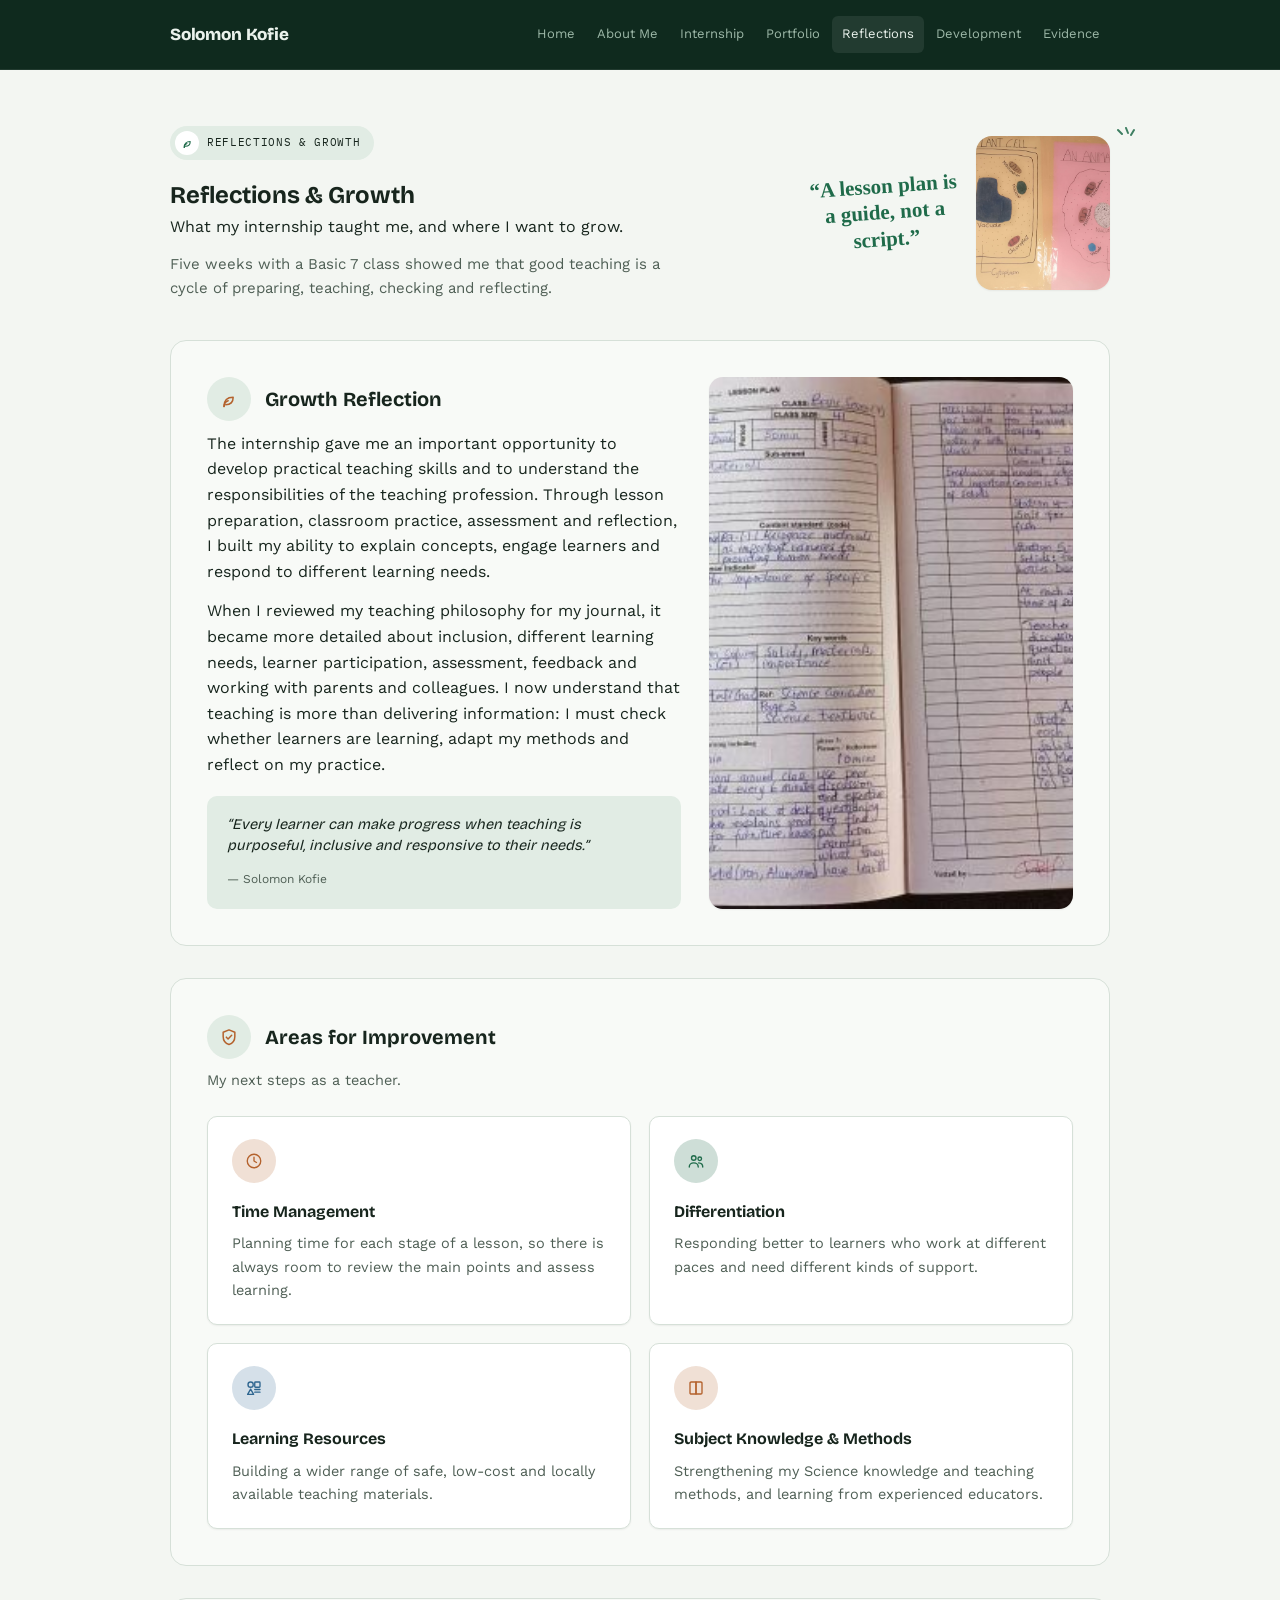
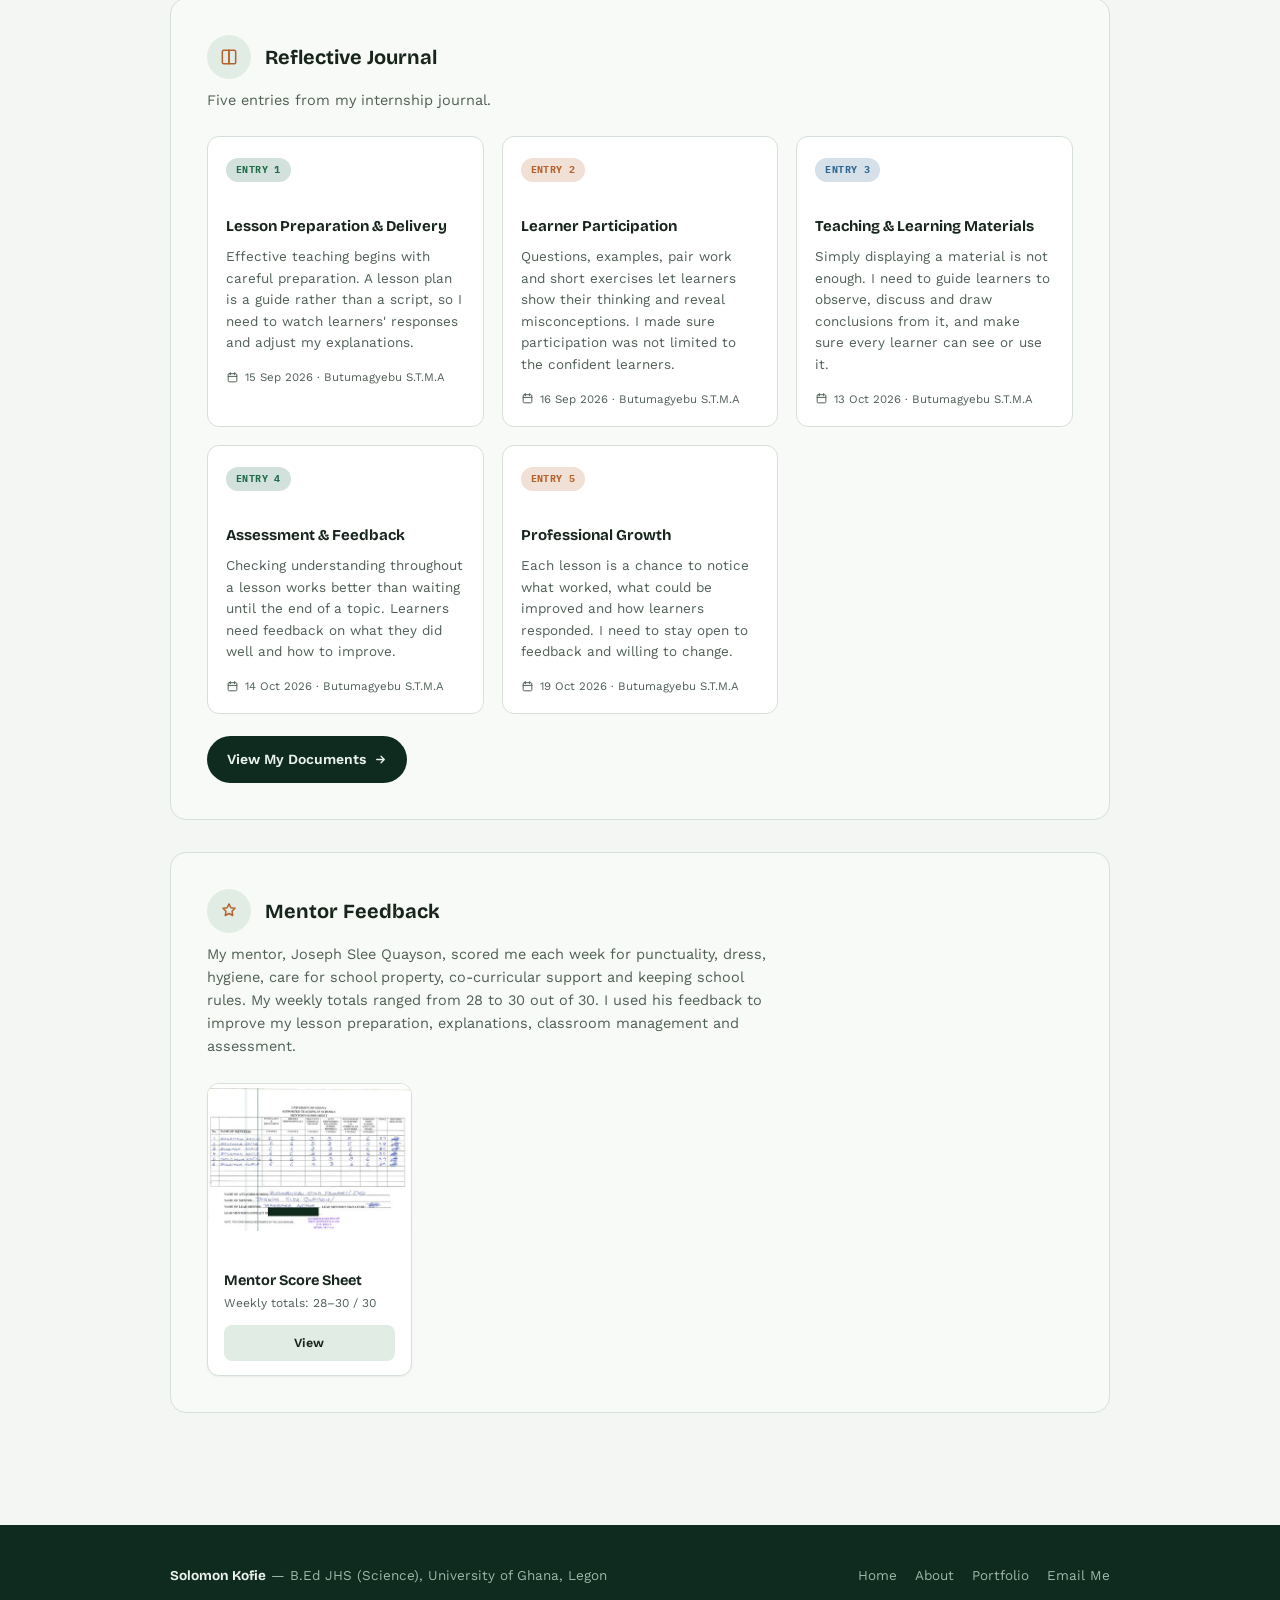
<file: site/reflections.html>
<!doctype html>
<html lang="en">
<head>
<meta charset="UTF-8">
<meta name="viewport" content="width=device-width, initial-scale=1">
<title>Solomon Kofie — Reflections &amp; Growth</title>
<meta name="description" content="Teaching e-portfolio of Solomon Kofie, B.Ed JHS (Science) student-teacher at the University of Ghana, Legon.">
<link rel="stylesheet" href="https://fonts.googleapis.com/css2?family=Bricolage+Grotesque:opsz,wght@12..96,500;12..96,700;12..96,800&family=Work+Sans:wght@400;500;600;700&family=IBM+Plex+Mono:wght@500&display=swap">
<link rel="stylesheet" href="styles.css">
</head>
<body>

<header class="site">
  <div class="container nav-row">
    <a class="brand" href="index.html">Solomon Kofie</a>
    <button class="nav-toggle" id="navToggle" aria-expanded="false">Menu</button>
    <nav class="links" id="navLinks">
      <a href="index.html">Home</a>
      <a href="about.html">About Me</a>
      <a href="internship.html">Internship</a>
      <a href="portfolio.html">Portfolio</a>
      <a href="reflections.html" class="active">Reflections</a>
      <a href="development.html">Development</a>
      <a href="evidence.html">Evidence</a>
    </nav>
  </div>
</header>

<main class="container">
  <div class="page">

    <div class="page-photo-hero">
      <div class="head-text">
        <div class="pill-eyebrow"><span class="pill-icon"><svg width="13" height="13" viewBox="0 0 24 24" fill="none" stroke="currentColor" stroke-width="2" stroke-linecap="round" stroke-linejoin="round"><path d="M6 21c0-7 4-11 11-11 0 6-3 9-9 9"/><path d="M6 21c0-4 2-6 5-7"/></svg></span>Reflections &amp; Growth</div>
        <h2>Reflections &amp; Growth</h2>
        <p>What my internship taught me, and where I want to grow.</p>
        <p style="color:var(--ink-muted);font-size:15px;max-width:56ch;margin-top:12px;">Five weeks with a Basic 7 class showed me that good teaching is a cycle of preparing, teaching, checking and reflecting.</p>
      </div>
      <div class="reflect-hero-side">
        <div class="reflect-quote">&ldquo;A lesson plan is a guide, not a script.&rdquo;</div>
        <div class="photo-col" style="max-width:160px;">
          <div class="photo-ticks"><svg width="24" height="34" viewBox="0 0 24 34" fill="none" stroke="currentColor" stroke-width="2" stroke-linecap="round"><path d="M2 4l4 4"/><path d="M10 2l2 5"/><path d="M18 4l-3 5"/></svg></div>
          <img class="page-hero-photo" style="aspect-ratio:4/4.6;object-position:center 40%;" src="assets/tlm-cells.jpg" alt="Solomon's plant and animal cell models">
        </div>
      </div>
    </div>

    <div class="panel">
      <div class="growth-split">
        <div>
          <div class="panel-head">
        <div class="focus-icon"><svg width="20" height="20" viewBox="0 0 24 24" fill="none" stroke="currentColor" stroke-width="1.8" stroke-linecap="round" stroke-linejoin="round"><path d="M6 21c0-7 4-11 11-11 0 6-3 9-9 9"/><path d="M6 21c0-4 2-6 5-7"/></svg></div>
        <h3>Growth Reflection</h3>
      </div>
          <p class="body-text">The internship gave me an important opportunity to develop practical teaching skills and to understand the responsibilities of the teaching profession. Through lesson preparation, classroom practice, assessment and reflection, I built my ability to explain concepts, engage learners and respond to different learning needs.</p>
          <p class="body-text" style="margin-top:14px;">When I reviewed my teaching philosophy for my journal, it became more detailed about inclusion, different learning needs, learner participation, assessment, feedback and working with parents and colleagues. I now understand that teaching is more than delivering information: I must check whether learners are learning, adapt my methods and reflect on my practice.</p>
          <div class="quote-box">
            <p>&ldquo;Every learner can make progress when teaching is purposeful, inclusive and responsive to their needs.&rdquo;</p>
            <span>— Solomon Kofie</span>
          </div>
        </div>
        <img class="growth-photo" src="assets/lesson-note.jpg" style="object-position:center 30%;" alt="One of Solomon's handwritten lesson plans">
      </div>
    </div>

    <div class="panel">
      <div class="panel-head">
        <div class="focus-icon"><svg width="20" height="20" viewBox="0 0 24 24" fill="none" stroke="currentColor" stroke-width="1.8" stroke-linecap="round" stroke-linejoin="round"><path d="M12 3.5l7 2.8v5.2c0 5-3 8.3-7 9.5-4-1.2-7-4.5-7-9.5V6.3z"/><path d="M8.8 12.2l2.1 2.1 4.3-4.3"/></svg></div>
        <h3>Areas for Improvement</h3>
      </div>
      <p class="panel-intro">My next steps as a teacher.</p>
      <div class="grid-cards cards-2">
        <div class="card">
          <div class="focus-icon icon-pastel-1"><svg width="18" height="18" viewBox="0 0 24 24" fill="none" stroke="currentColor" stroke-width="1.8" stroke-linecap="round" stroke-linejoin="round"><circle cx="12" cy="12" r="9"/><path d="M12 7v5l3.3 2"/></svg></div>
          <h4>Time Management</h4>
          <p>Planning time for each stage of a lesson, so there is always room to review the main points and assess learning.</p>
        </div>
        <div class="card">
          <div class="focus-icon icon-pastel-2"><svg width="18" height="18" viewBox="0 0 24 24" fill="none" stroke="currentColor" stroke-width="1.8" stroke-linecap="round" stroke-linejoin="round"><circle cx="9" cy="8" r="3"/><path d="M3 20c0-3.3 2.7-5.5 6-5.5s6 2.2 6 5.5"/><circle cx="17" cy="9" r="2.4"/><path d="M15.5 14.6c3 .2 5.5 2.1 5.5 5.4"/></svg></div>
          <h4>Differentiation</h4>
          <p>Responding better to learners who work at different paces and need different kinds of support.</p>
        </div>
        <div class="card">
          <div class="focus-icon icon-pastel-3"><svg width="18" height="18" viewBox="0 0 24 24" fill="none" stroke="currentColor" stroke-width="1.8" stroke-linecap="round" stroke-linejoin="round"><circle cx="7.5" cy="7.5" r="3.5"/><rect x="13" y="4" width="7" height="7" rx="1"/><path d="M7.5 13.5l4 7h-8z"/><path d="M13 14h7M13 17.5h7"/></svg></div>
          <h4>Learning Resources</h4>
          <p>Building a wider range of safe, low-cost and locally available teaching materials.</p>
        </div>
        <div class="card">
          <div class="focus-icon icon-pastel-1"><svg width="18" height="18" viewBox="0 0 24 24" fill="none" stroke="currentColor" stroke-width="1.8" stroke-linecap="round" stroke-linejoin="round"><path d="M4 5.5C4 4.7 4.7 4 5.5 4H12v16H5.5A1.5 1.5 0 0 1 4 18.5z"/><path d="M20 5.5c0-.8-.7-1.5-1.5-1.5H12v16h6.5a1.5 1.5 0 0 0 1.5-1.5z"/></svg></div>
          <h4>Subject Knowledge &amp; Methods</h4>
          <p>Strengthening my Science knowledge and teaching methods, and learning from experienced educators.</p>
        </div>
      </div>
    </div>

    <div class="panel">
      <div class="panel-head">
        <div class="focus-icon"><svg width="20" height="20" viewBox="0 0 24 24" fill="none" stroke="currentColor" stroke-width="1.8" stroke-linecap="round" stroke-linejoin="round"><path d="M4 5.5C4 4.7 4.7 4 5.5 4H12v16H5.5A1.5 1.5 0 0 1 4 18.5z"/><path d="M20 5.5c0-.8-.7-1.5-1.5-1.5H12v16h6.5a1.5 1.5 0 0 0 1.5-1.5z"/></svg></div>
        <h3>Reflective Journal</h3>
      </div>
      <p class="panel-intro">Five entries from my internship journal.</p>
      <div class="grid-cards">
        <div class="journal-card">
          <span class="week-badge" style="background:color-mix(in srgb, var(--gold) 20%, var(--surface));color:var(--gold);">Entry 1</span>
          <h4>Lesson Preparation &amp; Delivery</h4>
          <p>Effective teaching begins with careful preparation. A lesson plan is a guide rather than a script, so I need to watch learners' responses and adjust my explanations.</p>
          <div class="journal-date"><svg width="13" height="13" viewBox="0 0 24 24" fill="none" stroke="currentColor" stroke-width="1.8" stroke-linecap="round" stroke-linejoin="round"><rect x="4" y="5" width="16" height="15" rx="2"/><path d="M4 10h16M8 3v4M16 3v4"/></svg>15 Sep 2026 · Butumagyebu S.T.M.A</div>
        </div>
        <div class="journal-card">
          <span class="week-badge" style="background:color-mix(in srgb, var(--green) 20%, var(--surface));color:var(--green);">Entry 2</span>
          <h4>Learner Participation</h4>
          <p>Questions, examples, pair work and short exercises let learners show their thinking and reveal misconceptions. I made sure participation was not limited to the confident learners.</p>
          <div class="journal-date"><svg width="13" height="13" viewBox="0 0 24 24" fill="none" stroke="currentColor" stroke-width="1.8" stroke-linecap="round" stroke-linejoin="round"><rect x="4" y="5" width="16" height="15" rx="2"/><path d="M4 10h16M8 3v4M16 3v4"/></svg>16 Sep 2026 · Butumagyebu S.T.M.A</div>
        </div>
        <div class="journal-card">
          <span class="week-badge" style="background:color-mix(in srgb, var(--maroon) 20%, var(--surface));color:var(--maroon);">Entry 3</span>
          <h4>Teaching &amp; Learning Materials</h4>
          <p>Simply displaying a material is not enough. I need to guide learners to observe, discuss and draw conclusions from it, and make sure every learner can see or use it.</p>
          <div class="journal-date"><svg width="13" height="13" viewBox="0 0 24 24" fill="none" stroke="currentColor" stroke-width="1.8" stroke-linecap="round" stroke-linejoin="round"><rect x="4" y="5" width="16" height="15" rx="2"/><path d="M4 10h16M8 3v4M16 3v4"/></svg>13 Oct 2026 · Butumagyebu S.T.M.A</div>
        </div>
        <div class="journal-card">
          <span class="week-badge" style="background:color-mix(in srgb, var(--gold) 20%, var(--surface));color:var(--gold);">Entry 4</span>
          <h4>Assessment &amp; Feedback</h4>
          <p>Checking understanding throughout a lesson works better than waiting until the end of a topic. Learners need feedback on what they did well and how to improve.</p>
          <div class="journal-date"><svg width="13" height="13" viewBox="0 0 24 24" fill="none" stroke="currentColor" stroke-width="1.8" stroke-linecap="round" stroke-linejoin="round"><rect x="4" y="5" width="16" height="15" rx="2"/><path d="M4 10h16M8 3v4M16 3v4"/></svg>14 Oct 2026 · Butumagyebu S.T.M.A</div>
        </div>
        <div class="journal-card">
          <span class="week-badge" style="background:color-mix(in srgb, var(--green) 20%, var(--surface));color:var(--green);">Entry 5</span>
          <h4>Professional Growth</h4>
          <p>Each lesson is a chance to notice what worked, what could be improved and how learners responded. I need to stay open to feedback and willing to change.</p>
          <div class="journal-date"><svg width="13" height="13" viewBox="0 0 24 24" fill="none" stroke="currentColor" stroke-width="1.8" stroke-linecap="round" stroke-linejoin="round"><rect x="4" y="5" width="16" height="15" rx="2"/><path d="M4 10h16M8 3v4M16 3v4"/></svg>19 Oct 2026 · Butumagyebu S.T.M.A</div>
        </div>
      </div>
      <div style="margin-top:22px;">
        <a class="btn-dark" href="evidence.html">View My Documents <svg width="13" height="13" viewBox="0 0 24 24" fill="none" stroke="currentColor" stroke-width="2.4" stroke-linecap="round" stroke-linejoin="round"><path d="M5 12h13M13 6l6 6-6 6"/></svg></a>
      </div>
    </div>

    <div class="panel">
      <div class="panel-head">
        <div class="focus-icon"><svg width="20" height="20" viewBox="0 0 24 24" fill="none" stroke="currentColor" stroke-width="1.8" stroke-linecap="round" stroke-linejoin="round"><path d="M12 3.5l2.2 4.6 5 .7-3.6 3.6.9 5-4.5-2.4-4.5 2.4.9-5-3.6-3.6 5-.7z"/></svg></div>
        <h3>Mentor Feedback</h3>
      </div>
      <p class="panel-intro">My mentor, Joseph Slee Quayson, scored me each week for punctuality, dress, hygiene, care for school property, co-curricular support and keeping school rules. My weekly totals ranged from 28 to 30 out of 30. I used his feedback to improve my lesson preparation, explanations, classroom management and assessment.</p>
      <div class="evidence-grid" style="grid-template-columns:repeat(auto-fill,minmax(200px,1fr));">
          <div class="evidence-card">
            <img class="evidence-photo is-sheet" src="evidence/score/t01.jpg" alt="Mentor's score sheet">
            <div class="evidence-body">
              <h4>Mentor Score Sheet</h4>
              <span class="evidence-tag">Weekly totals: 28–30 / 30</span>
              <a class="evidence-view" href="evidence/score/p01.jpg" target="_blank" rel="noopener">View</a>
            </div>
          </div>
      </div>
    </div>
  </div>
</main>

<footer class="site">
  <div class="container">
    <div><strong>Solomon Kofie</strong> — B.Ed JHS (Science), University of Ghana, Legon</div>
    <div class="foot-links">
      <a href="index.html">Home</a>
      <a href="about.html">About</a>
      <a href="portfolio.html">Portfolio</a>
      <a href="mailto:solomonkofie80@gmail.com">Email Me</a>
    </div>
  </div>
</footer>

<script>
(function(){
  var navToggle = document.getElementById("navToggle");
  var navEl = document.getElementById("navLinks");
  navToggle.addEventListener("click", function(){
    var open = navEl.classList.toggle("open");
    navToggle.setAttribute("aria-expanded", open ? "true" : "false");
  });
})();
</script>
</body>
</html>
</file>
<file: site/styles.css>
:root{
  --bg:#F3F6F2;
  --surface:#FFFFFF;
  --surface-2:#F8FAF7;
  --ink:#17251D;
  --ink-muted:#4F5F55;
  --border:#D6E0D8;
  --gold:#1F6B4A;
  --green:#B4622D;
  --maroon:#2F6690;
  --header-bg:#0F2A1E;
  --header-text:#EAF2EC;
  --header-text-muted:#9DB8A8;
  --chip-bg:#E1ECE4;
  --shadow: 0 1px 2px rgba(20,18,10,.06);
  --font-display: "Bricolage Grotesque", system-ui, sans-serif;
  --font-body: "Work Sans", system-ui, sans-serif;
  --font-mono: "IBM Plex Mono", monospace;
}
@media (prefers-color-scheme: dark){
  :root:not([data-theme="light"]){
    --bg:#0D1712;
    --surface:#14231B;
    --surface-2:#192B21;
    --ink:#E8F0EA;
    --ink-muted:#A2B8AA;
    --border:#26392E;
    --gold:#5FC08F;
    --green:#E39A63;
    --maroon:#73A9D6;
    --header-bg:#08120D;
    --header-text:#E8F0EA;
    --header-text-muted:#88A595;
    --chip-bg:#1E3127;
    --shadow: 0 1px 2px rgba(0,0,0,.4);
  }
}
:root[data-theme="dark"]{
  --bg:#0D1712;
  --surface:#14231B;
  --surface-2:#192B21;
  --ink:#E8F0EA;
  --ink-muted:#A2B8AA;
  --border:#26392E;
  --gold:#5FC08F;
  --green:#E39A63;
  --maroon:#73A9D6;
  --header-bg:#08120D;
  --header-text:#E8F0EA;
  --header-text-muted:#88A595;
  --chip-bg:#1E3127;
  --shadow: 0 1px 2px rgba(0,0,0,.4);
}
*{box-sizing:border-box;}
html{scroll-behavior:smooth;}
body{
  margin:0;
  background:var(--bg);
  color:var(--ink);
  font-family:var(--font-body);
  line-height:1.6;
}
img{max-width:100%;}
a{color:inherit;}
[hidden]{display:none!important;}
.container{max-width:980px;margin:0 auto;padding-inline:20px;}
h1,h2,h3{font-family:var(--font-display);font-weight:700;text-wrap:balance;margin:0;}
p{margin:0;}
.eyebrow{
  font-family:var(--font-mono);
  font-size:11px;
  letter-spacing:.08em;
  text-transform:uppercase;
}

/* header */
header.site{
  background:var(--header-bg);
  color:var(--header-text);
  position:sticky;
  top:0;
  z-index:20;
  border-bottom:1px solid rgba(255,255,255,.08);
}
.nav-row{
  display:flex;
  align-items:center;
  justify-content:space-between;
  padding-block:16px;
  gap:16px;
}
.brand{
  font-family:var(--font-display);
  font-weight:800;
  font-size:17px;
  letter-spacing:-.01em;
  text-decoration:none;
  color:var(--header-text);
  white-space:nowrap;
}
nav.links{display:flex;gap:2px;flex-wrap:nowrap;}
nav.links a{
  font-size:13px;
  text-decoration:none;
  color:var(--header-text-muted);
  padding:8px 10px;
  border-radius:6px;
  white-space:nowrap;
  transition:color .15s, background .15s;
}
nav.links a:hover{color:var(--header-text);}
nav.links a.active{color:var(--header-text);background:rgba(255,255,255,.08);}
.nav-toggle{
  display:none;
  background:none;
  border:1px solid rgba(255,255,255,.2);
  color:var(--header-text);
  border-radius:6px;
  padding:8px 10px;
  font-size:13px;
  font-family:var(--font-mono);
}
@media (max-width:900px){
  nav.links{
    display:none;
    width:100%;
    flex-direction:column;
    flex-wrap:wrap;
    gap:2px;
    padding-bottom:14px;
  }
  nav.links a{white-space:normal;}
  nav.links.open{display:flex;}
  .nav-toggle{display:block;}
  .nav-row{flex-wrap:wrap;}
}

/* hero */
.hero{
  background:var(--header-bg);
  color:var(--header-text);
  padding-block:clamp(48px,8vw,88px) clamp(56px,9vw,96px);
  overflow:clip;
}
.hero-grid{
  display:grid;
  grid-template-columns:1.15fr auto;
  gap:clamp(32px,6vw,64px);
  align-items:center;
}
@media (max-width:700px){.hero-grid{grid-template-columns:1fr;}.hero-photo-wrap{order:-1;margin-inline:auto;}}
.hero-photo-wrap{
  position:relative;
  width:min(300px,72vw);
  flex-shrink:0;
}
.hero-photo-wrap::before{
  content:"";
  position:absolute;
  inset:10px -10px -10px 10px;
  background:color-mix(in srgb, var(--gold) 25%, transparent);
  border-radius:18px;
  z-index:0;
}
.hero-photo{
  position:relative;
  z-index:1;
  display:block;
  width:100%;
  aspect-ratio:4/5;
  object-fit:cover;
  object-position:top center;
  border-radius:16px;
  box-shadow:0 24px 48px rgba(0,0,0,.4);
}
.hero-badge{
  position:absolute;
  z-index:2;
  left:-18px;
  bottom:-18px;
  display:flex;
  align-items:center;
  gap:12px;
  background:var(--surface);
  color:var(--ink);
  padding:12px 18px 12px 12px;
  border-radius:12px;
  box-shadow:0 14px 28px rgba(0,0,0,.3);
  max-width:210px;
}
.hero-badge .badge-icon{
  width:38px;height:38px;border-radius:50%;flex-shrink:0;
  background:var(--chip-bg);color:var(--gold);
  display:flex;align-items:center;justify-content:center;
}
.hero-badge b{display:block;font-family:var(--font-display);font-size:17px;font-weight:800;line-height:1.1;}
.hero-badge span{font-size:10px;font-family:var(--font-mono);text-transform:uppercase;letter-spacing:.04em;color:var(--ink-muted);}
.hero .eyebrow{color:#E9A46B;margin-bottom:10px;display:block;}
.hero h1{font-size:clamp(32px,5.5vw,52px);line-height:1.05;margin-bottom:10px;}
.hero .role{font-size:15px;color:var(--header-text-muted);margin-bottom:20px;}
.hero .pitch{max-width:56ch;font-size:15px;color:#D3E2D8;margin-bottom:24px;}
.divider-rule{height:2px;width:56px;background:#E9A46B;margin-bottom:24px;}
.stat-row{display:flex;gap:28px;flex-wrap:wrap;}
.stat b{display:block;font-family:var(--font-display);font-size:24px;font-weight:800;}
.stat span{font-size:11px;color:var(--header-text-muted);text-transform:uppercase;letter-spacing:.05em;}
.accentbar{display:flex;height:5px;margin-top:32px;border-radius:3px;overflow:hidden;max-width:280px;}
.accentbar div{flex:1;}

/* page body */
main{padding-block:56px 80px;}
.page-head{margin-bottom:40px;max-width:70ch;}
.page-head .eyebrow{color:var(--gold);margin-bottom:10px;display:block;}
.page-head h2{font-size:clamp(26px,4vw,34px);margin-bottom:12px;}
.page-head p{color:var(--ink-muted);font-size:15.5px;}

.block{margin-bottom:48px;}
.block h3{font-size:19px;margin-bottom:14px;}
.block .body-text{max-width:68ch;color:var(--ink);font-size:15.5px;}
.block .body-text + .body-text{margin-top:14px;}
.pull{
  border-left:3px solid var(--gold);
  padding:2px 0 2px 20px;
  margin:20px 0;
  max-width:60ch;
  font-family:var(--font-display);
  font-weight:500;
  font-size:19px;
  line-height:1.45;
  color:var(--ink);
}

.two-col{display:grid;grid-template-columns:1fr 1fr;gap:32px;}
@media (max-width:700px){.two-col{grid-template-columns:1fr;}}
.card{
  background:var(--surface);
  border:1px solid var(--border);
  border-radius:10px;
  padding:22px 24px;
  box-shadow:var(--shadow);
}
.card h4{font-family:var(--font-display);font-size:16px;margin:0 0 8px;font-weight:700;}
.card p{font-size:14.5px;color:var(--ink-muted);}

ul.plain{margin:0;padding:0;list-style:none;display:flex;flex-direction:column;gap:10px;}
ul.plain li{
  font-size:15px;
  padding-left:20px;
  position:relative;
}
ul.plain li::before{
  content:"";
  position:absolute;left:0;top:9px;
  width:6px;height:6px;border-radius:50%;
  background:var(--green);
}

.chip-row{display:flex;flex-wrap:wrap;gap:8px;}
.chip{
  font-family:var(--font-mono);
  font-size:12px;
  background:var(--chip-bg);
  border:1px solid var(--border);
  padding:6px 12px;
  border-radius:20px;
  color:var(--ink);
}

.grid-cards{display:grid;grid-template-columns:repeat(auto-fill,minmax(220px,1fr));gap:18px;}

.focus-grid{display:grid;grid-template-columns:repeat(auto-fit,minmax(200px,1fr));gap:20px;}
.focus-card{padding:4px 2px;}
.focus-icon{
  width:44px;height:44px;
  border-radius:50%;
  background:var(--chip-bg);
  display:flex;align-items:center;justify-content:center;
  margin-bottom:16px;
  color:var(--green);
}
.focus-card h4{font-family:var(--font-display);font-size:15.5px;margin-bottom:6px;}
.focus-card p{font-size:14px;color:var(--ink-muted);}

/* home redesign */
.home-page{--ink-muted:#4F5F55;}
@media (prefers-color-scheme: dark){:root:not([data-theme="light"]) .home-page{--ink-muted:#A2B8AA;}}
:root[data-theme="dark"] .home-page{--ink-muted:#A2B8AA;}
.pill-eyebrow{
  display:inline-flex;align-items:center;gap:8px;
  background:var(--chip-bg);
  border-radius:20px;
  padding:5px 14px 5px 5px;
  font-family:var(--font-mono);
  font-size:11px;letter-spacing:.06em;text-transform:uppercase;
  color:var(--ink);
  margin-bottom:16px;
}
.pill-eyebrow .pill-icon{
  width:24px;height:24px;border-radius:50%;
  background:var(--surface);
  display:flex;align-items:center;justify-content:center;
  color:var(--gold);
}
.panel{
  background:var(--surface-2);
  border:1px solid var(--border);
  border-radius:16px;
  padding:clamp(24px,4vw,36px);
  margin-bottom:32px;
}
.panel-head{display:flex;align-items:center;gap:14px;margin-bottom:10px;}
.panel-head .focus-icon{margin-bottom:0;flex-shrink:0;}
.panel-head h3{font-size:20px;}
.panel-intro{color:var(--ink-muted);font-size:14.5px;max-width:64ch;margin-bottom:24px;}
.testimonial{display:flex;gap:14px;align-items:flex-start;}
.testimonial .quote-mark{font-family:var(--font-display);font-size:42px;color:var(--gold);line-height:.6;flex-shrink:0;margin-top:10px;}
.testimonial blockquote{margin:0;font-family:var(--font-display);font-style:italic;font-size:16px;line-height:1.5;color:var(--ink);}
.testimonial cite{display:block;margin-top:10px;font-style:normal;font-size:12.5px;color:var(--ink-muted);}
.about-teaser-grid{display:grid;grid-template-columns:1.3fr 1fr;gap:40px;align-items:start;}
@media (max-width:760px){.about-teaser-grid{grid-template-columns:1fr;}}
.link-grid{display:grid;grid-template-columns:1fr 1fr;gap:16px;}
@media (max-width:700px){.link-grid{grid-template-columns:1fr;}}
.link-card{
  display:flex;align-items:flex-start;gap:14px;
  background:var(--surface);border:1px solid var(--border);border-radius:12px;
  padding:18px;text-decoration:none;color:inherit;
  transition:border-color .15s;
}
.link-card:hover{border-color:var(--gold);}
.link-card .focus-icon{margin-bottom:0;flex-shrink:0;width:38px;height:38px;}
.link-card .link-body{flex:1;}
.link-card .link-body h4{font-family:var(--font-display);font-size:15px;margin-bottom:4px;font-weight:700;}
.link-card .link-body p{font-size:13px;color:var(--ink-muted);}
.link-card .link-arrow{
  width:30px;height:30px;border-radius:50%;background:var(--chip-bg);
  display:flex;align-items:center;justify-content:center;color:var(--ink);flex-shrink:0;
}
.philosophy-split{display:grid;grid-template-columns:1fr 1.15fr;gap:40px;align-items:center;}
@media (max-width:700px){.philosophy-split{grid-template-columns:1fr;}}
.philosophy-photo{width:100%;aspect-ratio:4/3;object-fit:cover;border-radius:16px;box-shadow:var(--shadow);display:block;}
.philosophy-photo.is-placeholder{
  display:flex;align-items:center;justify-content:center;flex-direction:column;gap:8px;
  background:var(--chip-bg);color:var(--ink-muted);font-family:var(--font-mono);font-size:11px;text-transform:uppercase;letter-spacing:.05em;text-align:center;padding:20px;
}
.btn-dark{
  display:inline-flex;align-items:center;gap:8px;
  background:var(--header-bg);color:var(--header-text);
  font-family:var(--font-body);font-weight:600;font-size:14px;
  padding:12px 20px;border-radius:24px;text-decoration:none;
  transition:opacity .15s;
}
.btn-dark:hover{opacity:.85;}
.intro-bar{
  display:flex;flex-wrap:wrap;gap:28px;align-items:center;justify-content:space-between;
  background:var(--surface-2);border:1px solid var(--border);border-radius:16px;
  padding:clamp(22px,4vw,30px);
}
.intro-bar .intro-text{flex:2;min-width:260px;}
.intro-bar .intro-side{display:flex;flex-direction:column;gap:16px;align-items:flex-start;}
.mini-stats{display:flex;gap:20px;flex-wrap:wrap;}
.mini-stat{display:flex;flex-direction:column;align-items:center;gap:6px;text-align:center;width:80px;}
.mini-stat .focus-icon{width:36px;height:36px;margin-bottom:0;}
.mini-stat b{font-family:var(--font-display);font-size:12.5px;font-weight:700;line-height:1.25;}
.mini-stat span{font-size:10px;color:var(--ink-muted);}
.tagline-script{
  font-family:"Caveat",cursive;
  font-weight:700;
  font-size:clamp(22px,3vw,28px);
  color:var(--gold);
  line-height:1.1;
  margin-top:18px;
}
.signature{
  font-family:"Caveat",cursive;
  font-weight:700;
  font-size:26px;
  color:var(--gold);
  margin-top:16px;
}
.photo-ticks{position:absolute;top:-10px;right:-30px;color:var(--gold);opacity:.85;}

.stat-trio{display:flex;}
.stat-trio-item{flex:1;display:flex;flex-direction:column;align-items:center;gap:8px;text-align:center;padding:0 12px;border-right:1px solid var(--border);}
.stat-trio-item:last-child{border-right:none;}
.stat-trio-item .focus-icon{margin-bottom:0;}
.stat-trio-item b{font-family:var(--font-display);font-size:16px;font-weight:700;}
.stat-trio-item span{font-size:11.5px;color:var(--ink-muted);}

.skill-grid{display:grid;grid-template-columns:1fr 1fr;gap:10px;}
@media (max-width:500px){.skill-grid{grid-template-columns:1fr;}}
.skill-chip{display:inline-flex;align-items:center;gap:10px;background:var(--chip-bg);border-radius:24px;padding:6px 16px 6px 6px;font-size:13.5px;}
.skill-chip .chip-ico{width:26px;height:26px;border-radius:50%;background:var(--surface);display:flex;align-items:center;justify-content:center;color:var(--gold);flex-shrink:0;}

.edu-row{display:flex;flex-wrap:wrap;gap:32px;align-items:center;}
.edu-row .edu-info{display:flex;gap:14px;align-items:flex-start;flex:1;min-width:220px;}
.edu-row .edu-info .focus-icon{width:48px;height:48px;flex-shrink:0;margin-bottom:0;}
.edu-row .edu-info h4{font-family:var(--font-display);font-size:16px;margin-bottom:4px;}
.edu-row .edu-info p{font-size:13.5px;color:var(--ink-muted);line-height:1.5;}
.edu-row .testimonial{flex:1.2;min-width:240px;border-left:1px solid var(--border);padding-left:28px;}
@media (max-width:640px){.edu-row .testimonial{border-left:none;padding-left:0;}}

.page-head-split{display:flex;flex-wrap:wrap;justify-content:space-between;align-items:center;gap:24px;margin-bottom:40px;}
.page-head-split .head-text{flex:1;min-width:260px;}
.page-head-split .head-text h2{font-size:clamp(28px,4.4vw,38px);margin:12px 0 14px;}
.page-head-split .head-text p{color:var(--ink-muted);font-size:15px;max-width:60ch;}
.icon-blob{
  position:relative;
  background:var(--chip-bg);
  border-radius:42% 58% 63% 37% / 41% 44% 56% 59%;
  width:150px;height:130px;
  flex-shrink:0;
  display:flex;align-items:center;justify-content:center;
  color:var(--ink);
}

.profile-card{display:grid;grid-template-columns:1fr 1fr;gap:32px;align-items:stretch;background:var(--surface-2);border:1px solid var(--border);border-radius:16px;padding:clamp(22px,4vw,30px);margin-bottom:32px;}
@media (max-width:700px){.profile-card{grid-template-columns:1fr;}}
.profile-card h3{font-size:20px;margin:10px 0 2px;}
.profile-card .profile-sub{font-size:13.5px;color:var(--ink-muted);}
.profile-list{display:flex;flex-direction:column;gap:14px;margin-top:18px;padding-top:18px;border-top:1px solid var(--border);}
.profile-list .info-row{display:flex;align-items:center;gap:12px;}
.profile-list .info-row .focus-icon{width:32px;height:32px;margin-bottom:0;flex-shrink:0;}
.profile-list .info-row .label{font-size:10.5px;color:var(--ink-muted);text-transform:uppercase;letter-spacing:.04em;display:block;}
.profile-list .info-row .value{font-size:14px;font-weight:600;}
.photo-quote{position:relative;border-radius:14px;overflow:hidden;min-height:220px;}
.photo-quote img{width:100%;height:100%;object-fit:cover;display:block;}
.photo-quote.is-placeholder{
  background:var(--chip-bg);display:flex;flex-direction:column;align-items:center;justify-content:center;gap:8px;
  color:var(--ink-muted);font-family:var(--font-mono);font-size:11px;text-transform:uppercase;letter-spacing:.05em;text-align:center;padding:20px;
}
.photo-quote .quote-overlay{
  position:absolute;left:0;right:0;bottom:0;
  background:linear-gradient(0deg, rgba(8,18,26,.88), rgba(8,18,26,0));
  padding:28px 18px 16px;
  color:#EEF3F6;
  font-family:var(--font-display);font-style:italic;font-size:13.5px;line-height:1.5;
}

.page-photo-hero{display:grid;grid-template-columns:1fr 300px;gap:40px;align-items:center;margin-bottom:40px;}
@media (max-width:760px){.page-photo-hero{grid-template-columns:1fr;}.page-photo-hero .photo-col{order:-1;margin-inline:auto;}}
.page-photo-hero .photo-col{position:relative;width:100%;max-width:300px;}
.page-hero-photo{width:100%;aspect-ratio:4/5;object-fit:cover;object-position:top center;border-radius:16px;box-shadow:var(--shadow);display:block;}
.page-hero-photo.is-placeholder{display:flex;flex-direction:column;align-items:center;justify-content:center;gap:8px;background:var(--chip-bg);color:var(--ink-muted);font-family:var(--font-mono);font-size:11px;text-transform:uppercase;letter-spacing:.05em;text-align:center;padding:20px;}

.panel-with-photo{display:flex;flex-wrap:wrap;gap:28px;align-items:flex-start;}
.panel-with-photo .panel-main{flex:2;min-width:260px;}
.panel-with-photo .panel-photo{flex:1;min-width:160px;max-width:220px;border-radius:14px;overflow:hidden;aspect-ratio:4/3;box-shadow:var(--shadow);}
.panel-with-photo .panel-photo img{width:100%;height:100%;object-fit:cover;display:block;}

.evidence-grid{display:grid;grid-template-columns:repeat(auto-fit,minmax(150px,1fr));gap:16px;}
.video-feature{display:flex;flex-wrap:wrap;gap:28px;align-items:center;}
.video-feature video{flex:3;min-width:260px;width:100%;aspect-ratio:16/9;border-radius:14px;background:#000;box-shadow:var(--shadow);display:block;}
.video-feature .video-caption{flex:2;min-width:220px;}
.video-feature .evidence-tag{display:block;font-family:var(--font-mono);font-size:11px;text-transform:uppercase;letter-spacing:.05em;color:var(--ink-muted);margin-bottom:10px;}

.evidence-card{background:var(--surface);border:1px solid var(--border);border-radius:12px;overflow:hidden;box-shadow:var(--shadow);}
.evidence-card .evidence-photo{width:100%;aspect-ratio:4/3;object-fit:cover;display:block;}
.evidence-card .evidence-photo.is-placeholder{
  display:flex;flex-direction:column;align-items:center;justify-content:center;gap:6px;
  background:var(--chip-bg);color:var(--ink-muted);font-family:var(--font-mono);font-size:10px;text-transform:uppercase;letter-spacing:.05em;text-align:center;padding:14px;
}
.evidence-card .evidence-body{padding:14px 16px;}
.evidence-card .evidence-body h4{font-family:var(--font-display);font-size:14.5px;margin-bottom:2px;}
.evidence-card .evidence-body .evidence-tag{font-size:12px;color:var(--ink-muted);margin-bottom:12px;display:block;}
.evidence-card .evidence-view{
  display:inline-flex;align-items:center;justify-content:center;gap:6px;width:100%;
  background:var(--chip-bg);color:var(--ink);font-size:12.5px;font-weight:600;
  padding:8px;border-radius:8px;text-decoration:none;box-sizing:border-box;
}

.toolkit-cloud{position:relative;background:var(--chip-bg);border-radius:12px;padding:20px 22px 60px;}
.toolkit-cloud .tagline-script{position:absolute;right:22px;bottom:14px;margin-top:0;text-align:right;}

.growth-split{display:grid;grid-template-columns:1.3fr 1fr;gap:28px;align-items:stretch;}
@media (max-width:760px){.growth-split{grid-template-columns:1fr;}}
.growth-photo{width:100%;height:100%;min-height:220px;object-fit:cover;border-radius:14px;box-shadow:var(--shadow);display:block;}
.growth-photo.is-placeholder{display:flex;flex-direction:column;align-items:center;justify-content:center;gap:8px;background:var(--chip-bg);color:var(--ink-muted);font-family:var(--font-mono);font-size:11px;text-transform:uppercase;letter-spacing:.05em;text-align:center;padding:20px;}
.quote-box{background:var(--chip-bg);border-radius:10px;padding:18px 20px;margin-top:18px;}
.quote-box p{font-family:var(--font-display);font-style:italic;font-size:14.5px;line-height:1.5;color:var(--ink);margin-bottom:8px;}
.quote-box span{font-size:12px;color:var(--ink-muted);}

.icon-pastel-1{background:color-mix(in srgb, var(--green) 20%, var(--surface));color:var(--green);}
.icon-pastel-2{background:color-mix(in srgb, var(--gold) 22%, var(--surface));color:var(--gold);}
.icon-pastel-3{background:color-mix(in srgb, var(--maroon) 20%, var(--surface));color:var(--maroon);}

.reflect-hero-side{display:flex;align-items:center;gap:16px;}
.reflect-quote{font-family:"Caveat",cursive;font-weight:700;font-size:21px;color:var(--gold);line-height:1.25;text-align:center;max-width:150px;transform:rotate(-4deg);flex-shrink:0;}

.journal-card{background:var(--surface);border:1px solid var(--border);border-radius:12px;padding:18px;}
.week-badge{display:inline-block;font-family:var(--font-mono);font-size:10px;font-weight:700;text-transform:uppercase;letter-spacing:.04em;padding:4px 10px;border-radius:20px;margin-bottom:12px;}
.journal-card h4{font-family:var(--font-display);font-size:15px;margin-bottom:8px;}
.journal-card p{font-size:13.5px;color:var(--ink-muted);margin-bottom:14px;}
.journal-date{display:flex;align-items:center;gap:6px;font-size:11.5px;color:var(--ink-muted);}

.flanked-quote{display:flex;align-items:center;gap:24px;}
.flanked-quote .leaf-deco{color:var(--gold);opacity:.8;flex-shrink:0;}
.flanked-quote .blob-deco{
  width:70px;height:70px;flex-shrink:0;position:relative;
  background:var(--chip-bg);border-radius:42% 58% 63% 37% / 41% 44% 56% 59%;
}
.flanked-quote .blob-deco .photo-ticks{top:-10px;right:-16px;}
@media (max-width:600px){.flanked-quote{flex-wrap:wrap;justify-content:center;}}

.numbered-list{display:flex;flex-direction:column;gap:20px;}
.numbered-item{display:flex;gap:16px;align-items:flex-start;}
.numbered-item .num-badge{width:40px;height:40px;border-radius:50%;background:var(--chip-bg);display:flex;align-items:center;justify-content:center;font-family:var(--font-display);font-weight:700;font-size:14px;color:var(--gold);flex-shrink:0;}
.numbered-item h4{font-family:var(--font-display);font-size:15px;margin-bottom:4px;}
.numbered-item p{font-size:13.5px;color:var(--ink-muted);}

.progress-list{display:flex;flex-direction:column;gap:14px;}
.progress-item{display:flex;gap:14px;align-items:flex-start;background:var(--surface);border:1px solid var(--border);border-radius:10px;padding:14px 16px;}
.progress-item .focus-icon{width:40px;height:40px;flex-shrink:0;margin-bottom:0;}
.progress-item .progress-body{flex:1;display:flex;justify-content:space-between;gap:12px;align-items:flex-start;flex-wrap:wrap;}
.progress-item .progress-text h4{font-family:var(--font-display);font-size:14.5px;margin-bottom:4px;}
.progress-item .progress-text p{font-size:13px;color:var(--ink-muted);}
.status-pill{display:inline-block;font-size:11px;font-weight:700;padding:5px 12px;border-radius:16px;white-space:nowrap;flex-shrink:0;}
.status-pill.in-progress{background:color-mix(in srgb, var(--gold) 25%, var(--surface));color:var(--gold);}
.status-pill.completed{background:color-mix(in srgb, var(--green) 25%, var(--surface));color:var(--green);}

.growth-mindset{background:var(--chip-bg);}
.growth-mindset blockquote{font-family:var(--font-display);font-style:italic;font-size:15px;line-height:1.55;color:var(--ink);max-width:52ch;}

.foundation-card{display:flex;gap:16px;align-items:flex-start;background:var(--surface);border:1px solid var(--border);border-radius:12px;padding:20px;}
.foundation-card .focus-icon{width:46px;height:46px;flex-shrink:0;margin-bottom:0;}
.foundation-card h4{font-family:var(--font-display);font-size:15.5px;margin-bottom:3px;}
.foundation-card .foundation-sub{font-size:13px;color:var(--ink-muted);margin-bottom:10px;}
.foundation-card p{font-size:13.5px;color:var(--ink-muted);line-height:1.5;}

.about-split{display:grid;grid-template-columns:260px 1fr;gap:40px;align-items:start;margin-bottom:52px;}
@media (max-width:700px){.about-split{grid-template-columns:1fr;}}
.about-photo{width:100%;aspect-ratio:4/5;object-fit:cover;object-position:top center;border-radius:14px;box-shadow:var(--shadow);display:block;}
.about-greet h3{font-family:var(--font-display);font-weight:700;font-size:clamp(24px,3.4vw,30px);margin-bottom:12px;}
.about-connect{margin-top:16px;}
.about-connect .connect-label{font-family:var(--font-mono);font-size:11px;text-transform:uppercase;letter-spacing:.05em;color:var(--gold);margin-bottom:6px;display:block;}

.info-grid{display:grid;grid-template-columns:repeat(auto-fit,minmax(190px,1fr));gap:14px;}
.info-item{display:flex;gap:12px;align-items:flex-start;background:var(--surface);border:1px solid var(--border);border-radius:10px;padding:14px 16px;box-shadow:var(--shadow);}
.info-item .info-icon{width:36px;height:36px;border-radius:50%;background:var(--chip-bg);display:flex;align-items:center;justify-content:center;color:var(--green);flex-shrink:0;}
.info-item .info-label{font-family:var(--font-mono);font-size:10.5px;text-transform:uppercase;letter-spacing:.05em;color:var(--ink-muted);display:block;margin-bottom:3px;}
.info-item .info-value{font-size:14px;font-weight:600;line-height:1.3;}

.icon-card-head{display:flex;align-items:center;gap:10px;margin-bottom:14px;}
.icon-card-head .focus-icon{margin-bottom:0;}
.icon-card-head h4{margin:0;font-family:var(--font-display);font-size:16px;font-weight:700;}

ul.check-list{margin:0;padding:0;list-style:none;display:flex;flex-direction:column;gap:10px;}
ul.check-list li{font-size:14.5px;padding-left:26px;position:relative;}
ul.check-list li::before{content:"✓";position:absolute;left:0;top:0;color:var(--green);font-weight:700;font-size:13px;}

.cta-card{
  display:flex;flex-wrap:wrap;gap:18px;align-items:center;justify-content:space-between;
  background:var(--surface);border:1px solid var(--border);border-radius:12px;
  padding:24px 28px;box-shadow:var(--shadow);
}
.cta-card .cta-text h4{font-family:var(--font-display);font-size:16.5px;margin-bottom:6px;}
.cta-card .cta-text p{font-size:13.5px;color:var(--ink-muted);max-width:46ch;}
.cta-btn{
  display:inline-flex;align-items:center;gap:6px;
  background:var(--gold);color:var(--header-bg);
  font-family:var(--font-mono);font-size:12px;text-transform:uppercase;letter-spacing:.04em;font-weight:700;
  padding:11px 18px;border-radius:8px;text-decoration:none;white-space:nowrap;
  transition:opacity .15s;
}
.cta-btn:hover{opacity:.85;}

/* placeholder / gap card */
.gap{
  border:1.5px dashed var(--border);
  border-radius:10px;
  padding:20px 22px;
  background:var(--surface-2);
}
.gap .gap-label{
  font-family:var(--font-mono);
  font-size:11px;
  letter-spacing:.05em;
  text-transform:uppercase;
  color:var(--gold);
  display:flex;
  align-items:center;
  gap:6px;
  margin-bottom:8px;
}
.gap .gap-label::before{content:"○";font-size:13px;}
.gap p{font-size:14px;color:var(--ink-muted);}

.sample-tag{
  display:inline-flex;
  align-items:center;
  gap:5px;
  font-family:var(--font-mono);
  font-size:10px;
  text-transform:uppercase;
  letter-spacing:.05em;
  color:var(--maroon);
  background:color-mix(in srgb, var(--maroon) 12%, transparent);
  border:1px solid color-mix(in srgb, var(--maroon) 35%, transparent);
  padding:3px 10px;
  border-radius:20px;
  margin-bottom:12px;
}
.sample-tag::before{content:"◆";font-size:7px;}

.filled{
  background:var(--surface);
  border:1px solid var(--border);
  border-radius:10px;
  padding:20px 22px;
  box-shadow:var(--shadow);
}
.filled p{font-size:14.5px;color:var(--ink);}
.filled p + p{margin-top:10px;}

.doc-mock .doc-title{font-family:var(--font-display);font-weight:700;font-size:15px;margin-bottom:12px;}
.doc-mock .doc-row{display:flex;justify-content:space-between;gap:12px;border-bottom:1px dashed var(--border);padding:7px 0;font-size:12.5px;color:var(--ink-muted);}
.doc-mock .doc-row:last-child{border-bottom:none;}
.doc-mock .doc-row b{color:var(--ink);font-weight:600;text-align:right;}
.doc-mock .doc-note{margin-top:12px;font-size:12.5px;color:var(--ink-muted);line-height:1.55;}

.flash-grid{display:grid;grid-template-columns:repeat(3,1fr);gap:8px;margin-top:4px;}
.flash{
  background:var(--chip-bg);
  border:1px solid var(--border);
  border-radius:6px;
  text-align:center;
  padding:10px 4px;
  font-family:var(--font-mono);
  font-size:12px;
  font-weight:500;
}

.score-badge{
  display:inline-block;
  font-family:var(--font-display);
  font-weight:800;
  font-size:22px;
  color:var(--green);
  background:color-mix(in srgb, var(--green) 12%, transparent);
  border-radius:8px;
  padding:6px 14px;
  margin-bottom:10px;
}

.cert-mock{
  border:2px solid var(--gold);
  outline:1px solid color-mix(in srgb, var(--gold) 40%, transparent);
  outline-offset:5px;
  border-radius:6px;
  padding:26px 20px;
  text-align:center;
}
.cert-mock .seal{
  width:44px;height:44px;border-radius:50%;
  background:linear-gradient(155deg,var(--gold),var(--maroon));
  margin:0 auto 12px;
}
.cert-mock .cert-title{font-family:var(--font-display);font-weight:700;font-size:15px;margin-bottom:4px;}
.cert-mock .cert-sub{font-size:12px;color:var(--ink-muted);}

.photo-mock{
  aspect-ratio:4/3;
  border-radius:8px;
  background:linear-gradient(150deg, color-mix(in srgb, var(--green) 55%, var(--surface-2)), color-mix(in srgb, var(--gold) 45%, var(--surface-2)));
  display:flex;align-items:center;justify-content:center;
  color:var(--surface);
}

.quote-card{
  background:var(--surface);
  border:1px solid var(--border);
  border-left:3px solid var(--gold);
  border-radius:0 10px 10px 0;
  padding:18px 22px;
  box-shadow:var(--shadow);
}
.quote-card p{font-family:var(--font-display);font-weight:500;font-size:16px;line-height:1.5;margin-bottom:10px;}
.quote-card span{font-family:var(--font-mono);font-size:11px;text-transform:uppercase;letter-spacing:.04em;color:var(--ink-muted);}

table.info{border-collapse:collapse;width:100%;max-width:560px;}
table.info td{padding:9px 0;border-bottom:1px solid var(--border);font-size:14.5px;}
table.info td:first-child{color:var(--ink-muted);width:40%;font-family:var(--font-mono);font-size:12px;text-transform:uppercase;letter-spacing:.03em;}

footer.site{
  background:var(--header-bg);
  color:var(--header-text-muted);
  padding-block:40px;
  font-size:13.5px;
}
footer.site .container{display:flex;flex-wrap:wrap;justify-content:space-between;gap:20px;align-items:center;}
footer.site strong{color:var(--header-text);font-family:var(--font-display);}
footer.site .foot-links{display:flex;gap:18px;flex-wrap:wrap;}
footer.site a{text-decoration:none;}
footer.site a:hover{color:var(--header-text);}

/* photo feature (photo in place of video) */
.video-feature .feature-photo{flex:3;min-width:260px;width:100%;aspect-ratio:16/10;object-fit:cover;border-radius:14px;box-shadow:var(--shadow);display:block;}
.photo-pair{display:grid;grid-template-columns:1fr 1fr;gap:16px;margin-top:22px;}
.photo-pair img{width:100%;aspect-ratio:4/3;object-fit:cover;border-radius:12px;box-shadow:var(--shadow);display:block;}
@media (max-width:600px){.photo-pair{grid-template-columns:1fr;}}
.school-num{font-family:var(--font-mono);font-size:11px;text-transform:uppercase;letter-spacing:.05em;color:var(--gold);}
.grid-cards.cards-4{grid-template-columns:repeat(auto-fill,minmax(min(100%,300px),1fr));}
.grid-cards.cards-2{grid-template-columns:repeat(auto-fit,minmax(min(100%,280px),1fr));}
/* evidence page: scanned journal pages */
.page-grid{display:grid;grid-template-columns:repeat(auto-fill,minmax(110px,1fr));gap:12px;margin-top:18px;}
.page-grid a{display:block;border:1px solid var(--border);border-radius:8px;overflow:hidden;background:#fff;box-shadow:var(--shadow);text-decoration:none;transition:transform .15s;}
.page-grid a:hover{transform:translateY(-2px);}
.page-grid img{width:100%;aspect-ratio:3/4;object-fit:contain;background:#fff;display:block;}
.page-grid span{display:block;font-family:var(--font-mono);font-size:10px;text-transform:uppercase;letter-spacing:.04em;text-align:center;padding:6px 4px;color:var(--ink-muted);border-top:1px solid var(--border);}
.doc-row{display:flex;flex-wrap:wrap;gap:16px;align-items:center;justify-content:space-between;}
.doc-row .panel-intro{margin-bottom:0;flex:1;min-width:240px;}
.evidence-card .evidence-photo.is-sheet{object-fit:contain;background:#fff;}

@media (max-width:480px){.about-split .photo-ticks{right:0;}}

.cta-btn{color:#FFFFFF;}
@media (prefers-color-scheme: dark){:root:not([data-theme="light"]) .cta-btn{color:var(--header-bg);}}
:root[data-theme="dark"] .cta-btn{color:var(--header-bg);}
</file>
